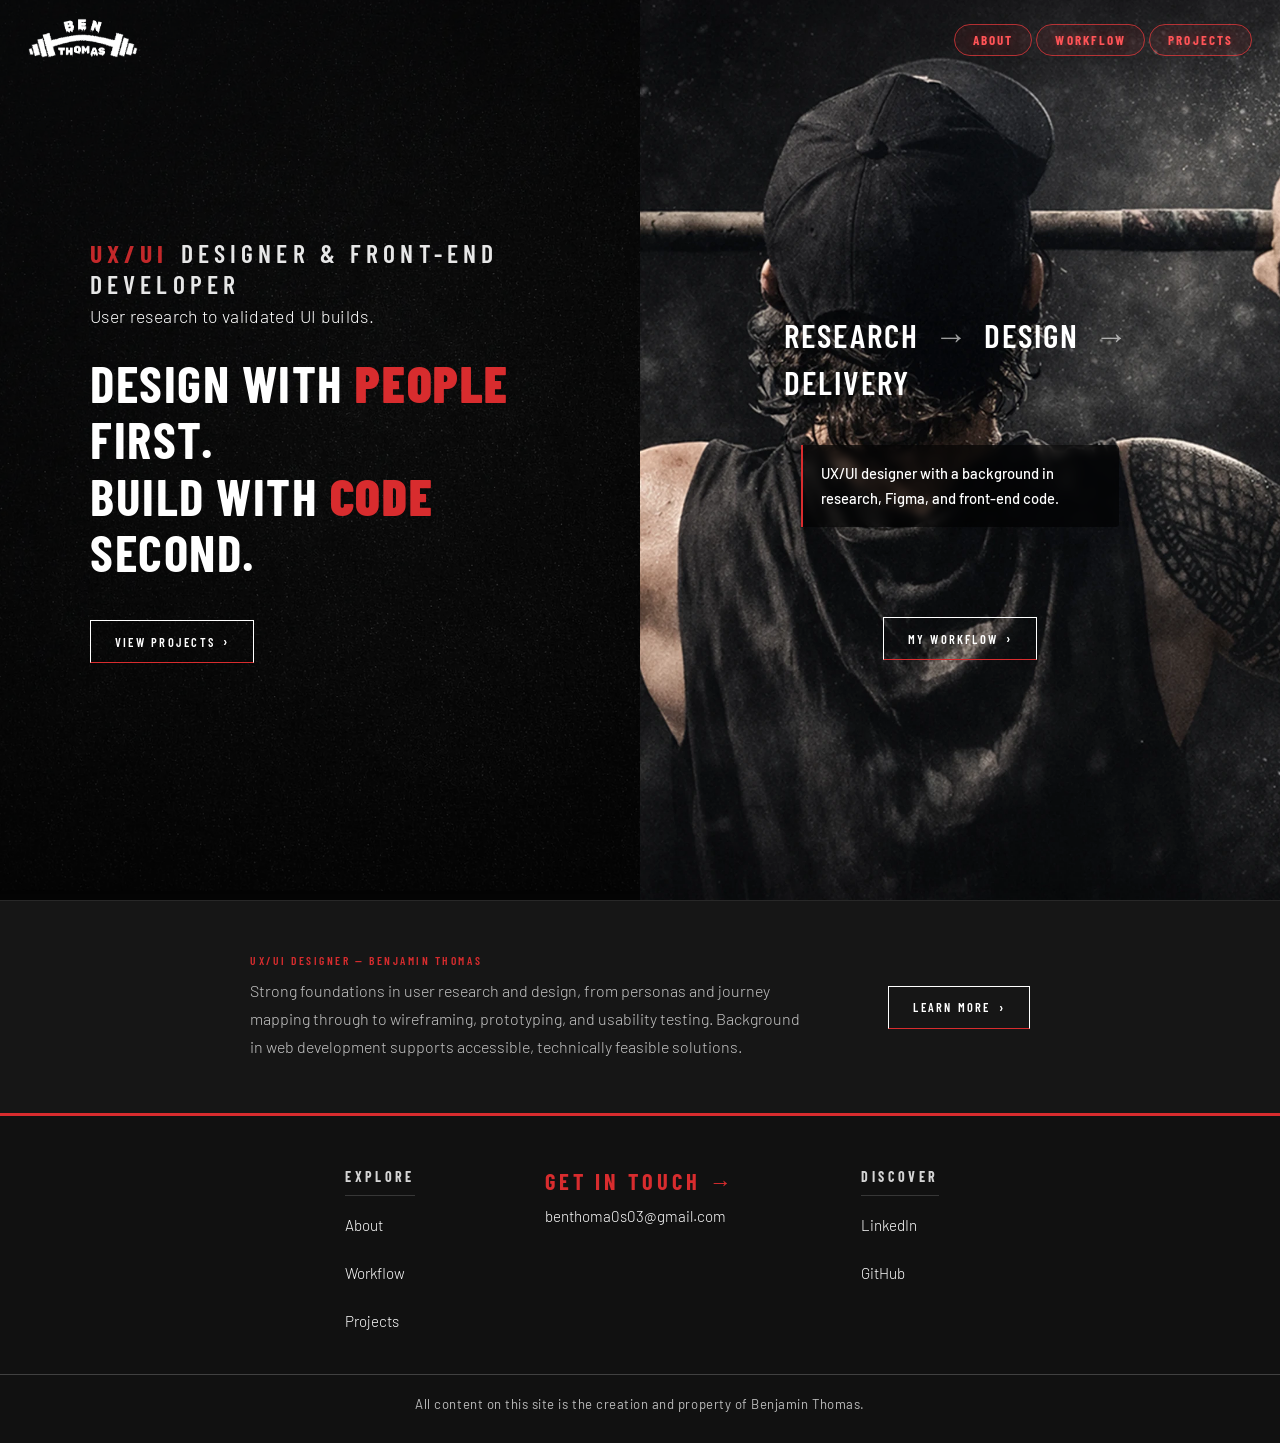
<file: index.html>
<!DOCTYPE html>
<html lang="en">
<head>
    <meta charset="UTF-8" />
    <meta name="viewport" content="width=device-width, initial-scale=1.0" />
    <title>Portfolio — Benjamin Thomas</title>
    <meta name="description" content="UX design portfolio of Ben Thomas — research, ideation, prototyping, testing, coding and delivery." />
    <link rel="preconnect" href="https://fonts.googleapis.com" />
    <link rel="preconnect" href="https://fonts.gstatic.com" crossorigin />
    <link href="https://fonts.googleapis.com/css2?family=Barlow+Condensed:wght@300;400;600;700&family=Barlow:wght@300;400;500&display=swap" rel="stylesheet" />
    <link rel="icon" href="images/favicon.ico" type="image/x-icon" />
    <link rel="stylesheet" href="css/style.css" />
    <link rel="stylesheet" href="css/grid.css" />
    <link rel="stylesheet" href="css/about.css" />
</head>
<body class="home-page">
    <!-- Navigation -->
    <nav class="site-nav">
        <a href="index.html" class="nav__logo">
            <img src="images/logo.webp" alt="Ben Thomas logo" />
        </a>
        <!--
            AI-assisted section:
            The mobile hamburger navigation toggle below was drafted with help from GitHub Copilot,
            then reviewed and edited for integration, styling, and accessibility within this project.
        -->
        <button class="nav-toggle" type="button" aria-controls="siteNavLinks" aria-expanded="false" aria-label="Open navigation menu">
            <span class="nav-toggle__bar"></span>
            <span class="nav-toggle__bar"></span>
            <span class="nav-toggle__bar"></span>
        </button>
        <ul class="nav__links" id="siteNavLinks">
            <li><a href="about.html" class="nav__link">About</a></li>
            <li><a href="workflow.html" class="nav__link">Workflow</a></li>
            <li><a href="projects.html" class="nav__link">Projects</a></li>
        </ul>
    </nav>
    <main id="main">
        <!-- Hero -->
        <section class="hero" id="hero">
            <article class="hero__left" id="heroLeft">
                <div class="hero__left-content">
                    <p class="hero__label"><span><strong>UX/UI</strong></span> Designer & Front-end Developer</p>
                    <p class="hero__sub">User research to validated UI builds.</p>
                    <h1 class="hero__statement">
                        Design with <strong>people</strong> first.<br>
                        Build with <strong>code</strong> second.
                    </h1>
                    <a href="projects.html" class="btn-outline">View Projects</a>
                </div>
            </article>
            <article class="hero__right" id="heroRight">
                <div class="hero__right-content">
                    <p class="hero__tagline">
                        Research <span class="arrow">&#x2192;</span> Design <span class="arrow">&#x2192;</span><br>
                        Delivery
                    </p>
                    <div class="hero__right-bio-wrap">
                        <p class="hero__right-bio">UX/UI designer with a background in research, Figma, and front-end code.</p>
                    </div>
                    <a href="workflow.html" class="btn-outline">My Workflow</a>
                </div>
            </article>
        </section>
        <!--
            AI-assisted section:
            The About Teaser strip below — layout, copy structure and CTA — was drafted with help from Claude AI,
            then reviewed and edited for integration, styling, and accessibility within this project.
        -->
        <!-- About Teaser -->
        <section class="about-teaser">
            <div class="about-teaser__inner">
                <div class="about-teaser__text">
                    <span class="about-teaser__label">UX/UI Designer &#x2014; Benjamin Thomas</span>
                    <p class="about-teaser__bio">Strong foundations in user research and design, from personas and journey mapping through to wireframing, prototyping, and usability testing. Background in web development supports accessible, technically feasible solutions.</p>
                </div>
                <div class="about-teaser__cta">
                    <a href="about.html" class="btn-outline">Learn More</a>
                </div>
            </div>
        </section>
    </main>
    <!-- Footer -->
    <footer class="site-footer">
        <div class="footer__grid">
            <div class="footer__col">
                <h2>Explore</h2>
                <nav>
                    <a href="about.html">About</a>
                    <a href="workflow.html">Workflow</a>
                    <a href="projects.html">Projects</a>
                </nav>
            </div>
            <div class="footer__col footer__col--contact">
                <p class="footer__contact-label">Get in touch &#x2192;</p>
                <a href="mailto:benthoma0s03@gmail.com" class="footer__email">benthoma0s03@gmail.com</a>
            </div>
            <div class="footer__col">
                <h2>Discover</h2>
                <nav>
                    <a href="https://www.linkedin.com/in/benjamin-david-thomas/" target="_blank" rel="noopener noreferrer">LinkedIn</a>
                    <a href="https://github.com/BenjaminDThomas" target="_blank" rel="noopener noreferrer">GitHub</a>
                </nav>
            </div>
        </div>
        <hr class="footer__divider" />
        <p class="footer__copy">All content on this site is the creation and property of Benjamin Thomas.</p>
    </footer>
    <!-- Scripts -->
        <script src="js/nav.js"></script>
        <script src="js/hero.js"></script>
</body>
</html>
</file>
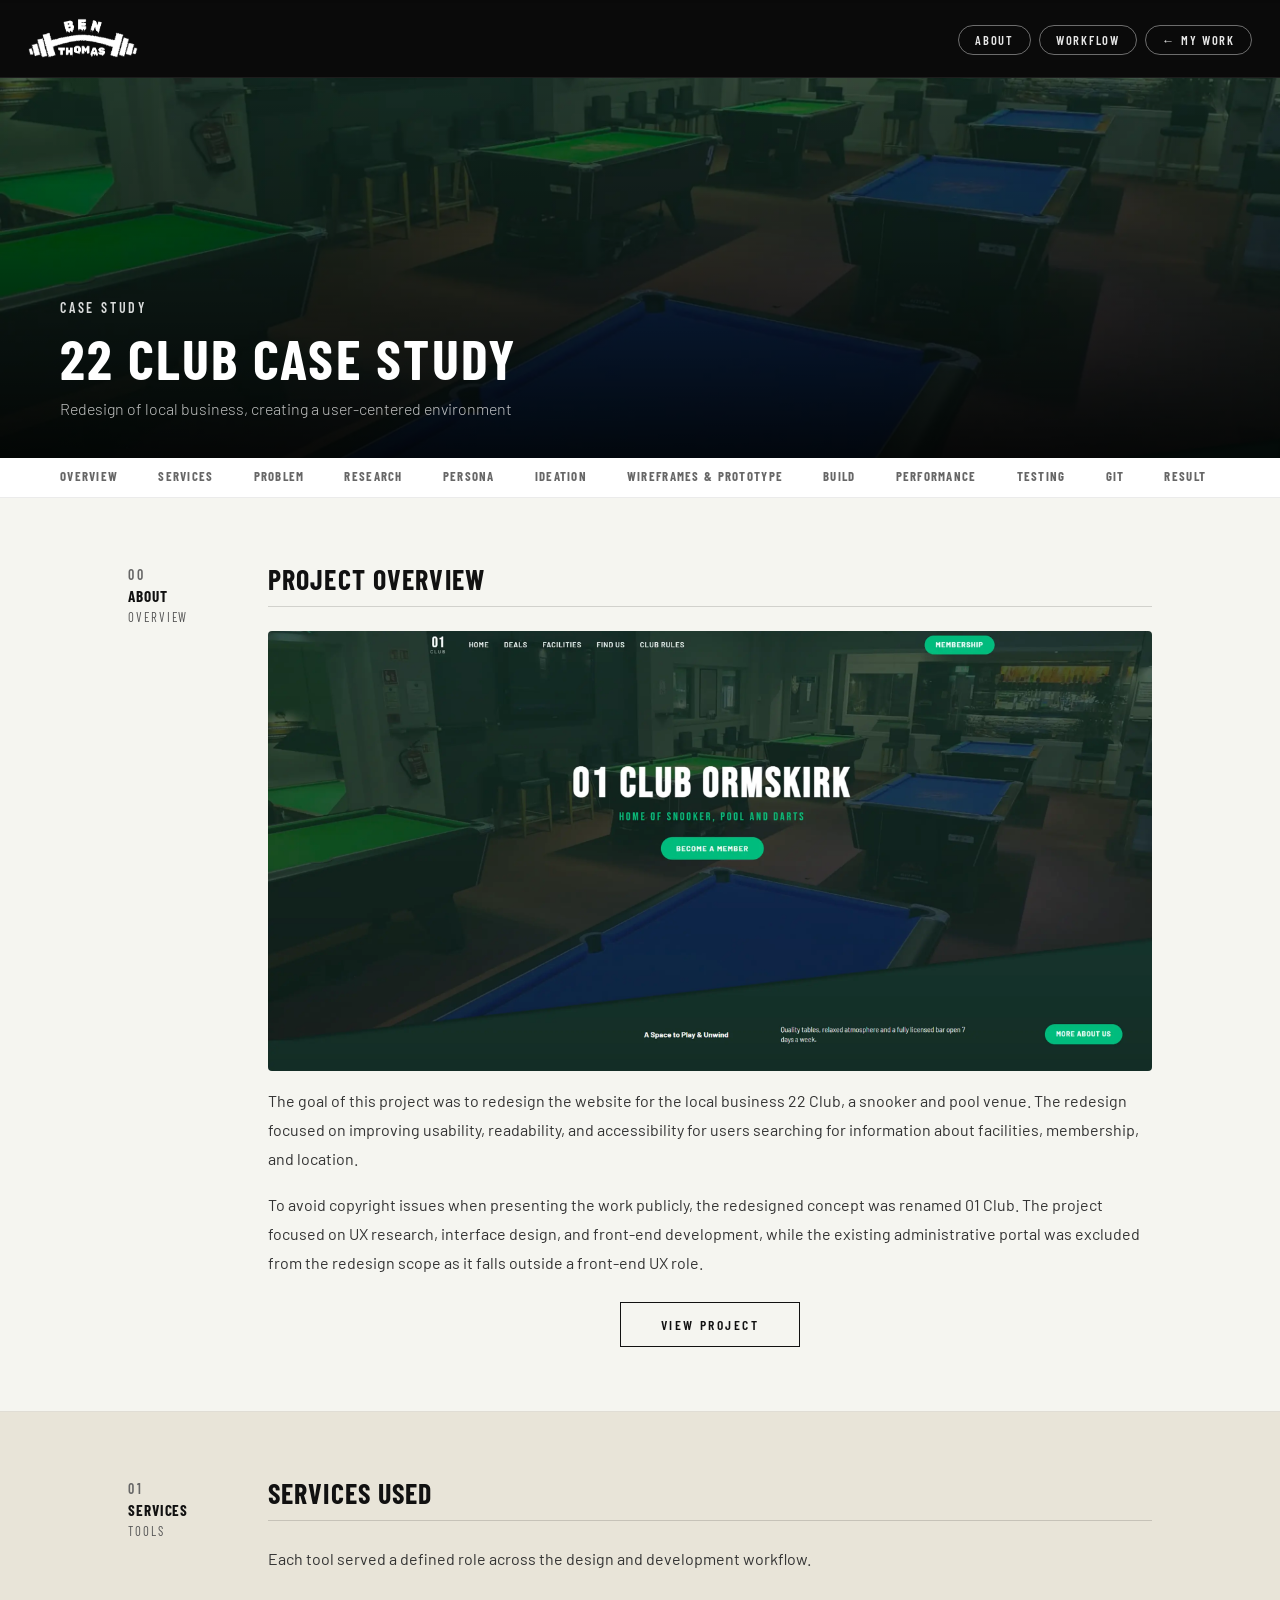
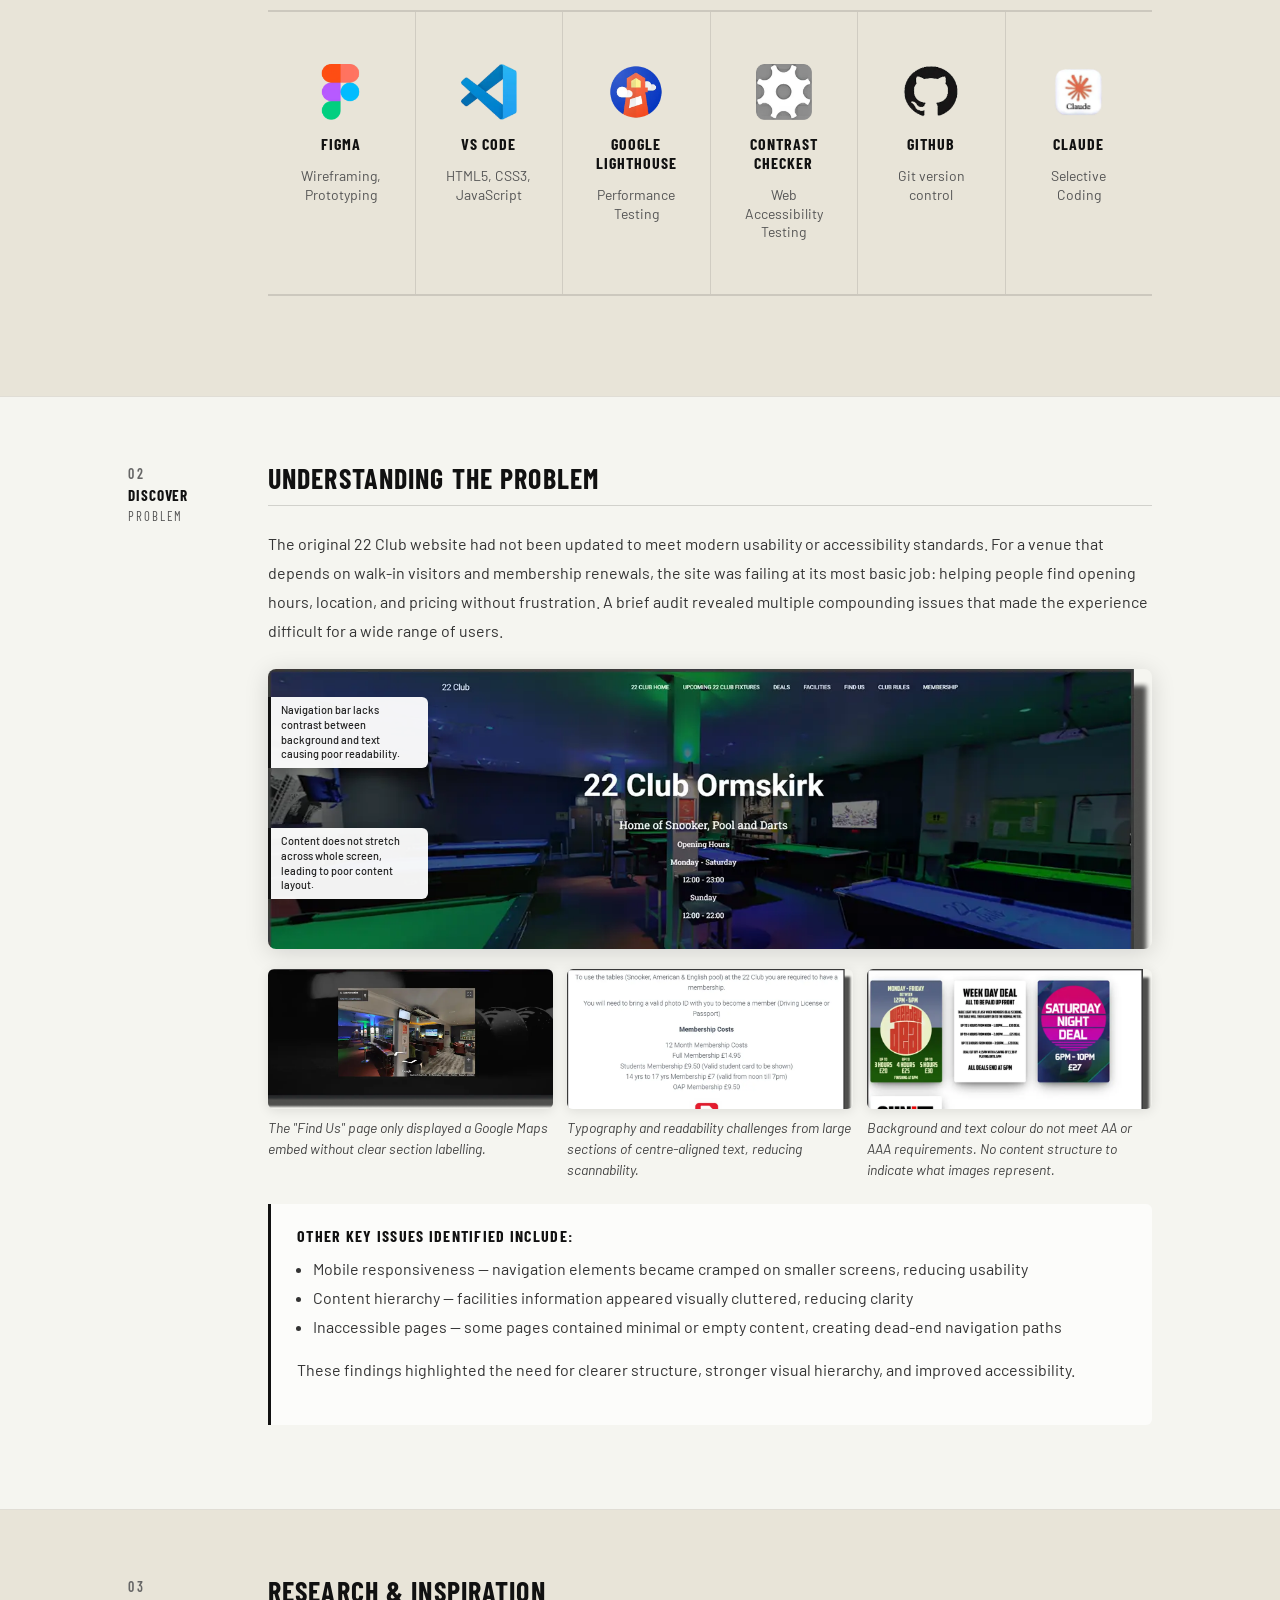
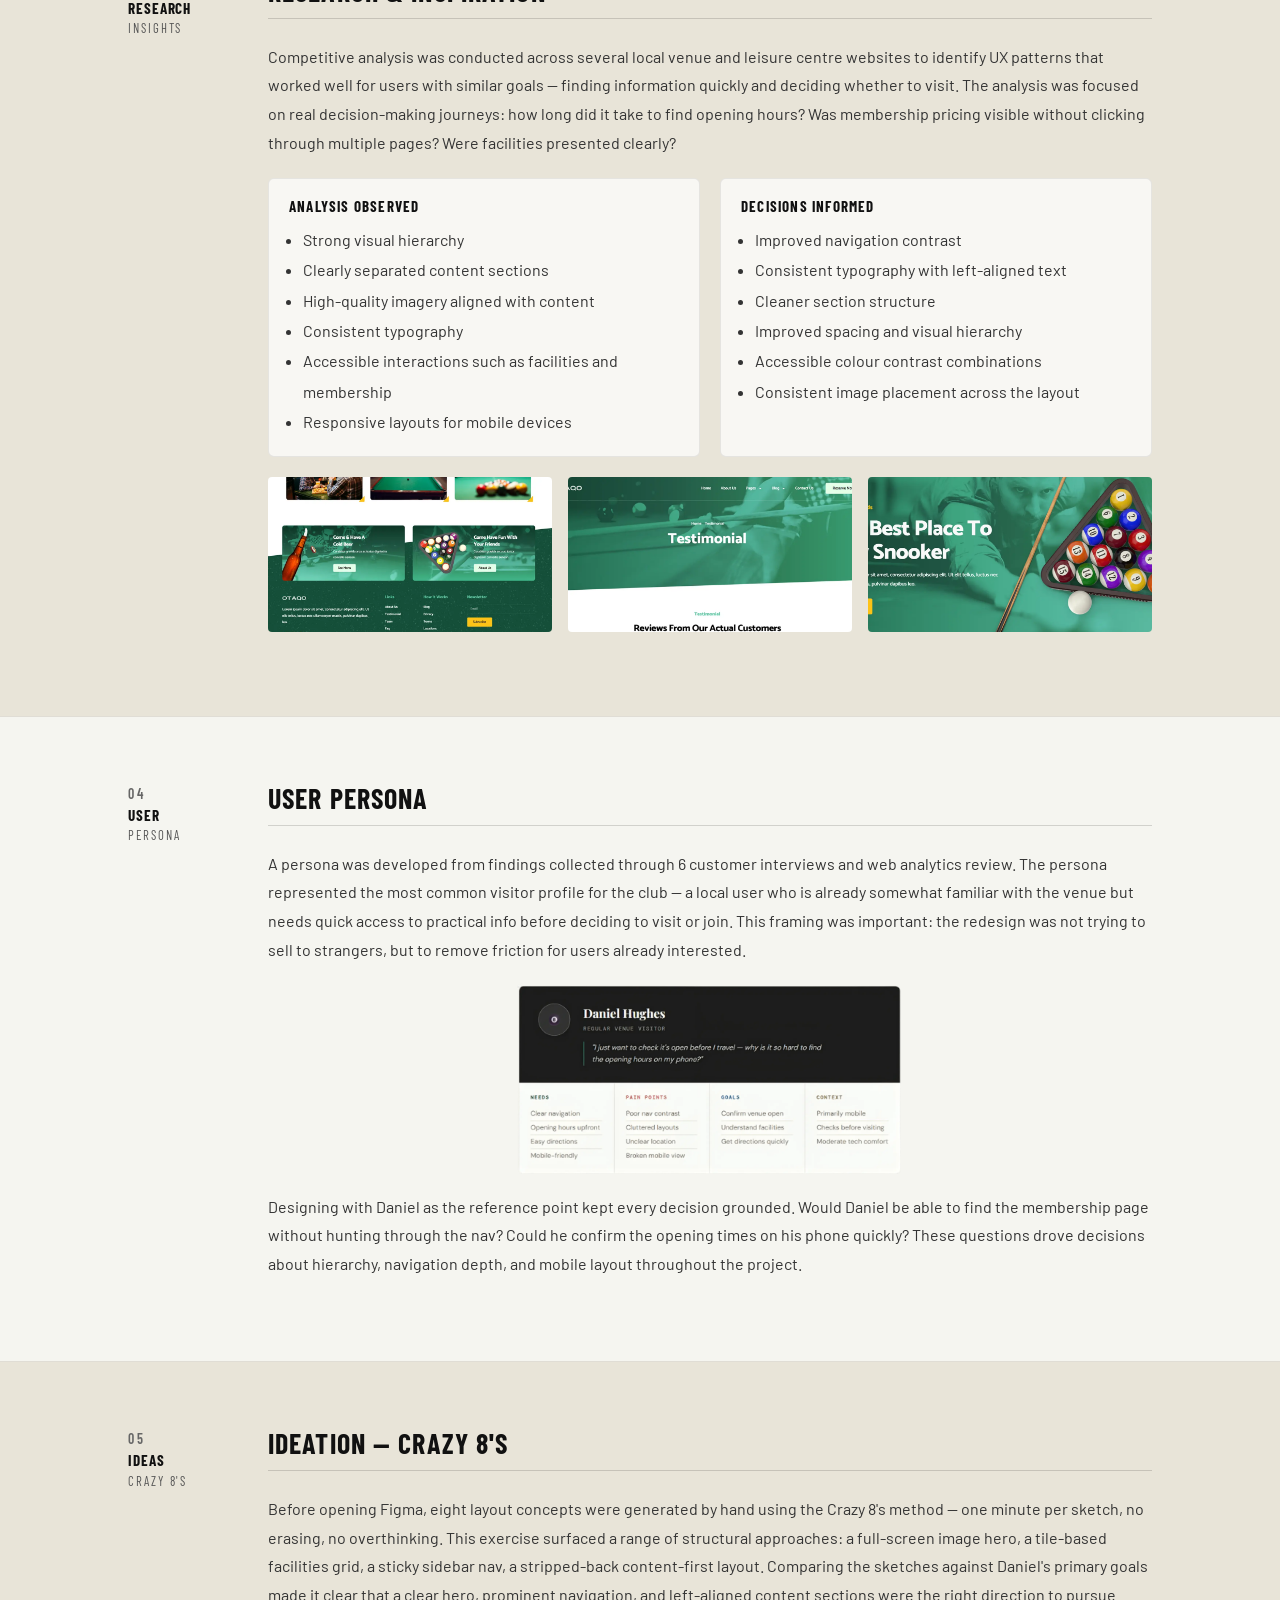
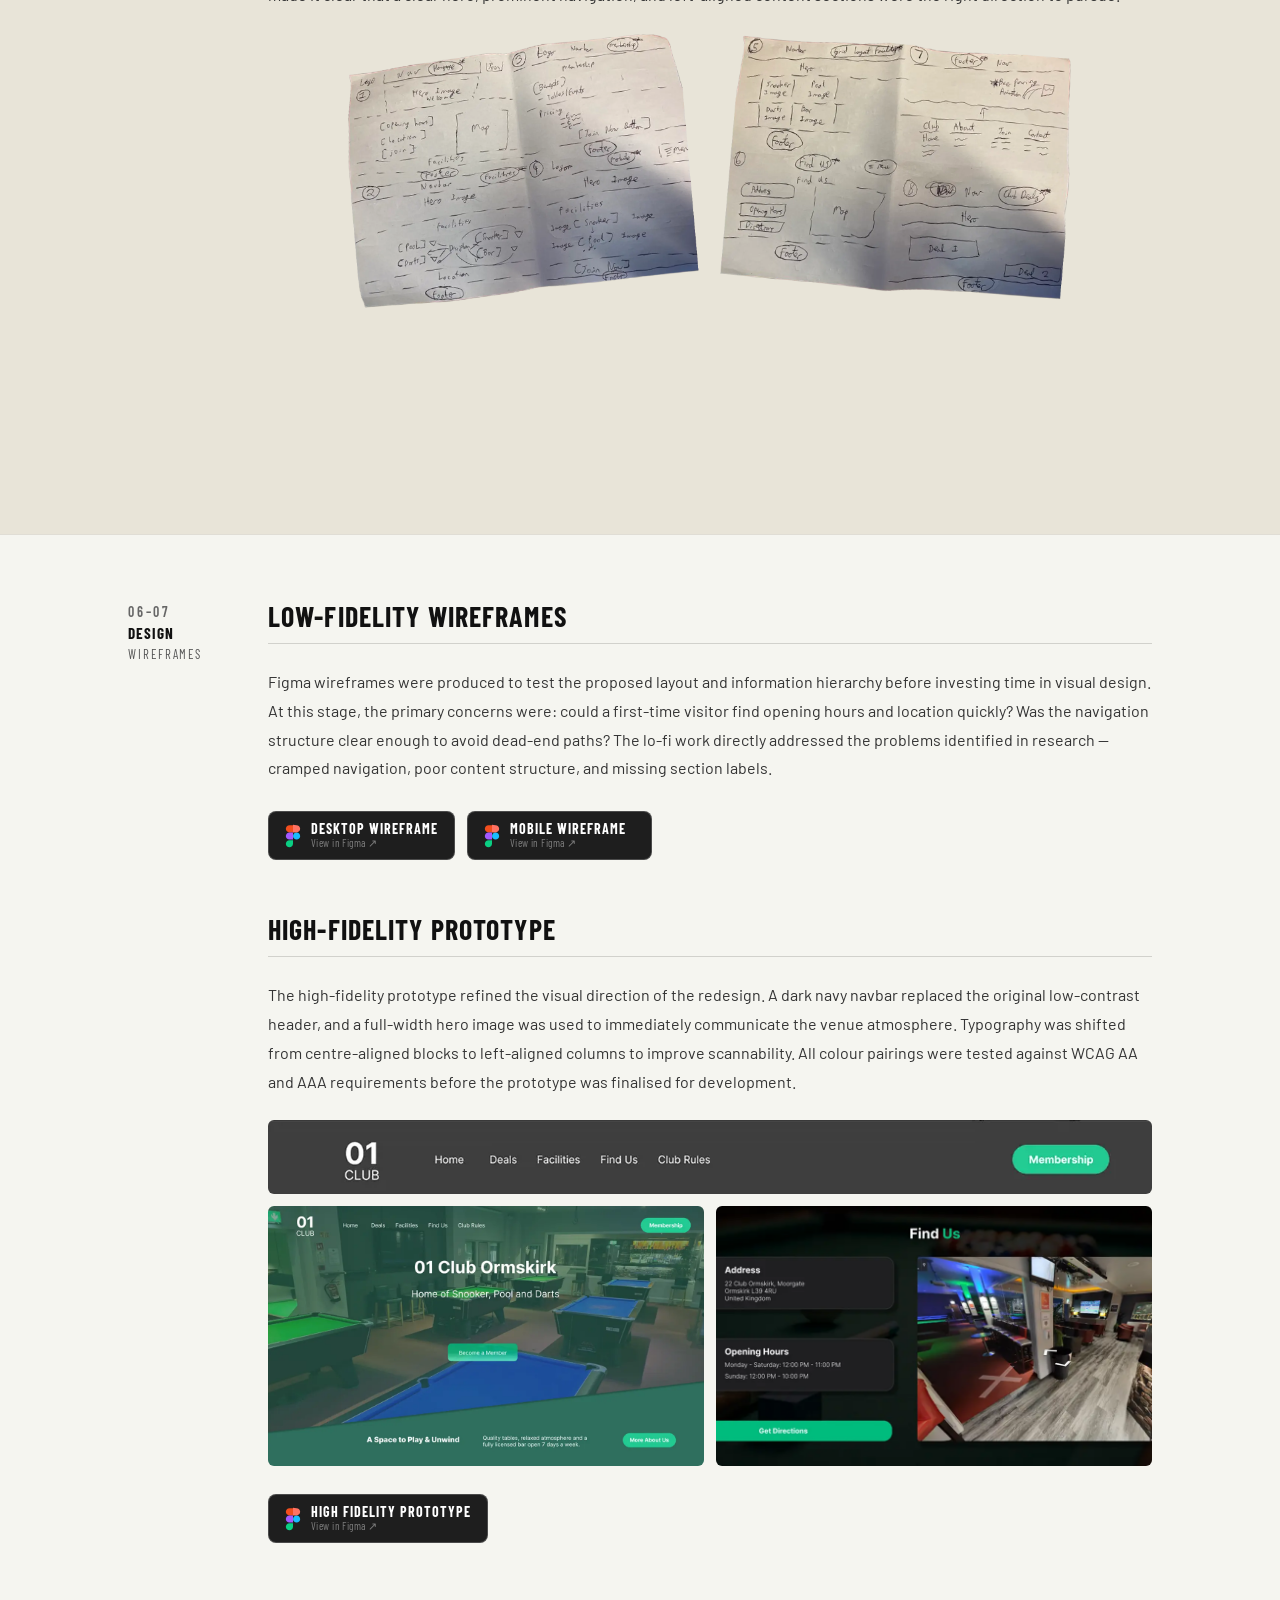
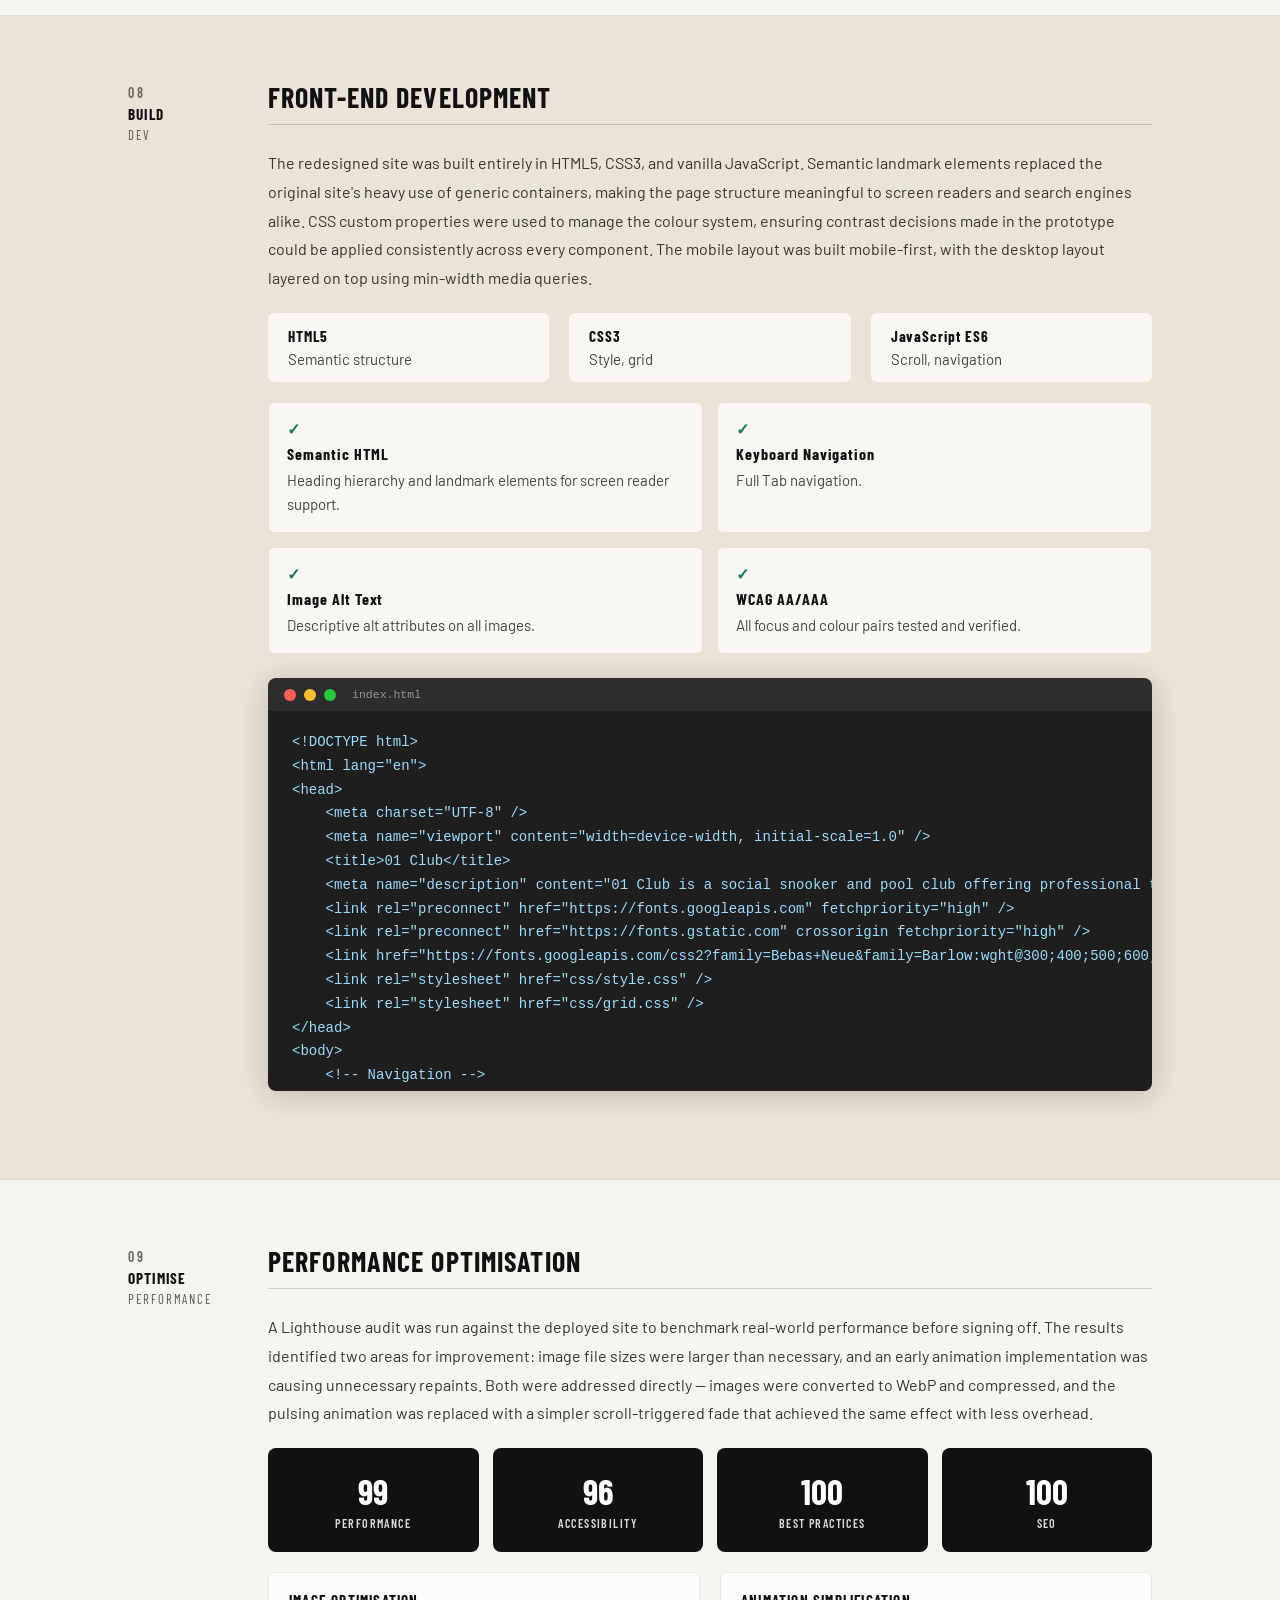
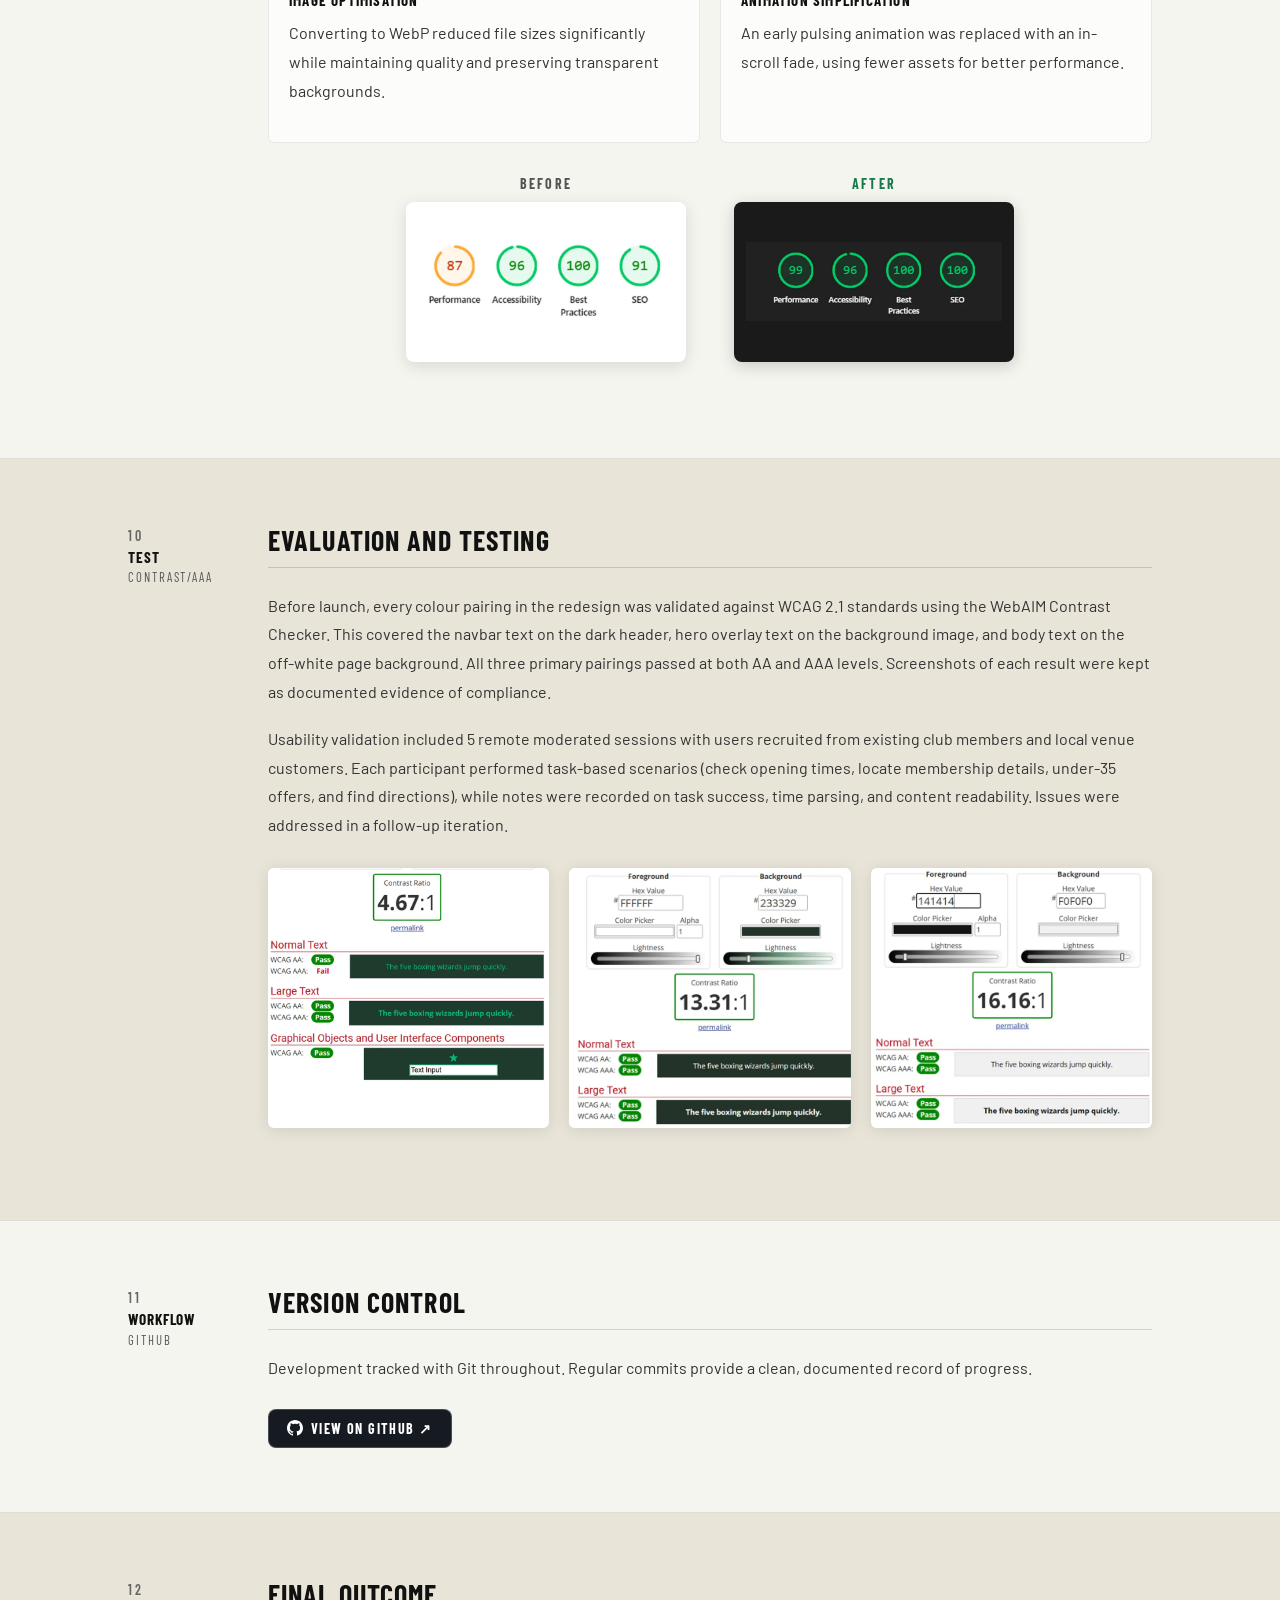
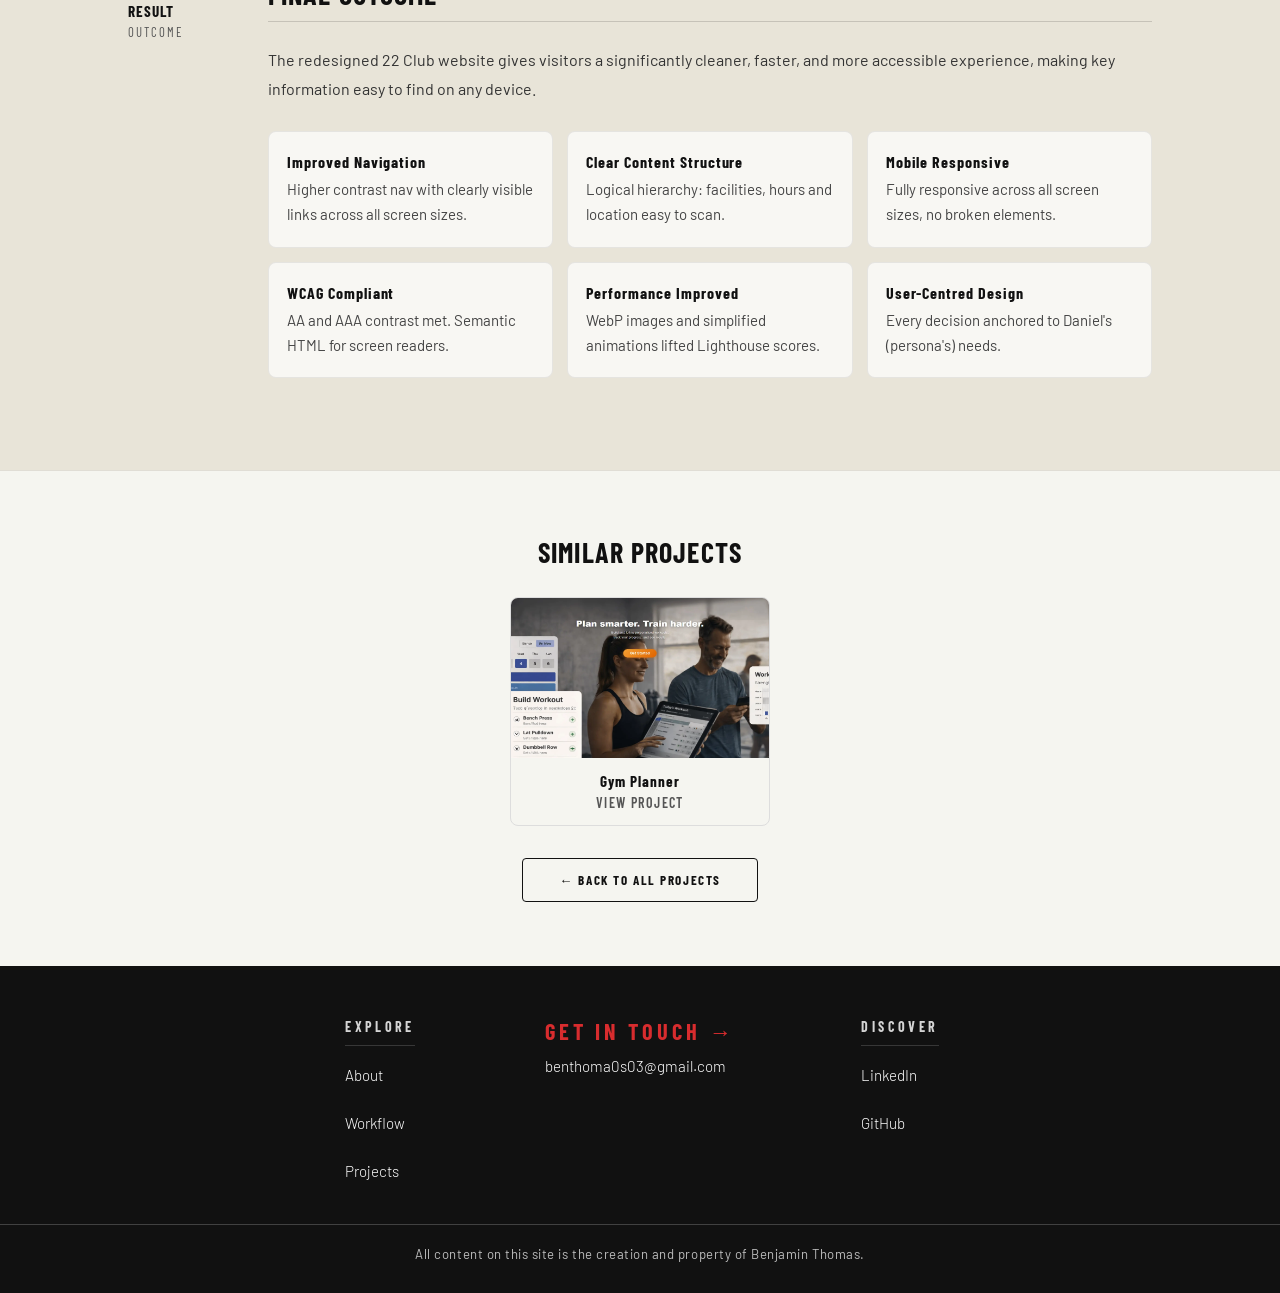
<file: 22-club.html>
<!DOCTYPE html>
<html lang="en">
<head>
    <meta charset="UTF-8" />
    <meta name="viewport" content="width=device-width, initial-scale=1.0" />
    <title>22 Club Case Study — Benjamin Thomas</title>
    <meta name="description" content="UX case study: Redesign of 22 Club, a local snooker and pool venue, creating a user-centred environment." />
    <meta property="og:title" content="22 Club Case Study — Benjamin Thomas" />
    <meta property="og:description" content="UX case study: Redesign of 22 Club — improving usability for a local venue website." />
    <meta property="og:type" content="website" />
    <link rel="preconnect" href="https://fonts.googleapis.com" />
    <link rel="preconnect" href="https://fonts.gstatic.com" crossorigin />
    <link href="https://fonts.googleapis.com/css2?family=Barlow+Condensed:wght@300;400;600;700&family=Barlow:wght@300;400;500&display=swap" rel="stylesheet" />
    <link rel="icon" href="images/favicon.ico" type="image/x-icon" />
    <link rel="stylesheet" href="css/style.css" />
    <link rel="stylesheet" href="css/grid.css" />
    <link rel="stylesheet" href="css/case-study.css" />
    <link rel="stylesheet" href="css/about.css" />
</head>
<body class="case-study-page">

    <nav class="site-nav">
        <a href="index.html" class="nav__logo">
            <img src="images/logo.webp" alt="Ben Thomas logo" width="110" height="42" />
        </a>
        <!--
            AI-assisted section:
            The mobile hamburger navigation toggle below was drafted with help from GitHub Copilot,
            then reviewed and edited for integration, styling, and accessibility within this project.
        -->
        <button class="cs-nav-toggle" id="csNavToggle" type="button" aria-controls="csNavLinks" aria-expanded="false" aria-label="Open case study navigation menu">
            <span class="cs-nav-toggle__bar"></span>
            <span class="cs-nav-toggle__bar"></span>
            <span class="cs-nav-toggle__bar"></span>
        </button>
        <ul class="nav__links" id="csNavLinks">
            <li><a href="about.html" class="nav__back nav__link">About</a></li>
            <li><a href="workflow.html" class="nav__back nav__link">Workflow</a></li>
            <li><a href="projects.html" class="nav__back nav__link">← My Work</a></li>
        </ul>
    </nav>

    <header class="cs-hero">
        <img src="case_studies/22_club/hero_banner.webp" alt="22 Club snooker venue interior" class="cs-hero__img" />
        <div class="cs-hero__overlay"></div>
        <div class="cs-hero__content">
            <p class="cs-hero__label">Case Study</p>
            <h1 class="cs-hero__title">22 Club Case Study</h1>
            <p class="cs-hero__sub">Redesign of local business, creating a user-centered environment</p>
        </div>
    </header>

    <!--
        AI-assisted section:
        The sticky section navigation bar and reading progress bar below were drafted with help from Claude AI,
        then reviewed and edited for integration, styling, and accessibility within this project.
    -->
    <nav class="cs-section-nav">
        <ul class="cs-section-nav__list">
            <li><a href="#overview">Overview</a></li>
            <li><a href="#services">Services</a></li>
            <li><a href="#problem">Problem</a></li>
            <li><a href="#research">Research</a></li>
            <li><a href="#persona">Persona</a></li>
            <li><a href="#ideation">Ideation</a></li>
            <li><a href="#lofi">Wireframes &amp; Prototype</a></li>
            <li><a href="#build">Build</a></li>
            <li><a href="#performance">Performance</a></li>
            <li><a href="#testing">Testing</a></li>
            <li><a href="#version-control">Git</a></li>
            <li><a href="#result">Result</a></li>
        </ul>
        <div class="cs-section-nav__mobile">
            <button class="cs-section-nav__toggle" type="button" aria-controls="cs-section-dropdown" aria-expanded="false">
                <span class="cs-section-nav__toggle-label">Contents</span>
                <svg class="cs-section-nav__toggle-icon" width="12" height="12" viewBox="0 0 12 12">
                    <path d="M2 4l4 4 4-4" fill="none" stroke="currentColor" stroke-width="2" stroke-linecap="round" stroke-linejoin="round"/>
                </svg>
            </button>
            <ul class="cs-section-nav__dropdown" id="cs-section-dropdown" hidden>
                <li><a href="#overview">00 — Overview</a></li>
                <li><a href="#services">01 — Services</a></li>
                <li><a href="#problem">02 — Problem</a></li>
                <li><a href="#research">03 — Research</a></li>
                <li><a href="#persona">04 — Persona</a></li>
                <li><a href="#ideation">05 — Ideation</a></li>
                <li><a href="#lofi">06–07 — Wireframes &amp; Prototype</a></li>
                <li><a href="#build">08 — Build</a></li>
                <li><a href="#performance">09 — Performance</a></li>
                <li><a href="#testing">10 — Testing</a></li>
                <li><a href="#version-control">11 — Git</a></li>
                <li><a href="#result">12 — Result</a></li>
            </ul>
        </div>
    </nav>

    <div class="cs-progress-bar" id="csProgressBar">
        <div class="cs-progress-bar__fill" id="csProgressFill"></div>
    </div>

    <main class="cs-main" id="main-content">

        <!-- Overview -->
        <section class="cs-section" id="overview" tabindex="0">
            <div class="cs-container">
                <div class="cs-section__meta"><span class="cs-section__num">00</span><h2 class="cs-section__label" id="overview-title">About<br><span>OVERVIEW</span></h2></div>
                <div class="cs-section__body">
                    <h3 class="cs-section__heading">Project Overview</h3>
                    <div class="cs-rule"></div>
                    <img src="case_studies/22_club/new_hero_banner.webp" alt="Redesigned 22 Club website hero banner" class="cs-img cs-img--full" loading="lazy" />
                    <p class="cs-text">The goal of this project was to redesign the website for the local business 22 Club, a snooker and pool venue. The redesign focused on improving usability, readability, and accessibility for users searching for information about facilities, membership, and location.</p>
                    <p class="cs-text">To avoid copyright issues when presenting the work publicly, the redesigned concept was renamed 01 Club. The project focused on UX research, interface design, and front-end development, while the existing administrative portal was excluded from the redesign scope as it falls outside a front-end UX role.</p>
                    <a href="https://22clubnewdesign.netlify.app/" target="_blank" rel="noopener noreferrer" class="cs-btn">View Project</a>
                </div>
            </div>
        </section>

        <!-- Services -->
        <section class="cs-section" id="services" tabindex="0">
            <div class="cs-container cs-container--center">
                <div class="cs-section__meta"><span class="cs-section__num">01</span><h2 class="cs-section__label" id="services-title">Services<br><span>TOOLS</span></h2></div>
                <div class="cs-section__body cs-section__body--center">
                    <h3 class="cs-section__heading cs-section__heading--center">Services Used</h3>
                    <div class="cs-rule cs-rule--center"></div>
                    <p class="cs-text cs-text--center">Each tool served a defined role across the design and development workflow.</p>
                    <ul class="cs-tools">
                        <li class="cs-tool"><a href="#lofi" class="cs-tool__link"><img src="case_studies/22_club/figma_logo.webp" alt="Figma" class="cs-tool__logo" loading="lazy" /><strong class="cs-tool__name">Figma</strong><span class="cs-tool__desc">Wireframing, Prototyping</span></a></li>
                        <li class="cs-tool"><a href="#build" class="cs-tool__link"><img src="case_studies/22_club/vs_code_logo.webp" alt="VS Code" class="cs-tool__logo" loading="lazy" /><strong class="cs-tool__name">VS Code</strong><span class="cs-tool__desc">HTML5, CSS3, JavaScript</span></a></li>
                        <li class="cs-tool"><a href="#performance" class="cs-tool__link"><img src="case_studies/22_club/google_lighthouse_logo.webp" alt="Google Lighthouse" class="cs-tool__logo" loading="lazy" /><strong class="cs-tool__name">Google Lighthouse</strong><span class="cs-tool__desc">Performance Testing</span></a></li>
                        <li class="cs-tool"><a href="#testing" class="cs-tool__link"><img src="case_studies/22_club/contrast_checker_logo.webp" alt="Contrast Checker" class="cs-tool__logo" loading="lazy" /><strong class="cs-tool__name">Contrast Checker</strong><span class="cs-tool__desc">Web Accessibility Testing</span></a></li>
                        <li class="cs-tool"><a href="#version-control" class="cs-tool__link"><img src="case_studies/22_club/github_logo.webp" alt="GitHub" class="cs-tool__logo" loading="lazy" /><strong class="cs-tool__name">GitHub</strong><span class="cs-tool__desc">Git version control</span></a></li>
                        <li class="cs-tool"><a href="#build" class="cs-tool__link"><img src="case_studies/22_club/claude_logo.webp" alt="Claude" class="cs-tool__logo" loading="lazy" /><strong class="cs-tool__name">Claude</strong><span class="cs-tool__desc">Selective Coding</span></a></li>
                    </ul>
                </div>
            </div>
        </section>

        <!-- Problem -->
        <section class="cs-section" id="problem" tabindex="0">
            <div class="cs-container">
                <div class="cs-section__meta"><span class="cs-section__num">02</span><h2 class="cs-section__label" id="problem-title">Discover<br><span>PROBLEM</span></h2></div>
                <div class="cs-section__body">
                    <h3 class="cs-section__heading">Understanding The Problem</h3>
                    <div class="cs-rule"></div>
                    <p class="cs-text">The original 22 Club website had not been updated to meet modern usability or accessibility standards. For a venue that depends on walk-in visitors and membership renewals, the site was failing at its most basic job: helping people find opening hours, location, and pricing without frustration. A brief audit revealed multiple compounding issues that made the experience difficult for a wide range of users.</p>
                    <div class="cs-problem-wrap">
                        <div class="cs-problem-hero">
                            <img src="case_studies/22_club/existing_hero_banner.webp" alt="Existing 22 Club homepage showing poor navigation contrast and cramped content layout" loading="lazy" />
                            <div class="cs-problem-chips">
                                <span class="cs-chip cs-chip--1">Navigation bar lacks contrast between background and text causing poor readability.</span>
                                <span class="cs-chip cs-chip--2">Content does not stretch across whole screen, leading to poor content layout.</span>
                            </div>
                        </div>
                        <div class="cs-problem-grid3">
                            <div class="cs-problem-grid3__item"><img src="case_studies/22_club/existing_find_us_section.webp" alt="Existing Find Us page — only a Google Maps embed with no section labelling" loading="lazy" /><p class="cs-problem-grid3__cap">The "Find Us" page only displayed a Google Maps embed without clear section labelling.</p></div>
                            <div class="cs-problem-grid3__item"><img src="case_studies/22_club/existing_membership_text_layout.webp" alt="Existing membership page — large sections of centre-aligned text reducing readability" loading="lazy" /><p class="cs-problem-grid3__cap">Typography and readability challenges from large sections of centre-aligned text, reducing scannability.</p></div>
                            <div class="cs-problem-grid3__item"><img src="case_studies/22_club/existing_club_deals.webp" alt="Existing club deals page — poor colour contrast not meeting AA or AAA requirements" loading="lazy" /><p class="cs-problem-grid3__cap">Background and text colour do not meet AA or AAA requirements. No content structure to indicate what images represent.</p></div>
                        </div>
                    </div>
                    <div class="cs-callout">
                        <h4 class="cs-callout__title">Other key issues identified include:</h4>
                        <ul class="cs-callout__list">
                            <li>Mobile responsiveness — navigation elements became cramped on smaller screens, reducing usability</li>
                            <li>Content hierarchy — facilities information appeared visually cluttered, reducing clarity</li>
                            <li>Inaccessible pages — some pages contained minimal or empty content, creating dead-end navigation paths</li>
                        </ul>
                        <p class="cs-text">These findings highlighted the need for clearer structure, stronger visual hierarchy, and improved accessibility.</p>
                    </div>
                </div>
            </div>
        </section>

        <!-- Research -->
        <section class="cs-section" id="research" tabindex="0">
            <div class="cs-container">
                <div class="cs-section__meta"><span class="cs-section__num">03</span><h2 class="cs-section__label" id="research-title">Research<br><span>INSIGHTS</span></h2></div>
                <div class="cs-section__body">
                    <h3 class="cs-section__heading">Research &amp; Inspiration</h3>
                    <div class="cs-rule"></div>
                    <p class="cs-text">Competitive analysis was conducted across several local venue and leisure centre websites to identify UX patterns that worked well for users with similar goals — finding information quickly and deciding whether to visit. The analysis was focused on real decision-making journeys: how long did it take to find opening hours? Was membership pricing visible without clicking through multiple pages? Were facilities presented clearly?</p>
                    <div class="cs-two-col">
                        <div class="cs-findings"><h4 class="cs-findings__title">Analysis Observed</h4><ul class="cs-findings__list"><li>Strong visual hierarchy</li><li>Clearly separated content sections</li><li>High-quality imagery aligned with content</li><li>Consistent typography</li><li>Accessible interactions such as facilities and membership</li><li>Responsive layouts for mobile devices</li></ul></div>
                        <div class="cs-findings"><h4 class="cs-findings__title">Decisions Informed</h4><ul class="cs-findings__list"><li>Improved navigation contrast</li><li>Consistent typography with left-aligned text</li><li>Cleaner section structure</li><li>Improved spacing and visual hierarchy</li><li>Accessible colour contrast combinations</li><li>Consistent image placement across the layout</li></ul></div>
                    </div>
                    <figure class="cs-ref-grid">
                        <img src="case_studies/22_club/otaqo_reference_website3.webp" alt="Reference website 3 — showing strong visual hierarchy and section separation" class="cs-img" loading="lazy" />
                        <img src="case_studies/22_club/otaqo_reference_website2.webp" alt="Reference website 2 — showing consistent typography and imagery use" class="cs-img" loading="lazy" />
                        <img src="case_studies/22_club/otaqo_reference_website.webp" alt="Reference website 1 — showing responsive layout and accessible navigation" class="cs-img" loading="lazy" />
                    </figure>
                </div>
            </div>
        </section>

        <!-- Persona -->
        <section class="cs-section" id="persona" tabindex="0">
            <div class="cs-container cs-container--center">
                <div class="cs-section__meta"><span class="cs-section__num">04</span><h2 class="cs-section__label" id="persona-title">User<br><span>PERSONA</span></h2></div>
                <div class="cs-section__body cs-section__body--center">
                    <h3 class="cs-section__heading cs-section__heading--center">User Persona</h3>
                    <div class="cs-rule cs-rule--center"></div>
                    <p class="cs-text cs-text--center">A persona was developed from findings collected through 6 customer interviews and web analytics review. The persona represented the most common visitor profile for the club — a local user who is already somewhat familiar with the venue but needs quick access to practical info before deciding to visit or join. This framing was important: the redesign was not trying to sell to strangers, but to remove friction for users already interested.</p>
                    <img src="case_studies/22_club/persona.webp" alt="User persona: Daniel Hughes — a local club visitor seeking venue information and membership details" class="cs-img cs-img--contained" loading="lazy" />
                    <p class="cs-text cs-text--center">Designing with Daniel as the reference point kept every decision grounded. Would Daniel be able to find the membership page without hunting through the nav? Could he confirm the opening times on his phone quickly? These questions drove decisions about hierarchy, navigation depth, and mobile layout throughout the project.</p>
                </div>
            </div>
        </section>

        <!-- Ideation -->
        <section class="cs-section" id="ideation" tabindex="0">
            <div class="cs-container">
                <div class="cs-section__meta"><span class="cs-section__num">05</span><h2 class="cs-section__label" id="ideation-title">Ideas<br><span>CRAZY 8'S</span></h2></div>
                <div class="cs-section__body">
                    <h3 class="cs-section__heading">Ideation — Crazy 8's</h3>
                    <div class="cs-rule"></div>
                    <p class="cs-text">Before opening Figma, eight layout concepts were generated by hand using the Crazy 8's method — one minute per sketch, no erasing, no overthinking. This exercise surfaced a range of structural approaches: a full-screen image hero, a tile-based facilities grid, a sticky sidebar nav, a stripped-back content-first layout. Comparing the sketches against Daniel's primary goals made it clear that a clear hero, prominent navigation, and left-aligned content sections were the right direction to pursue.</p>
                    <figure class="cs-img-pair cs-img-pair--equal">
                        <img src="case_studies/22_club/crazy8_1.webp" alt="Crazy 8s sketching sheet 1 — eight rapid layout concepts" class="cs-img" loading="lazy" />
                        <img src="case_studies/22_club/crazy8_2.webp" alt="Crazy 8s sketching sheet 2 — eight rapid layout concepts" class="cs-img" loading="lazy" />
                    </figure>
                </div>
            </div>
        </section>

        <!--
            AI-assisted section:
            The Figma wireframe link buttons and hi-fi prototype image layout below were drafted with help from Claude AI,
            then reviewed and edited for integration, styling, and accessibility within this project.
        -->
        <!-- Lo-Fi Wireframes & Hi-Fi Prototype — merged section -->
        <section class="cs-section" id="lofi" tabindex="0">
            <div class="cs-container">
                <div class="cs-section__meta">
                    <span class="cs-section__num">06–07</span>
                    <h2 class="cs-section__label" id="lofi-title">Design<br><span>WIREFRAMES</span></h2>
                </div>
                <div class="cs-section__body">
                    <h3 class="cs-section__heading">Low-Fidelity Wireframes</h3>
                    <div class="cs-rule"></div>
                    <p class="cs-text">Figma wireframes were produced to test the proposed layout and information hierarchy before investing time in visual design. At this stage, the primary concerns were: could a first-time visitor find opening hours and location quickly? Was the navigation structure clear enough to avoid dead-end paths? The lo-fi work directly addressed the problems identified in research — cramped navigation, poor content structure, and missing section labels.</p>
                    <div class="cs-figma-links cs-figma-links--lofi">
                        <a
                            href="https://www.figma.com/design/glhj2YweI8jbUk3nFyGhC7/22-Club?node-id=248-104&t=F8IYb4R05q5RPixR-1"
                            target="_blank"
                            rel="noopener noreferrer"
                            class="cs-figma-btn"
                        >
                            <svg class="cs-figma-btn__icon" viewBox="0 0 38 57" xmlns="http://www.w3.org/2000/svg" width="16" height="24"><path d="M19 28.5C19 23.806 22.806 20 27.5 20C32.194 20 36 23.806 36 28.5C36 33.194 32.194 37 27.5 37C22.806 37 19 33.194 19 28.5Z" fill="#1ABCFE"/><path d="M2 47C2 42.306 5.806 38.5 10.5 38.5H19V47C19 51.694 15.194 55.5 10.5 55.5C5.806 55.5 2 51.694 2 47Z" fill="#0ACF83"/><path d="M19 2V20H27.5C32.194 20 36 16.194 36 11.5C36 6.806 32.194 3 27.5 3L19 2Z" fill="#FF7262"/><path d="M2 11.5C2 16.194 5.806 20 10.5 20H19V3H10.5C5.806 3 2 6.806 2 11.5Z" fill="#F24E1E"/><path d="M2 28.5C2 33.194 5.806 37 10.5 37H19V20H10.5C5.806 20 2 23.806 2 28.5Z" fill="#A259FF"/></svg>
                            <span class="cs-figma-btn__text"><strong>Desktop Wireframe</strong><span>View in Figma ↗</span></span>
                        </a>
                        <a
                            href="https://www.figma.com/design/glhj2YweI8jbUk3nFyGhC7/22-Club?node-id=0-1&t=F8IYb4R05q5RPixR-1"
                            target="_blank"
                            rel="noopener noreferrer"
                            class="cs-figma-btn"
                        >
                            <svg class="cs-figma-btn__icon" viewBox="0 0 38 57" xmlns="http://www.w3.org/2000/svg" width="16" height="24"><path d="M19 28.5C19 23.806 22.806 20 27.5 20C32.194 20 36 23.806 36 28.5C36 33.194 32.194 37 27.5 37C22.806 37 19 33.194 19 28.5Z" fill="#1ABCFE"/><path d="M2 47C2 42.306 5.806 38.5 10.5 38.5H19V47C19 51.694 15.194 55.5 10.5 55.5C5.806 55.5 2 51.694 2 47Z" fill="#0ACF83"/><path d="M19 2V20H27.5C32.194 20 36 16.194 36 11.5C36 6.806 32.194 3 27.5 3L19 2Z" fill="#FF7262"/><path d="M2 11.5C2 16.194 5.806 20 10.5 20H19V3H10.5C5.806 3 2 6.806 2 11.5Z" fill="#F24E1E"/><path d="M2 28.5C2 33.194 5.806 37 10.5 37H19V20H10.5C5.806 20 2 23.806 2 28.5Z" fill="#A259FF"/></svg>
                            <span class="cs-figma-btn__text"><strong>Mobile Wireframe</strong><span>View in Figma ↗</span></span>
                        </a>
                    </div>

                    <h3 class="cs-section__heading cs-section__heading--hifi-sub" id="hifi">High-Fidelity Prototype</h3>
                    <div class="cs-rule"></div>
                    <p class="cs-text">The high-fidelity prototype refined the visual direction of the redesign. A dark navy navbar replaced the original low-contrast header, and a full-width hero image was used to immediately communicate the venue atmosphere. Typography was shifted from centre-aligned blocks to left-aligned columns to improve scannability. All colour pairings were tested against WCAG AA and AAA requirements before the prototype was finalised for development.</p>
                    <figure class="cs-hifi-fig">
                        <img src="case_studies/22_club/navbar.webp" alt="High fidelity prototype — navbar design with accessible contrast" loading="lazy" class="cs-hifi-navbar" />
                        <div class="cs-hifi-2col">
                            <img src="case_studies/22_club/hero_hover.webp" alt="High fidelity prototype — hero section with hover state" loading="lazy" class="cs-hifi-img-tall" />
                            <img src="case_studies/22_club/find_us_page.webp" alt="High fidelity prototype — Find Us page with map and location details" loading="lazy" class="cs-hifi-img-tall" />
                        </div>
                    </figure>
                    <div class="cs-figma-links cs-figma-links--hifi">
                        <a
                            href="https://www.figma.com/design/glhj2YweI8jbUk3nFyGhC7/22-Club?node-id=2-2&t=F8IYb4R05q5RPixR-1"
                            target="_blank"
                            rel="noopener noreferrer"
                            class="cs-figma-btn"
                        >
                            <svg class="cs-figma-btn__icon" viewBox="0 0 38 57" xmlns="http://www.w3.org/2000/svg" width="16" height="24"><path d="M19 28.5C19 23.806 22.806 20 27.5 20C32.194 20 36 23.806 36 28.5C36 33.194 32.194 37 27.5 37C22.806 37 19 33.194 19 28.5Z" fill="#1ABCFE"/><path d="M2 47C2 42.306 5.806 38.5 10.5 38.5H19V47C19 51.694 15.194 55.5 10.5 55.5C5.806 55.5 2 51.694 2 47Z" fill="#0ACF83"/><path d="M19 2V20H27.5C32.194 20 36 16.194 36 11.5C36 6.806 32.194 3 27.5 3L19 2Z" fill="#FF7262"/><path d="M2 11.5C2 16.194 5.806 20 10.5 20H19V3H10.5C5.806 3 2 6.806 2 11.5Z" fill="#F24E1E"/><path d="M2 28.5C2 33.194 5.806 37 10.5 37H19V20H10.5C5.806 20 2 23.806 2 28.5Z" fill="#A259FF"/></svg>
                            <span class="cs-figma-btn__text"><strong>High Fidelity Prototype</strong><span>View in Figma ↗</span></span>
                        </a>
                    </div>
                </div>
            </div>
        </section>

        <!--
            AI-assisted section:
            The front-end code viewer component below — including the mock terminal bar, scrollable pre block,
            and syntax-highlighted code — was drafted with help from Claude AI,
            then reviewed and edited for integration, styling, and accessibility within this project.
        -->
        <!-- Build -->
        <section class="cs-section" id="build" tabindex="0">
            <div class="cs-container">
                <div class="cs-section__meta"><span class="cs-section__num">08</span><h2 class="cs-section__label" id="build-title">Build<br><span>DEV</span></h2></div>
                <div class="cs-section__body">
                    <h3 class="cs-section__heading">Front-End Development</h3>
                    <div class="cs-rule"></div>
                    <p class="cs-text">The redesigned site was built entirely in HTML5, CSS3, and vanilla JavaScript. Semantic landmark elements replaced the original site's heavy use of generic containers, making the page structure meaningful to screen readers and search engines alike. CSS custom properties were used to manage the colour system, ensuring contrast decisions made in the prototype could be applied consistently across every component. The mobile layout was built mobile-first, with the desktop layout layered on top using min-width media queries.</p>
                    <ul class="cs-tech-grid">
                        <li class="cs-tech"><strong>HTML5</strong><span>Semantic structure</span></li>
                        <li class="cs-tech"><strong>CSS3</strong><span>Style, grid</span></li>
                        <li class="cs-tech"><strong>JavaScript ES6</strong><span>Scroll, navigation</span></li>
                    </ul>
                    <ul class="cs-feature-grid">
                        <li class="cs-feature"><span class="cs-feature__check">✓</span><strong>Semantic HTML</strong><p>Heading hierarchy and landmark elements for screen reader support.</p></li>
                        <li class="cs-feature"><span class="cs-feature__check">✓</span><strong>Keyboard Navigation</strong><p>Full Tab navigation.</p></li>
                        <li class="cs-feature"><span class="cs-feature__check">✓</span><strong>Image Alt Text</strong><p>Descriptive alt attributes on all images.</p></li>
                        <li class="cs-feature"><span class="cs-feature__check">✓</span><strong>WCAG AA/AAA</strong><p>All focus and colour pairs tested and verified.</p></li>
                    </ul>
                    <div class="cs-code-viewer" role="region">
                        <div class="cs-code-viewer__bar">
                            <span class="cs-code-viewer__dot cs-code-viewer__dot--r"></span>
                            <span class="cs-code-viewer__dot cs-code-viewer__dot--y"></span>
                            <span class="cs-code-viewer__dot cs-code-viewer__dot--g"></span>
                            <span class="cs-code-viewer__file">index.html</span>
                        </div>
                        <div class="cs-scroll-hint">scroll to explore ↓</div>
                        <pre class="cs-code-viewer__pre" tabindex="0"><code class="cs-code-viewer__code">&lt;!DOCTYPE html&gt;
&lt;html lang=&quot;en&quot;&gt;
&lt;head&gt;
    &lt;meta charset=&quot;UTF-8&quot; /&gt;
    &lt;meta name=&quot;viewport&quot; content=&quot;width=device-width, initial-scale=1.0&quot; /&gt;
    &lt;title&gt;01 Club&lt;/title&gt;
    &lt;meta name=&quot;description&quot; content=&quot;01 Club is a social snooker and pool club offering professional tables, darts, and a fully stocked bar.&quot;&gt;
    &lt;link rel=&quot;preconnect&quot; href=&quot;https://fonts.googleapis.com&quot; fetchpriority=&quot;high&quot; /&gt;
    &lt;link rel=&quot;preconnect&quot; href=&quot;https://fonts.gstatic.com&quot; crossorigin fetchpriority=&quot;high&quot; /&gt;
    &lt;link href=&quot;https://fonts.googleapis.com/css2?family=Bebas+Neue&amp;family=Barlow:wght@300;400;500;600;700&amp;display=swap&quot; rel=&quot;stylesheet&quot; /&gt;
    &lt;link rel=&quot;stylesheet&quot; href=&quot;css/style.css&quot; /&gt;
    &lt;link rel=&quot;stylesheet&quot; href=&quot;css/grid.css&quot; /&gt;
&lt;/head&gt;
&lt;body&gt;
    &lt;!-- Navigation --&gt;
    &lt;nav class=&quot;site-nav&quot;&gt;
        &lt;div class=&quot;nav-inner&quot;&gt;
            &lt;a href=&quot;index.html&quot; class=&quot;nav-logo&quot;&gt;
                &lt;span class=&quot;logo-number&quot;&gt;01&lt;/span&gt;
                &lt;span class=&quot;logo-word&quot;&gt;Club&lt;/span&gt;
            &lt;/a&gt;
            &lt;ul class=&quot;nav-links&quot;&gt;
                &lt;li&gt;&lt;a href=&quot;index.html&quot;&gt;Home&lt;/a&gt;&lt;/li&gt;
                &lt;li&gt;&lt;a href=&quot;club-deals.html&quot;&gt;Deals&lt;/a&gt;&lt;/li&gt;
                &lt;li&gt;&lt;a href=&quot;index.html#facilities&quot;&gt;Facilities&lt;/a&gt;&lt;/li&gt;
                &lt;li&gt;&lt;a href=&quot;index.html#find-us&quot;&gt;Find Us&lt;/a&gt;&lt;/li&gt;
                &lt;li&gt;&lt;a href=&quot;club-rules.html&quot;&gt;Club Rules&lt;/a&gt;&lt;/li&gt;
            &lt;/ul&gt;
            &lt;a href=&quot;membership.html&quot; class=&quot;nav-cta&quot; aria-current=&quot;page&quot;&gt;Membership&lt;/a&gt;
            &lt;button class=&quot;hamburger&quot; aria-controls=&quot;mobile-menu&quot; aria-expanded=&quot;false&quot; aria-label=&quot;Open navigation menu&quot;&gt;
                &lt;span&gt;&lt;/span&gt;&lt;span&gt;&lt;/span&gt;&lt;span&gt;&lt;/span&gt;
            &lt;/button&gt;
        &lt;/div&gt;
    &lt;/nav&gt;
    &lt;!-- Hero --&gt;
    &lt;header class=&quot;hero home-hero&quot;&gt;
        &lt;img src=&quot;images/hero_banner_container.jpg&quot; alt=&quot;01 Club Ormskirk interior&quot; fetchpriority=&quot;high&quot; /&gt;
        &lt;span class=&quot;hero-overlay&quot; aria-hidden=&quot;true&quot;&gt;&lt;/span&gt;
        &lt;div class=&quot;hero-content&quot;&gt;
            &lt;h1&gt;01 Club Ormskirk&lt;/h1&gt;
            &lt;p&gt;Home of Snooker, Pool and Darts&lt;/p&gt;
            &lt;div class=&quot;hero-hours&quot;&gt;
                &lt;span class=&quot;hero-hours-title&quot;&gt;Opening Hours&lt;/span&gt;
                &lt;span class=&quot;hero-hours-line&quot;&gt;Mon–Sat: 12:00 PM – 11:00 PM&lt;/span&gt;
                &lt;span class=&quot;hero-hours-line&quot;&gt;Sun: 12:00 PM – 10:00 PM&lt;/span&gt;
            &lt;/div&gt;
            &lt;a href=&quot;membership.html&quot; class=&quot;hero-cta&quot;&gt;Become a Member&lt;/a&gt;
        &lt;/div&gt;
        &lt;aside class=&quot;hero-tagline&quot;&gt;
            &lt;p class=&quot;tagline-heading&quot;&gt;A Space to Play &amp;amp; Unwind&lt;/p&gt;
            &lt;p class=&quot;tagline-desc&quot;&gt;Quality tables, relaxed atmosphere and a fully licensed bar open 7 days a week.&lt;/p&gt;
            &lt;a href=&quot;#facilities&quot; class=&quot;tagline-btn&quot;&gt;More About Us&lt;/a&gt;
        &lt;/aside&gt;
    &lt;/header&gt;
    &lt;main&gt;
        &lt;!-- Find Us --&gt;
        &lt;section id=&quot;find-us&quot; class=&quot;find-us&quot; aria-labelledby=&quot;find-us-heading&quot;&gt;
            &lt;div class=&quot;find-us-inner&quot;&gt;
                &lt;h2 id=&quot;find-us-heading&quot; class=&quot;find-us-title&quot;&gt;Find &lt;span&gt;Us&lt;/span&gt;&lt;/h2&gt;
                &lt;div class=&quot;find-us-content&quot;&gt;
                    &lt;div class=&quot;find-us-left&quot;&gt;
                        &lt;article class=&quot;info-card&quot;&gt;
                            &lt;h3&gt;Address&lt;/h3&gt;
                            &lt;address&gt;
                                22 Club Ormskirk, Moorgate&lt;br /&gt;
                                Ormskirk L39 4RU&lt;br /&gt;
                                United Kingdom
                            &lt;/address&gt;
                        &lt;/article&gt;
                        &lt;article class=&quot;info-card&quot;&gt;
                            &lt;h3&gt;Opening Hours&lt;/h3&gt;
                            &lt;p&gt;Monday - Saturday: 12:00 PM - 11:00 PM&lt;/p&gt;
                            &lt;p&gt;Sunday: 12:00 PM - 10:00 PM&lt;/p&gt;
                        &lt;/article&gt;
                        &lt;a href=&quot;https://maps.google.com/?q=22+Club+Ormskirk&quot; class=&quot;directions-btn&quot;&gt;Get Directions&lt;/a&gt;
                    &lt;/div&gt;
                    &lt;iframe src=&quot;https://www.google.com/maps/embed?pb=...&quot; width=&quot;100%&quot; allowfullscreen=&quot;&quot; loading=&quot;lazy&quot; title=&quot;01 Club Ormskirk location map&quot;&gt;&lt;/iframe&gt;
                &lt;/div&gt;
            &lt;/div&gt;
        &lt;/section&gt;
        &lt;!-- Facilities --&gt;
        &lt;section id=&quot;facilities&quot; class=&quot;facilities&quot; aria-labelledby=&quot;facilities-heading&quot;&gt;
            &lt;header class=&quot;section-header&quot;&gt;
                &lt;h2 id=&quot;facilities-heading&quot;&gt;Facilities&lt;/h2&gt;
            &lt;/header&gt;
            &lt;ul class=&quot;facilities-list&quot;&gt;
                &lt;li class=&quot;facility-item&quot;&gt;
                    &lt;img src=&quot;images/bar_header_container.png&quot; alt=&quot;Bar&quot; loading=&quot;lazy&quot; /&gt;
                    &lt;p&gt;From hand-pulled ales to cocktails, our fully stocked bar is the perfect place to relax between frames.&lt;/p&gt;
                &lt;/li&gt;
                &lt;li class=&quot;facility-item&quot;&gt;
                    &lt;img src=&quot;images/snooker_header-container.png&quot; alt=&quot;Snooker&quot; loading=&quot;lazy&quot; /&gt;
                    &lt;p&gt;Full-size professional snooker tables available for members, maintained to the highest standard.&lt;/p&gt;
                &lt;/li&gt;
                &lt;li class=&quot;facility-item&quot;&gt;
                    &lt;img src=&quot;images/pool_header-container.png&quot; alt=&quot;Pool&quot; loading=&quot;lazy&quot; /&gt;
                    &lt;p&gt;Enjoy both American and English pool at 01 Club, available throughout opening hours for all members.&lt;/p&gt;
                &lt;/li&gt;
                &lt;li class=&quot;facility-item&quot;&gt;
                    &lt;img src=&quot;images/darts_container.webp&quot; alt=&quot;Darts&quot; loading=&quot;lazy&quot; /&gt;
                    &lt;p&gt;Test your aim on our dedicated darts boards, available to all members during opening hours.&lt;/p&gt;
                &lt;/li&gt;
            &lt;/ul&gt;
        &lt;/section&gt;
    &lt;/main&gt;
&lt;/body&gt;
&lt;/html&gt;</code></pre>
                    </div>
                </div>
            </div>
        </section>

        <!-- Performance -->
        <section class="cs-section" id="performance" tabindex="0">
            <div class="cs-container">
                <div class="cs-section__meta"><span class="cs-section__num">09</span><h2 class="cs-section__label" id="perf-title">Optimise<br><span>PERFORMANCE</span></h2></div>
                <div class="cs-section__body">
                    <h3 class="cs-section__heading">Performance Optimisation</h3>
                    <div class="cs-rule"></div>
                    <p class="cs-text">A Lighthouse audit was run against the deployed site to benchmark real-world performance before signing off. The results identified two areas for improvement: image file sizes were larger than necessary, and an early animation implementation was causing unnecessary repaints. Both were addressed directly — images were converted to WebP and compressed, and the pulsing animation was replaced with a simpler scroll-triggered fade that achieved the same effect with less overhead.</p>
                    <ul class="cs-scores">
                        <li class="cs-score"><span class="cs-score__num">99</span><span class="cs-score__label">PERFORMANCE</span></li>
                        <li class="cs-score"><span class="cs-score__num">96</span><span class="cs-score__label">ACCESSIBILITY</span></li>
                        <li class="cs-score"><span class="cs-score__num">100</span><span class="cs-score__label">BEST PRACTICES</span></li>
                        <li class="cs-score"><span class="cs-score__num">100</span><span class="cs-score__label">SEO</span></li>
                    </ul>
                    <div class="cs-two-col">
                        <div class="cs-findings"><h4 class="cs-findings__title">Image Optimisation</h4><p class="cs-text">Converting to WebP reduced file sizes significantly while maintaining quality and preserving transparent backgrounds.</p></div>
                        <div class="cs-findings"><h4 class="cs-findings__title">Animation Simplification</h4><p class="cs-text">An early pulsing animation was replaced with an in-scroll fade, using fewer assets for better performance.</p></div>
                    </div>
                    <figure class="cs-before-after">
                        <div class="cs-before-after__col"><p class="cs-before-after__label">BEFORE</p><img src="case_studies/22_club/desktop_lighthouse_test.webp" alt="Lighthouse test before optimisation showing lower performance scores" class="cs-img" loading="lazy" /></div>
                        <div class="cs-before-after__col"><p class="cs-before-after__label cs-before-after__label--after">AFTER</p><img src="case_studies/22_club/desktop_lighthouse_test_final_version.webp" alt="Lighthouse test after optimisation showing 99 performance, 96 accessibility, 100 best practices, 100 SEO" class="cs-img" loading="lazy" /></div>
                    </figure>
                </div>
            </div>
        </section>

        <!-- Testing -->
        <section class="cs-section" id="testing" tabindex="0">
            <div class="cs-container">
                <div class="cs-section__meta"><span class="cs-section__num">10</span><h2 class="cs-section__label" id="test-title">Test<br><span>CONTRAST/AAA</span></h2></div>
                <div class="cs-section__body">
                    <h3 class="cs-section__heading">Evaluation and Testing</h3>
                    <div class="cs-rule"></div>
                    <p class="cs-text">Before launch, every colour pairing in the redesign was validated against WCAG 2.1 standards using the WebAIM Contrast Checker. This covered the navbar text on the dark header, hero overlay text on the background image, and body text on the off-white page background. All three primary pairings passed at both AA and AAA levels. Screenshots of each result were kept as documented evidence of compliance.</p>
                    <p class="cs-text">Usability validation included 5 remote moderated sessions with users recruited from existing club members and local venue customers. Each participant performed task-based scenarios (check opening times, locate membership details, under-35 offers, and find directions), while notes were recorded on task success, time parsing, and content readability. Issues were addressed in a follow-up iteration.</p>
                    <figure class="cs-img-trio">
                        <img src="case_studies/22_club/contrast_checker_navbar-hero.webp" alt="Contrast checker result: navbar and hero — background and body text confirmed compliant" class="cs-img" loading="lazy" />
                        <img src="case_studies/22_club/contrast_checker_hero-text.webp" alt="Contrast checker result: hero text — hero and text overlay exceeds minimum standard" class="cs-img" loading="lazy" />
                        <img src="case_studies/22_club/contrast_checker_background-text.webp" alt="Contrast checker result: background and text — all raw elements meet requirements" class="cs-img" loading="lazy" />
                    </figure>
                </div>
            </div>
        </section>

        <!--
            AI-assisted section:
            The version control section and GitHub repository link button below were drafted with help from Claude AI,
            then reviewed and edited for integration, styling, and accessibility within this project.
        -->
        <!-- Version Control -->
        <section class="cs-section" id="version-control" tabindex="0">
            <div class="cs-container cs-container--center">
                <div class="cs-section__meta"><span class="cs-section__num">11</span><h2 class="cs-section__label" id="vc-title">Workflow<br><span>GITHUB</span></h2></div>
                <div class="cs-section__body cs-section__body--center">
                    <h3 class="cs-section__heading cs-section__heading--center">Version Control</h3>
                    <div class="cs-rule cs-rule--center"></div>
                    <p class="cs-text cs-text--center">Development tracked with Git throughout. Regular commits provide a clean, documented record of progress.</p>
                                                            <a href="https://github.com/BenjaminDThomas/22_club_redesign" target="_blank" rel="noopener noreferrer" class="cs-gh-btn">
                        <svg viewBox="0 0 24 24" fill="currentColor" width="16" height="16"><path d="M12 0C5.374 0 0 5.373 0 12c0 5.302 3.438 9.8 8.207 11.387.599.111.793-.261.793-.577v-2.234c-3.338.726-4.033-1.416-4.033-1.416-.546-1.387-1.333-1.756-1.333-1.756-1.089-.745.083-.729.083-.729 1.205.084 1.839 1.237 1.839 1.237 1.07 1.834 2.807 1.304 3.492.997.107-.775.418-1.305.762-1.604-2.665-.305-5.467-1.334-5.467-5.931 0-1.311.469-2.381 1.236-3.221-.124-.303-.535-1.524.117-3.176 0 0 1.008-.322 3.301 1.23A11.509 11.509 0 0 1 12 5.803c1.02.005 2.047.138 3.006.404 2.291-1.552 3.297-1.23 3.297-1.23.653 1.653.242 2.874.118 3.176.77.84 1.235 1.911 1.235 3.221 0 4.609-2.807 5.624-5.479 5.921.43.372.823 1.102.823 2.222v3.293c0 .319.192.694.801.576C20.566 21.797 24 17.3 24 12c0-6.627-5.373-12-12-12z"/></svg>
                        View on GitHub &#x2197;
                    </a>
                </div>
            </div>
        </section>             </div>
            </div>
        </section>

        <!-- Result -->
        <section class="cs-section" id="result" tabindex="0">
            <div class="cs-container cs-container--center">
                <div class="cs-section__meta"><span class="cs-section__num">12</span><h2 class="cs-section__label" id="result-title">Result<br><span>OUTCOME</span></h2></div>
                <div class="cs-section__body cs-section__body--center">
                    <h3 class="cs-section__heading cs-section__heading--center">Final Outcome</h3>
                    <div class="cs-rule cs-rule--center"></div>
                    <p class="cs-text cs-text--center">The redesigned 22 Club website gives visitors a significantly cleaner, faster, and more accessible experience, making key information easy to find on any device.</p>
                    <ul class="cs-outcomes">
                        <li class="cs-outcome" tabindex="0"><strong>Improved Navigation</strong><p>Higher contrast nav with clearly visible links across all screen sizes.</p></li>
                        <li class="cs-outcome" tabindex="0"><strong>Clear Content Structure</strong><p>Logical hierarchy: facilities, hours and location easy to scan.</p></li>
                        <li class="cs-outcome" tabindex="0"><strong>Mobile Responsive</strong><p>Fully responsive across all screen sizes, no broken elements.</p></li>
                        <li class="cs-outcome" tabindex="0"><strong>WCAG Compliant</strong><p>AA and AAA contrast met. Semantic HTML for screen readers.</p></li>
                        <li class="cs-outcome" tabindex="0"><strong>Performance Improved</strong><p>WebP images and simplified animations lifted Lighthouse scores.</p></li>
                        <li class="cs-outcome" tabindex="0"><strong>User-Centred Design</strong><p>Every decision anchored to Daniel's (persona's) needs.</p></li>
                    </ul>
                </div>
            </div>
        </section>

        <!-- Similar Projects -->
        <section class="cs-section cs-section--similar" id="similar" tabindex="0">
            <div class="cs-container cs-container--center">
                <h2 class="cs-section__heading cs-section__heading--center" id="similar-title">Similar Projects</h2>
                <ul class="cs-similar">
                    <li class="cs-similar__item" tabindex="0">
                        <a href="gym-planner.html" class="cs-similar__link">
                            <img src="case_studies/gym_planner/hero_banner.webp" alt="Gym Planner project — hero banner" class="cs-similar__img" loading="lazy" />
                            <p class="cs-similar__name">Gym Planner</p>
                            <span class="cs-similar__cta">View Project</span>
                        </a>
                    </li>
                </ul>
            </div>
            <div class="cs-back-row">
                <a href="projects.html" class="cs-all-projects-btn">← Back to all projects</a>
            </div>
        </section>

    </main>

    <!-- Footer -->
    <footer class="site-footer">
        <div class="footer__grid">
            <div class="footer__col">
                <h2>Explore</h2>
                <nav>
                    <a href="about.html">About</a>
                    <a href="workflow.html">Workflow</a>
                    <a href="projects.html">Projects</a>
                </nav>
            </div>
            <div class="footer__col footer__col--contact">
                <p class="footer__contact-label">Get in touch &#x2192;</p>
                <a href="mailto:benthoma0s03@gmail.com" class="footer__email">benthoma0s03@gmail.com</a>
            </div>
            <div class="footer__col">
                <h2>Discover</h2>
                <nav>
                    <a href="https://www.linkedin.com/in/benjamin-david-thomas/" target="_blank" rel="noopener noreferrer">LinkedIn</a>
                    <a href="https://github.com/BenjaminDThomas" target="_blank" rel="noopener noreferrer">GitHub</a>
                </nav>
            </div>
        </div>
        <hr class="footer__divider" />
        <p class="footer__copy">All content on this site is the creation and property of Benjamin Thomas.</p>
    </footer>
    <!-- Scroll to top -->
    <button class="scroll-top" id="scrollTop" hidden>
        <svg width="16" height="16" viewBox="0 0 16 16"><path d="M8 2l6 6-1.4 1.4L9 5.8V14H7V5.8L3.4 9.4 2 8l6-6z" fill="currentColor"/></svg>
        <span class="scroll-top__label">Top</span>
    </button>
    <!-- Scripts -->
        <script src="js/case-study.js"></script>
</body>
</html>
</file>
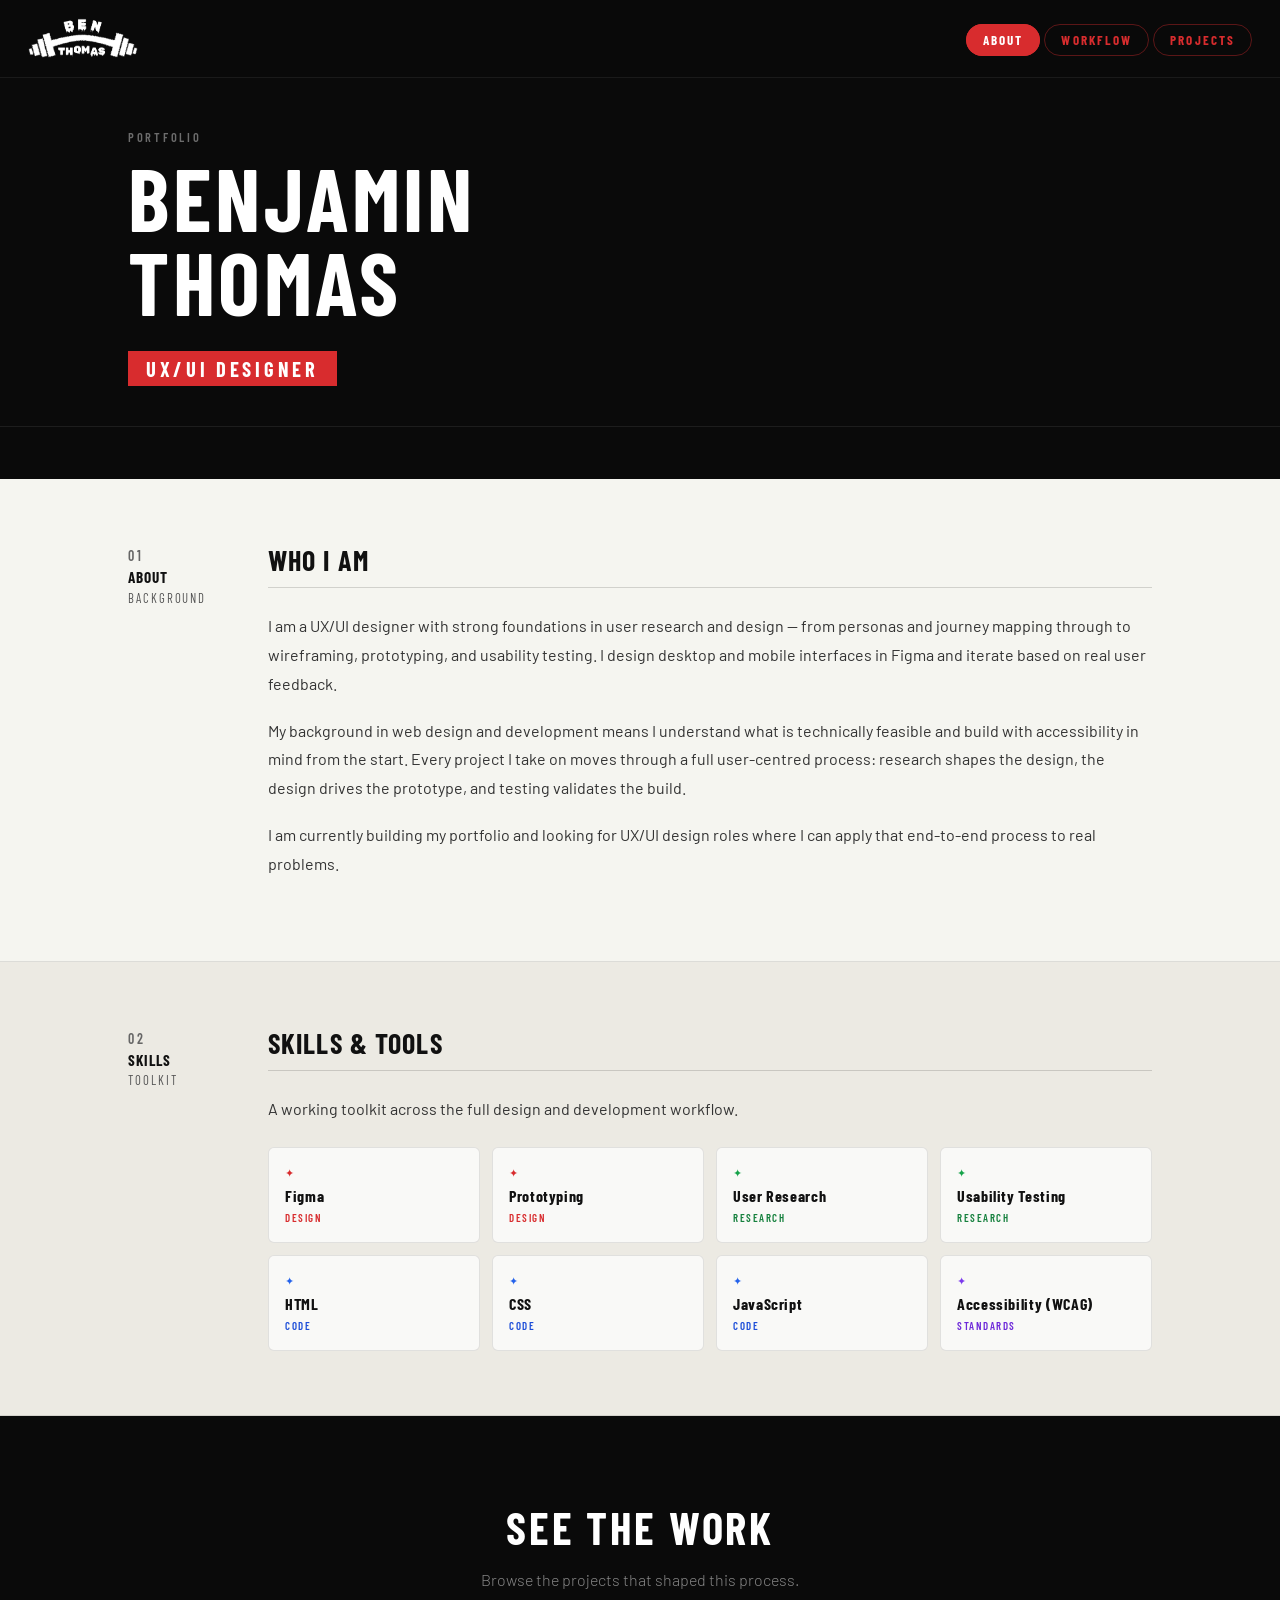
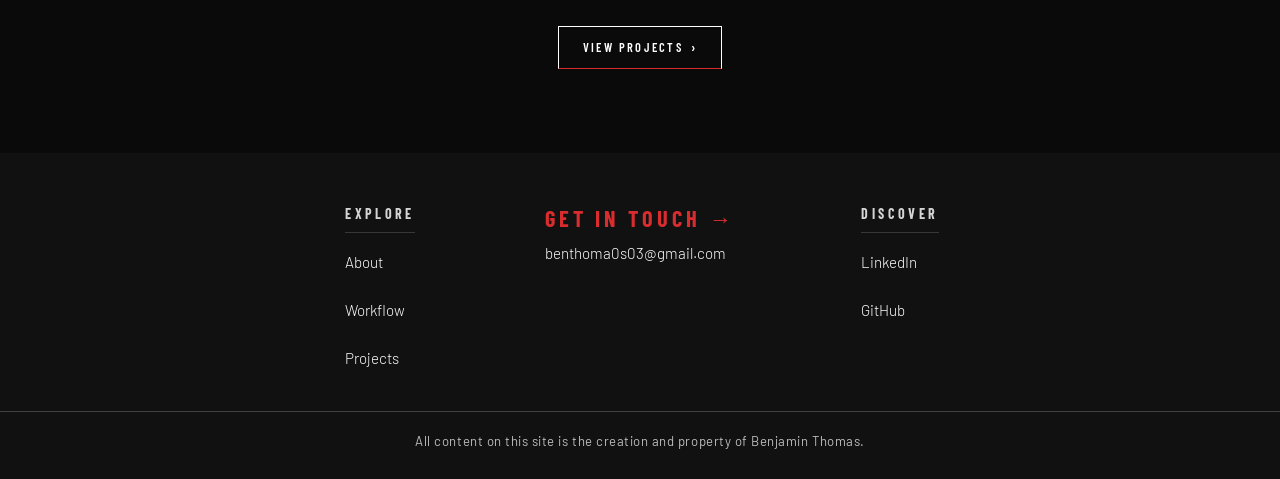
<file: about.html>
<!DOCTYPE html>
<html lang="en">
<head>
    <meta charset="UTF-8" />
    <meta name="viewport" content="width=device-width, initial-scale=1.0" />
    <title>About &#x2014; Benjamin Thomas</title>
    <meta name="description" content="About Benjamin Thomas &#x2014; UX/UI designer with a background in user research, Figma, and front-end development." />
    <link rel="preconnect" href="https://fonts.googleapis.com" />
    <link rel="preconnect" href="https://fonts.gstatic.com" crossorigin />
    <link href="https://fonts.googleapis.com/css2?family=Barlow+Condensed:wght@300;400;600;700&family=Barlow:wght@300;400;500&display=swap" rel="stylesheet" />
    <link rel="icon" href="images/favicon.ico" type="image/x-icon" />
    <link rel="stylesheet" href="css/style.css" />
    <link rel="stylesheet" href="css/grid.css" />
    <link rel="stylesheet" href="css/about.css" />
</head>
<body class="about-page">
    <!-- Navigation -->
    <nav class="site-nav">
        <a href="index.html" class="nav__logo">
            <img src="images/logo.webp" alt="Ben Thomas logo" width="110" height="42" />
        </a>
        <!--
            AI-assisted section:
            The mobile hamburger navigation toggle below was drafted with help from GitHub Copilot,
            then reviewed and edited for integration, styling, and accessibility within this project.
        -->
        <button class="nav-toggle" type="button" aria-controls="siteNavLinks" aria-expanded="false" aria-label="Open navigation menu">
            <span class="nav-toggle__bar"></span>
            <span class="nav-toggle__bar"></span>
            <span class="nav-toggle__bar"></span>
        </button>
        <ul class="nav__links" id="siteNavLinks">
            <li><a href="about.html" class="nav__link nav__link--active">About</a></li>
            <li><a href="workflow.html" class="nav__link">Workflow</a></li>
            <li><a href="projects.html" class="nav__link">Projects</a></li>
        </ul>
    </nav>
    <!-- Page Header -->
    <header class="about-header">
        <div class="about-header__inner">
            <span class="about-header__label">Portfolio</span>
            <h1 class="about-header__title">Benjamin<br>Thomas</h1>
            <p class="about-header__role">UX/UI Designer</p>
        </div>
        <div class="about-header__rule"></div>
    </header>
    <main id="main">
        <!-- Bio -->
        <section class="about-section about-section--bio">
            <div class="about-container">
                <div class="about-section__meta">
                    <span class="about-section__num">01</span>
                    <h2 class="about-section__label">About<br><span>Background</span></h2>
                </div>
                <div class="about-section__body">
                    <h3 class="about-section__heading">Who I Am</h3>
                    <div class="about-rule"></div>
                    <p class="about-text">I am a UX/UI designer with strong foundations in user research and design &#x2014; from personas and journey mapping through to wireframing, prototyping, and usability testing. I design desktop and mobile interfaces in Figma and iterate based on real user feedback.</p>
                    <p class="about-text">My background in web design and development means I understand what is technically feasible and build with accessibility in mind from the start. Every project I take on moves through a full user-centred process: research shapes the design, the design drives the prototype, and testing validates the build.</p>
                    <p class="about-text">I am currently building my portfolio and looking for UX/UI design roles where I can apply that end-to-end process to real problems.</p>
                </div>
            </div>
        </section>
        <!--
            AI-assisted section:
            The Skills grid below — structure, class naming, and layout — was drafted with help from Claude AI,
            then reviewed and edited for integration, styling, and accessibility within this project.
        -->
        <!-- Skills -->
        <section class="about-section about-section--skills">
            <div class="about-container">
                <div class="about-section__meta">
                    <span class="about-section__num">02</span>
                    <h2 class="about-section__label">Skills<br><span>Toolkit</span></h2>
                </div>
                <div class="about-section__body">
                    <h3 class="about-section__heading">Skills &amp; Tools</h3>
                    <div class="about-rule"></div>
                    <p class="about-text">A working toolkit across the full design and development workflow.</p>
                    <ul class="about-skills">
                        <li class="about-skill about-skill--design">
                            <span class="about-skill__icon">&#x2726;</span>
                            <strong class="about-skill__name">Figma</strong>
                            <span class="about-skill__type">Design</span>
                        </li>
                        <li class="about-skill about-skill--design">
                            <span class="about-skill__icon">&#x2726;</span>
                            <strong class="about-skill__name">Prototyping</strong>
                            <span class="about-skill__type">Design</span>
                        </li>
                        <li class="about-skill about-skill--research">
                            <span class="about-skill__icon">&#x2726;</span>
                            <strong class="about-skill__name">User Research</strong>
                            <span class="about-skill__type">Research</span>
                        </li>
                        <li class="about-skill about-skill--research">
                            <span class="about-skill__icon">&#x2726;</span>
                            <strong class="about-skill__name">Usability Testing</strong>
                            <span class="about-skill__type">Research</span>
                        </li>
                        <li class="about-skill about-skill--code">
                            <span class="about-skill__icon">&#x2726;</span>
                            <strong class="about-skill__name">HTML</strong>
                            <span class="about-skill__type">Code</span>
                        </li>
                        <li class="about-skill about-skill--code">
                            <span class="about-skill__icon">&#x2726;</span>
                            <strong class="about-skill__name">CSS</strong>
                            <span class="about-skill__type">Code</span>
                        </li>
                        <li class="about-skill about-skill--code">
                            <span class="about-skill__icon">&#x2726;</span>
                            <strong class="about-skill__name">JavaScript</strong>
                            <span class="about-skill__type">Code</span>
                        </li>
                        <li class="about-skill about-skill--access">
                            <span class="about-skill__icon">&#x2726;</span>
                            <strong class="about-skill__name">Accessibility (WCAG)</strong>
                            <span class="about-skill__type">Standards</span>
                        </li>
                    </ul>
                </div>
            </div>
        </section>
        <!-- CTA -->
        <section class="about-section about-section--cta">
            <div class="about-cta">
                <h2 class="about-cta__heading">See the work</h2>
                <p class="about-cta__sub">Browse the projects that shaped this process.</p>
                <div class="about-cta__links">
                    <a href="projects.html" class="btn-outline">View Projects</a>
                </div>
            </div>
        </section>
    </main>
    <!-- Footer -->
    <footer class="site-footer">
        <div class="footer__grid">
            <div class="footer__col">
                <h2>Explore</h2>
                <nav>
                    <a href="about.html">About</a>
                    <a href="workflow.html">Workflow</a>
                    <a href="projects.html">Projects</a>
                </nav>
            </div>
            <div class="footer__col footer__col--contact">
                <p class="footer__contact-label">Get in touch &#x2192;</p>
                <a href="mailto:benthoma0s03@gmail.com" class="footer__email">benthoma0s03@gmail.com</a>
            </div>
            <div class="footer__col">
                <h2>Discover</h2>
                <nav>
                    <a href="https://www.linkedin.com/in/benjamin-david-thomas/" target="_blank" rel="noopener noreferrer">LinkedIn</a>
                    <a href="https://github.com/BenjaminDThomas" target="_blank" rel="noopener noreferrer">GitHub</a>
                </nav>
            </div>
        </div>
        <hr class="footer__divider" />
        <p class="footer__copy">All content on this site is the creation and property of Benjamin Thomas.</p>
    </footer>
    <!-- Scroll to top -->
    <button class="scroll-top" id="scrollTop" hidden>
        <svg width="16" height="16" viewBox="0 0 16 16" focusable="false"><path d="M8 2l6 6-1.4 1.4L9 5.8V14H7V5.8L3.4 9.4 2 8l6-6z" fill="currentColor"/></svg>
        <span class="scroll-top__label">Top</span>
    </button>
    <!-- Scripts -->
        <script src="js/nav.js"></script>
        <script src="js/about.js"></script>
</body>
</html>
</file>
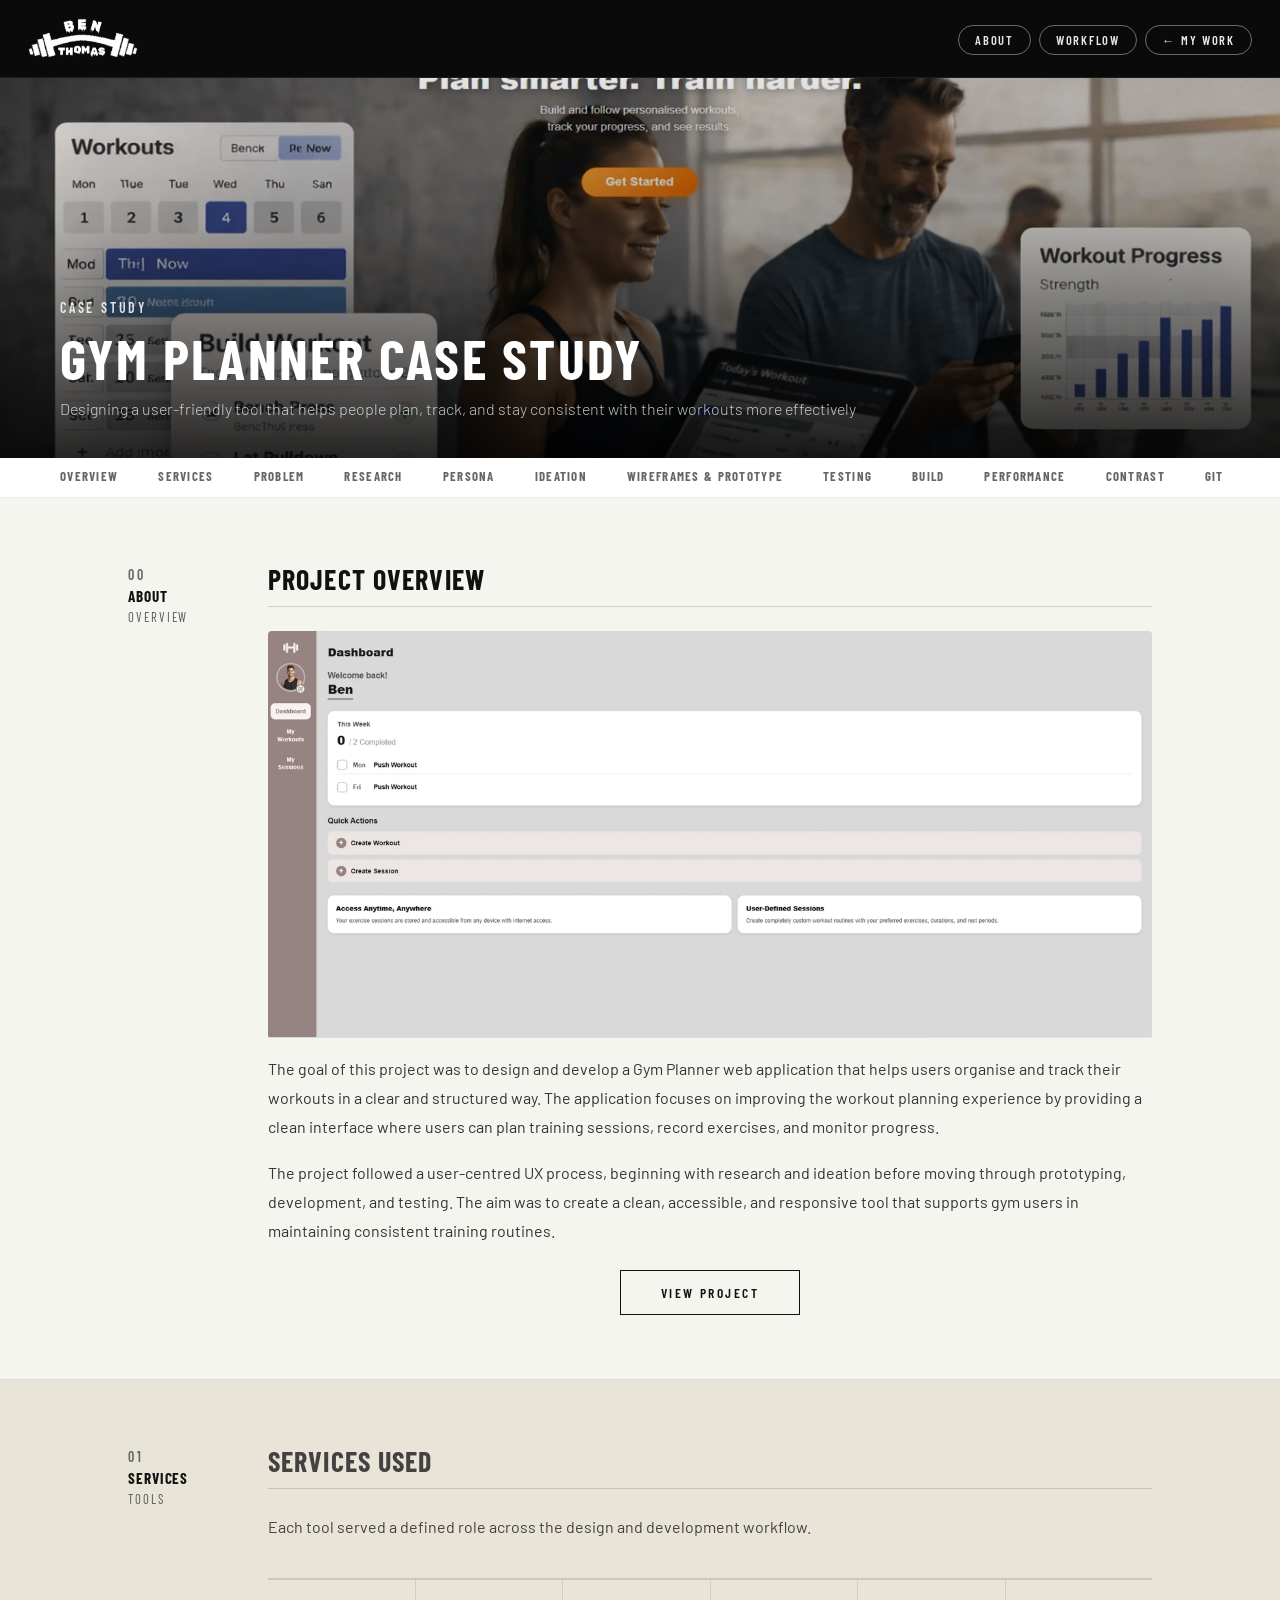
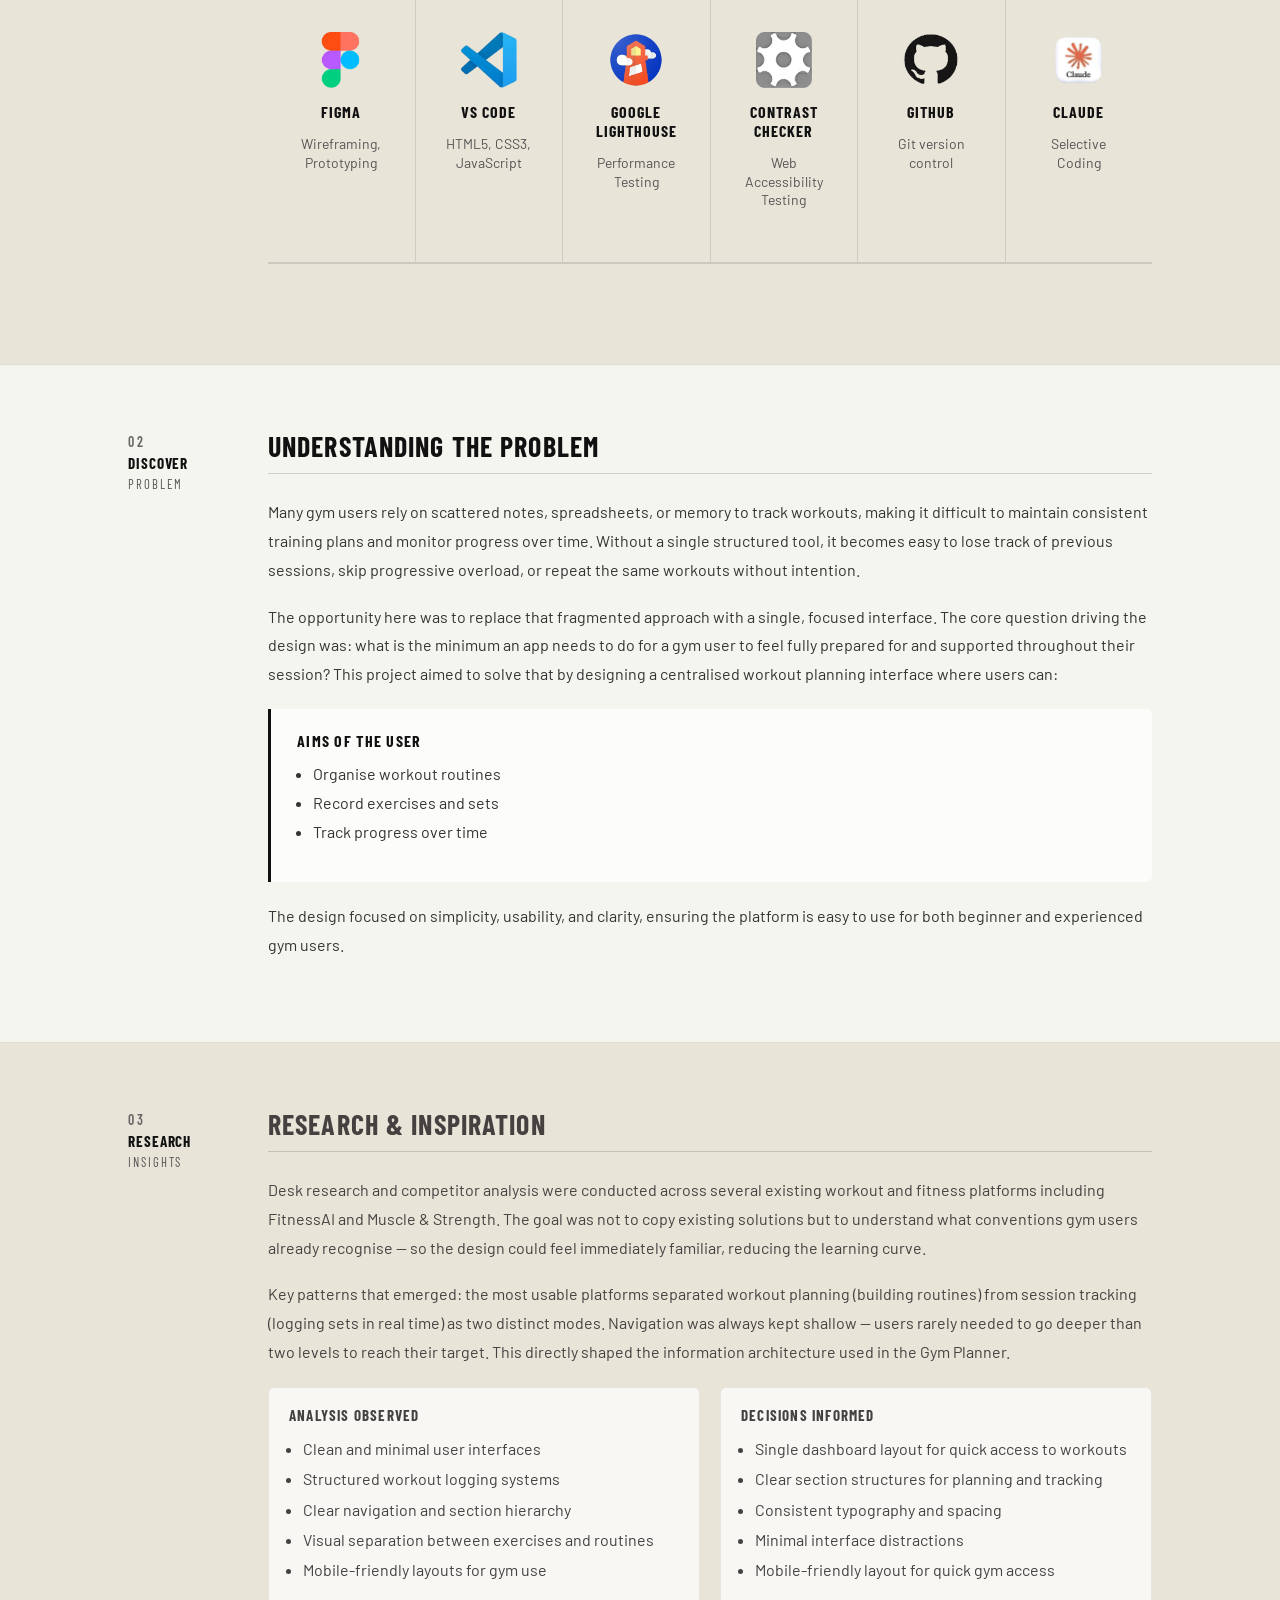
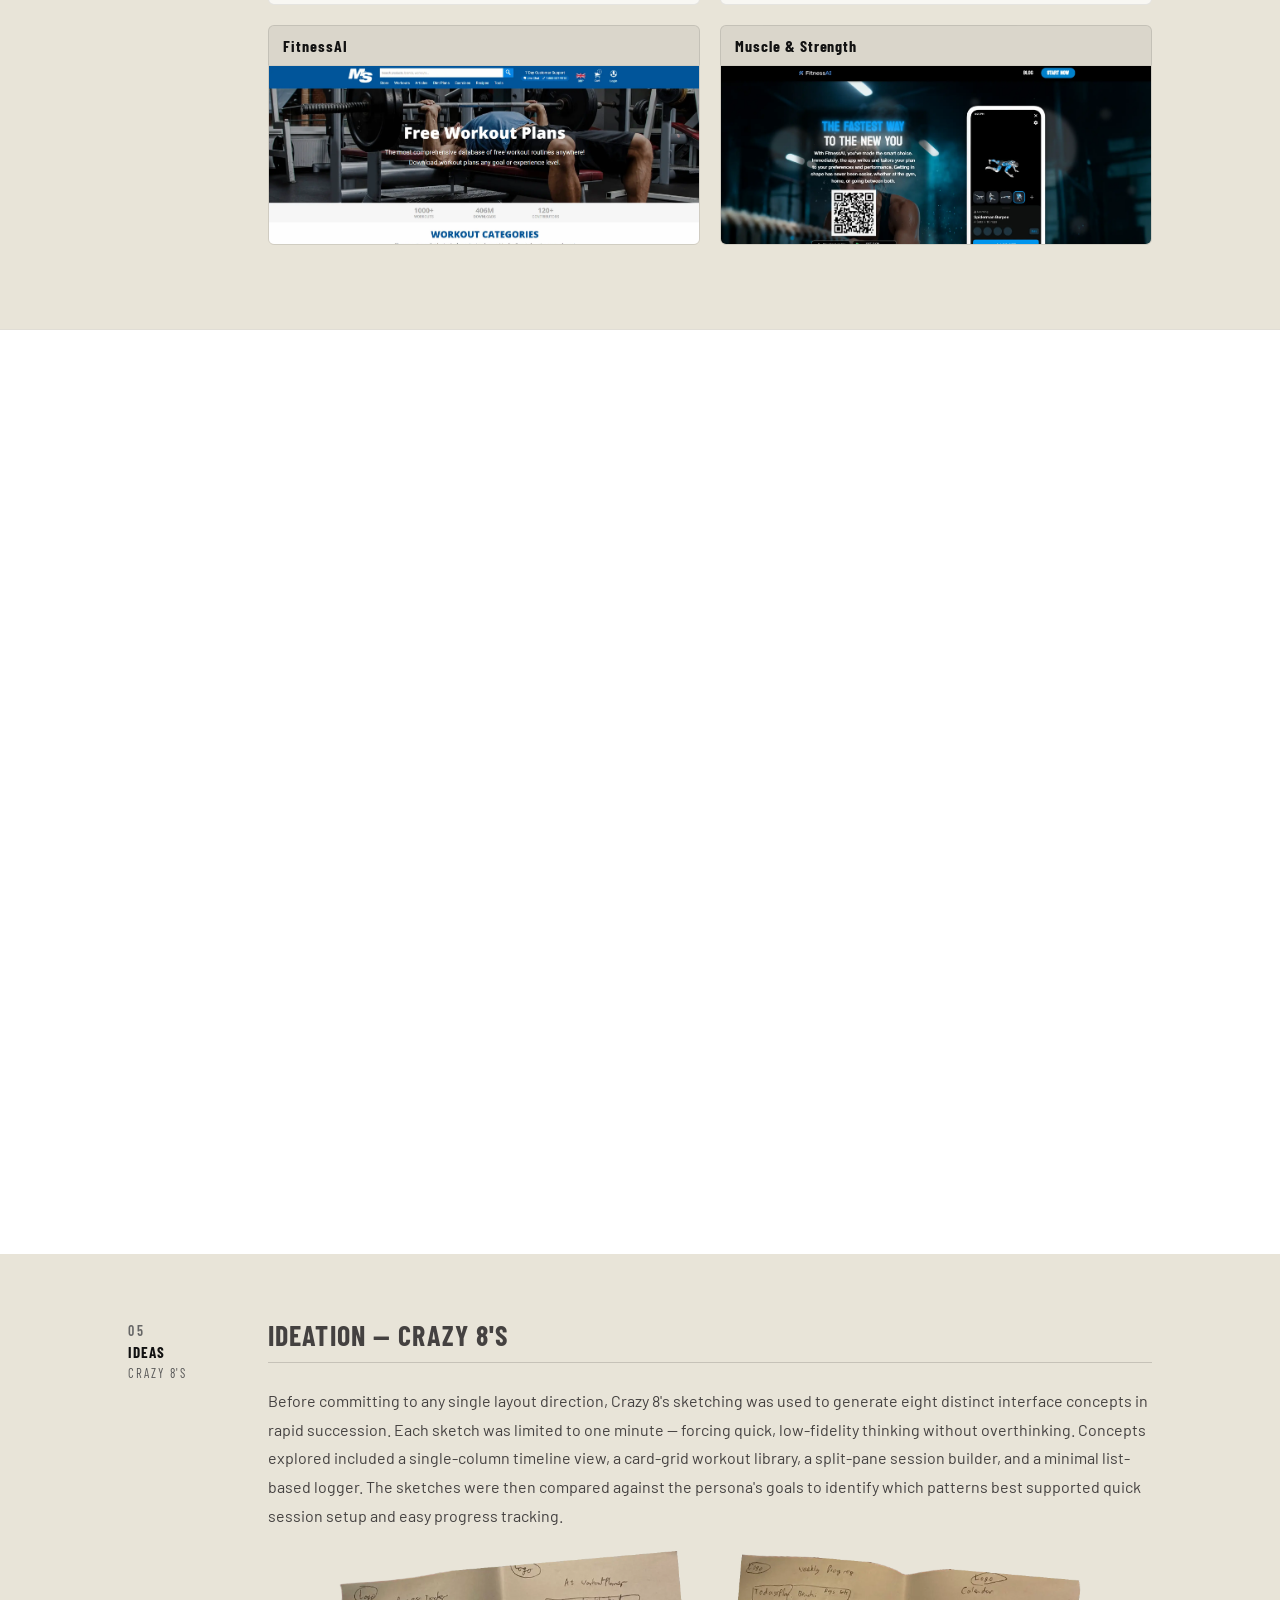
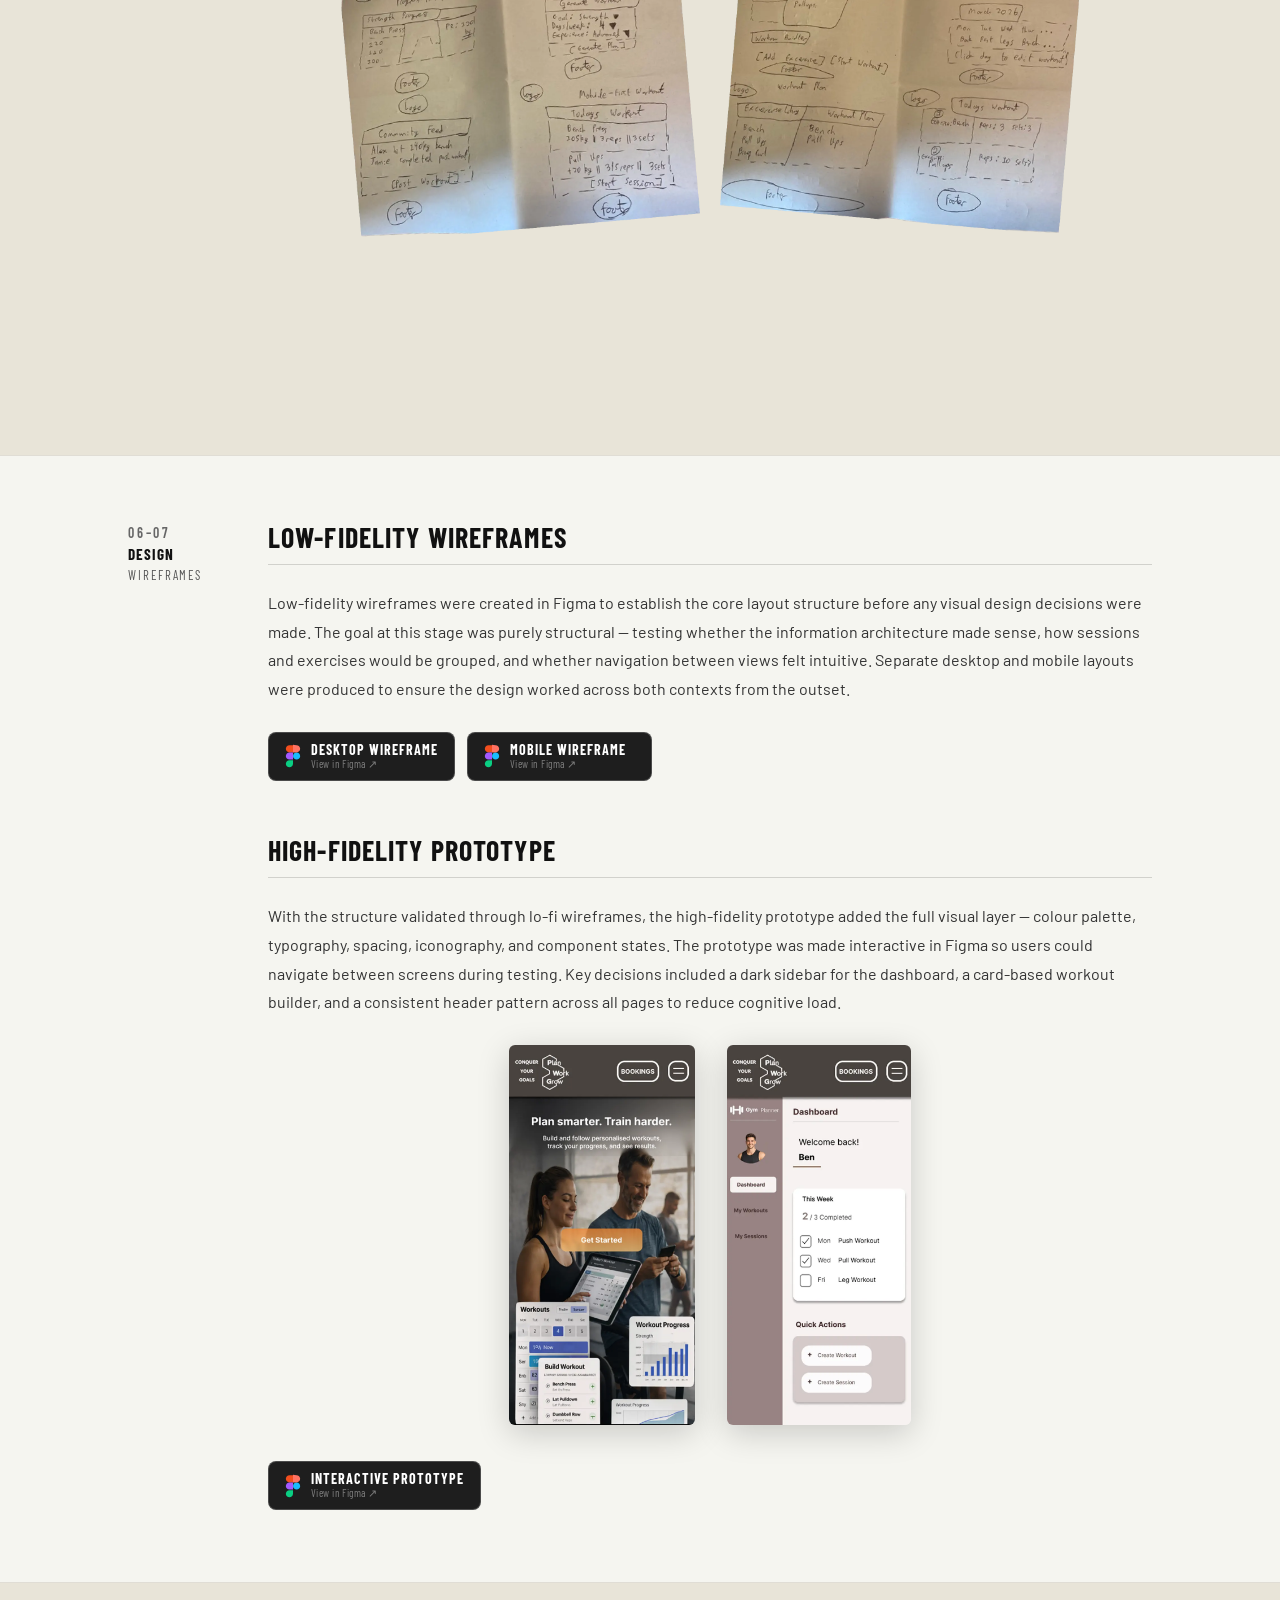
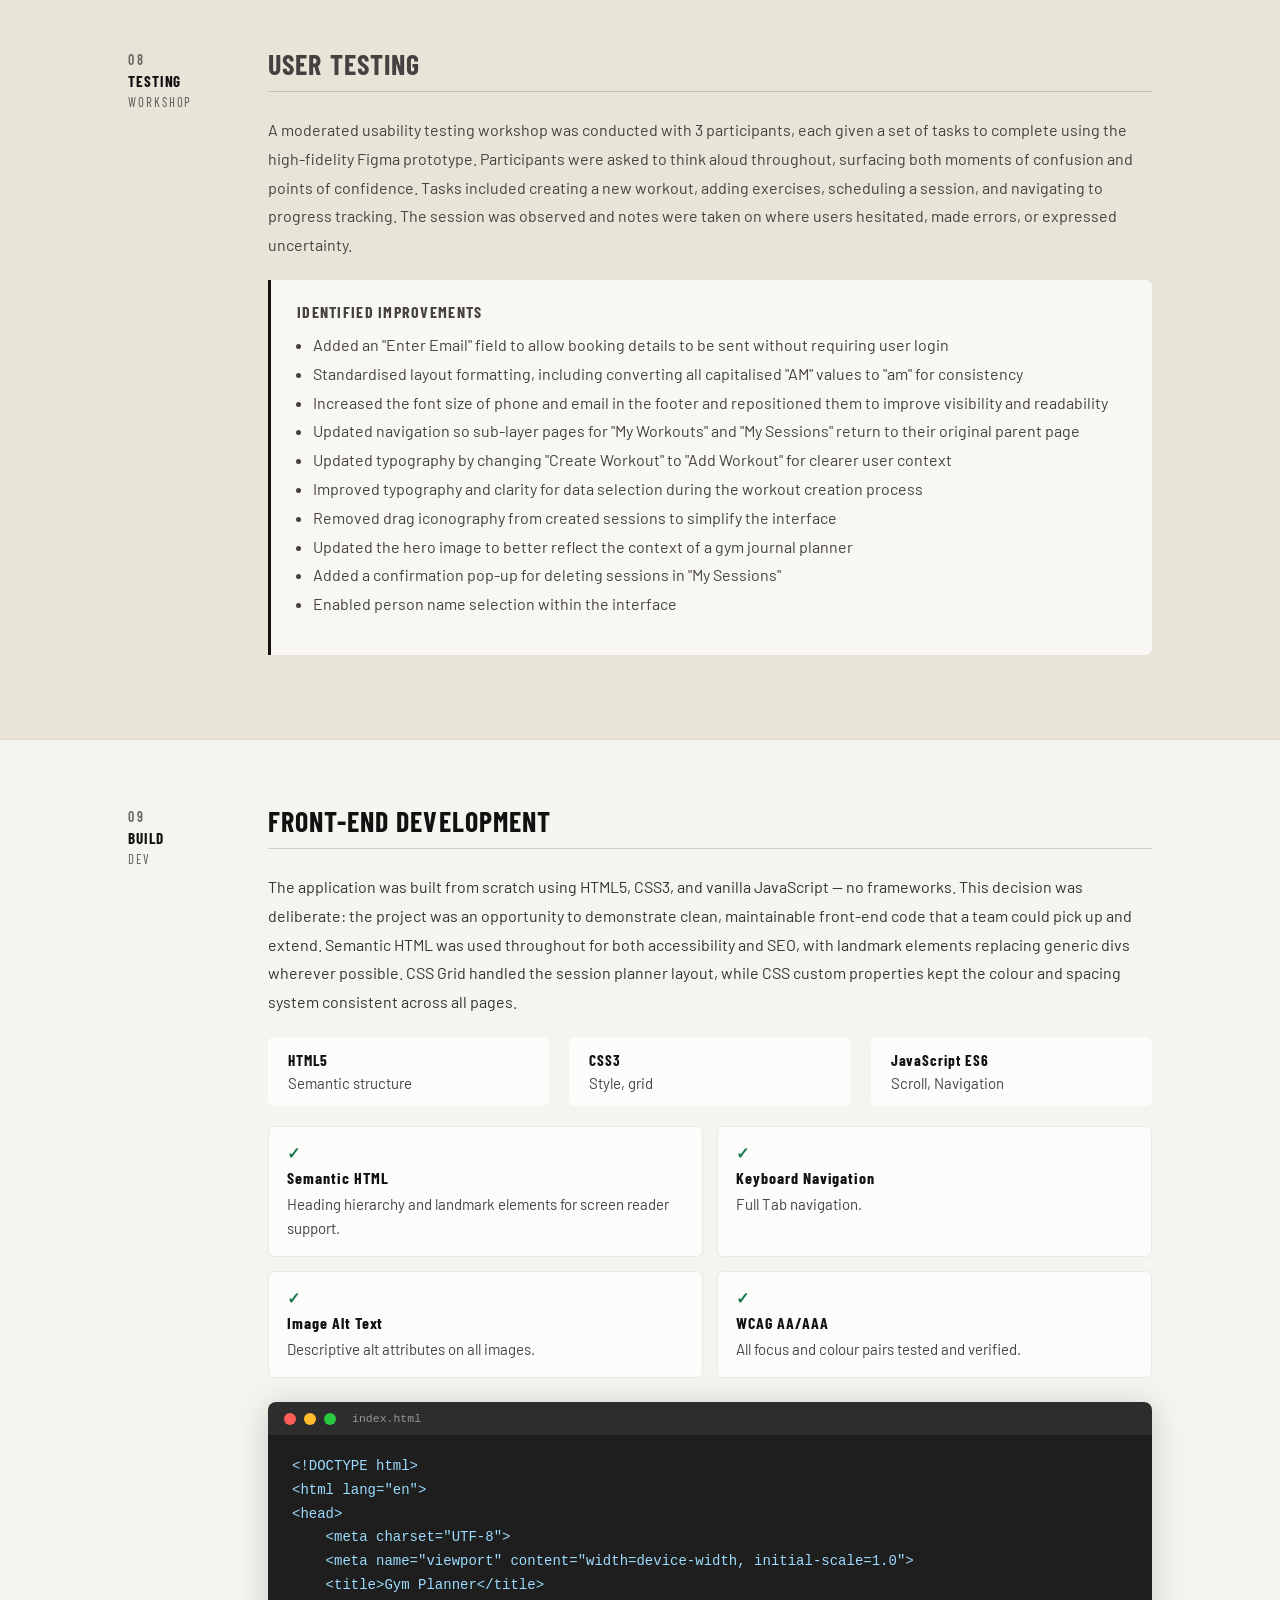
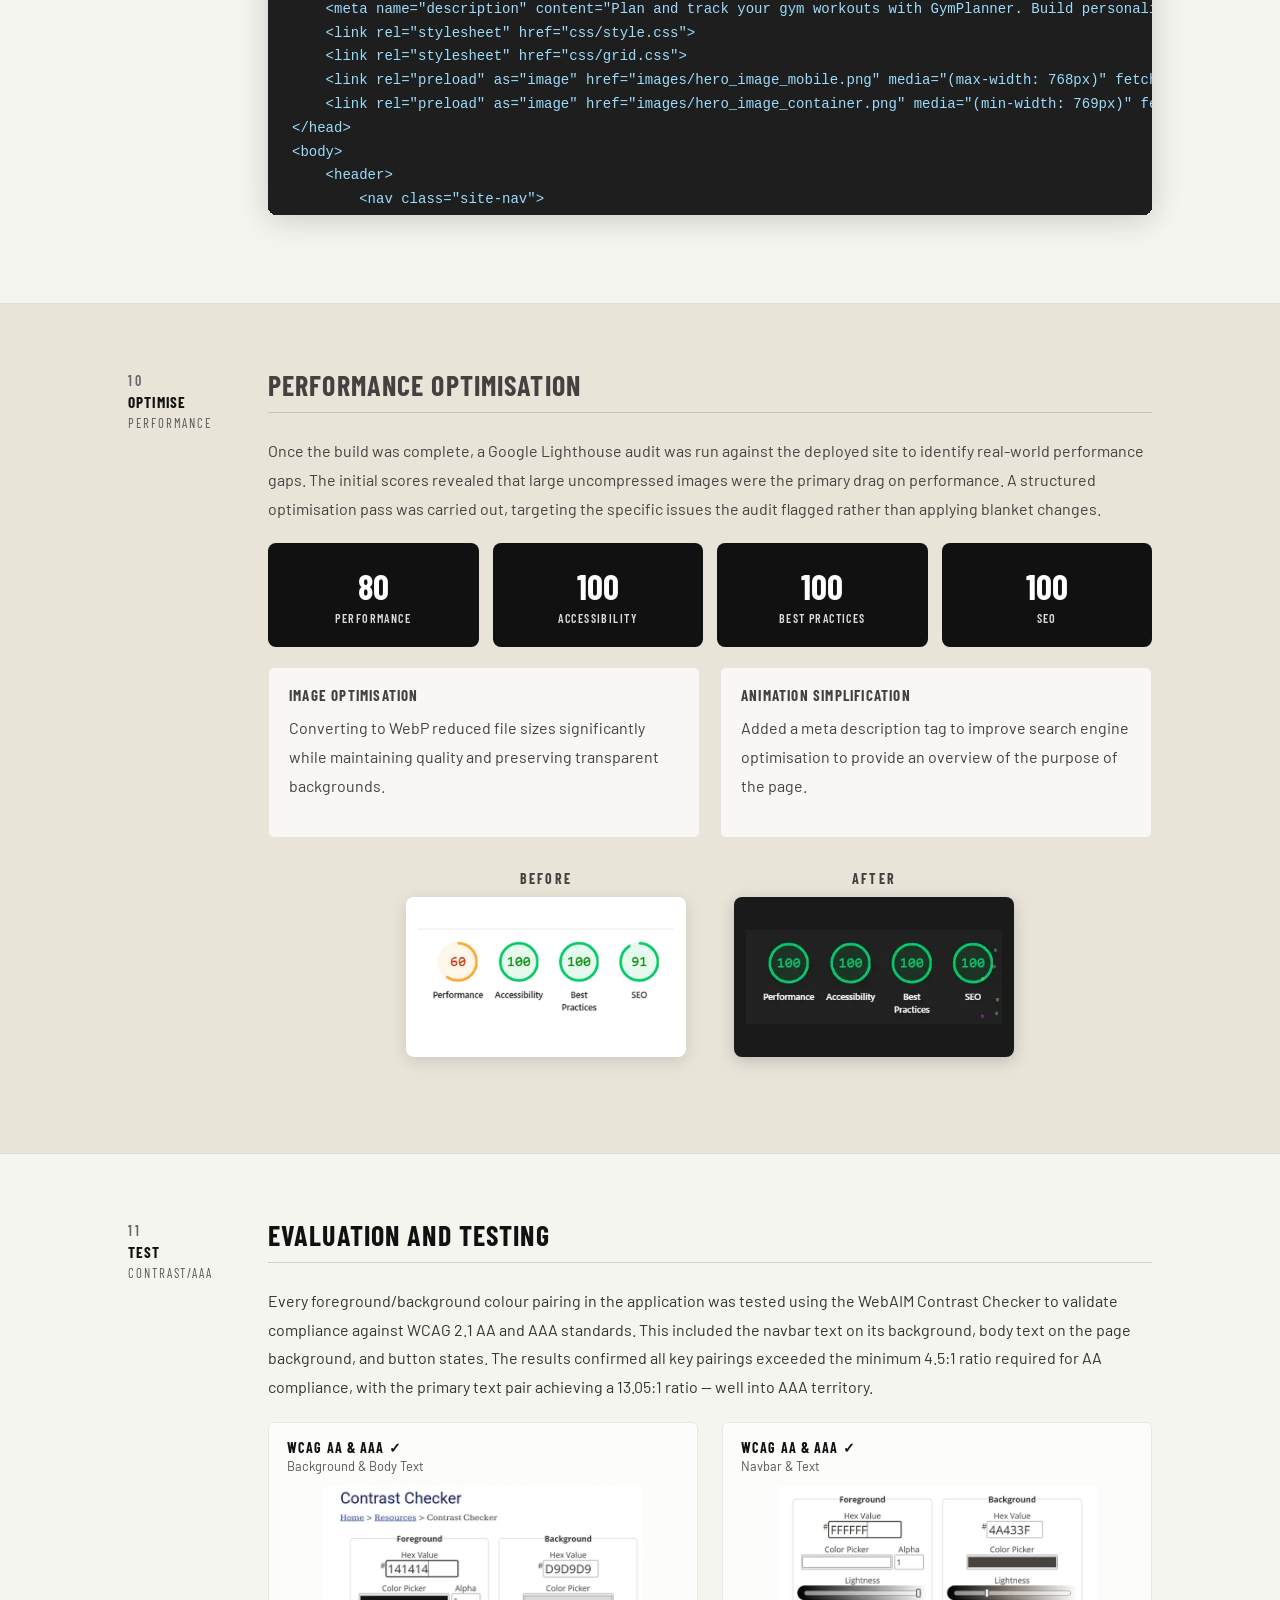
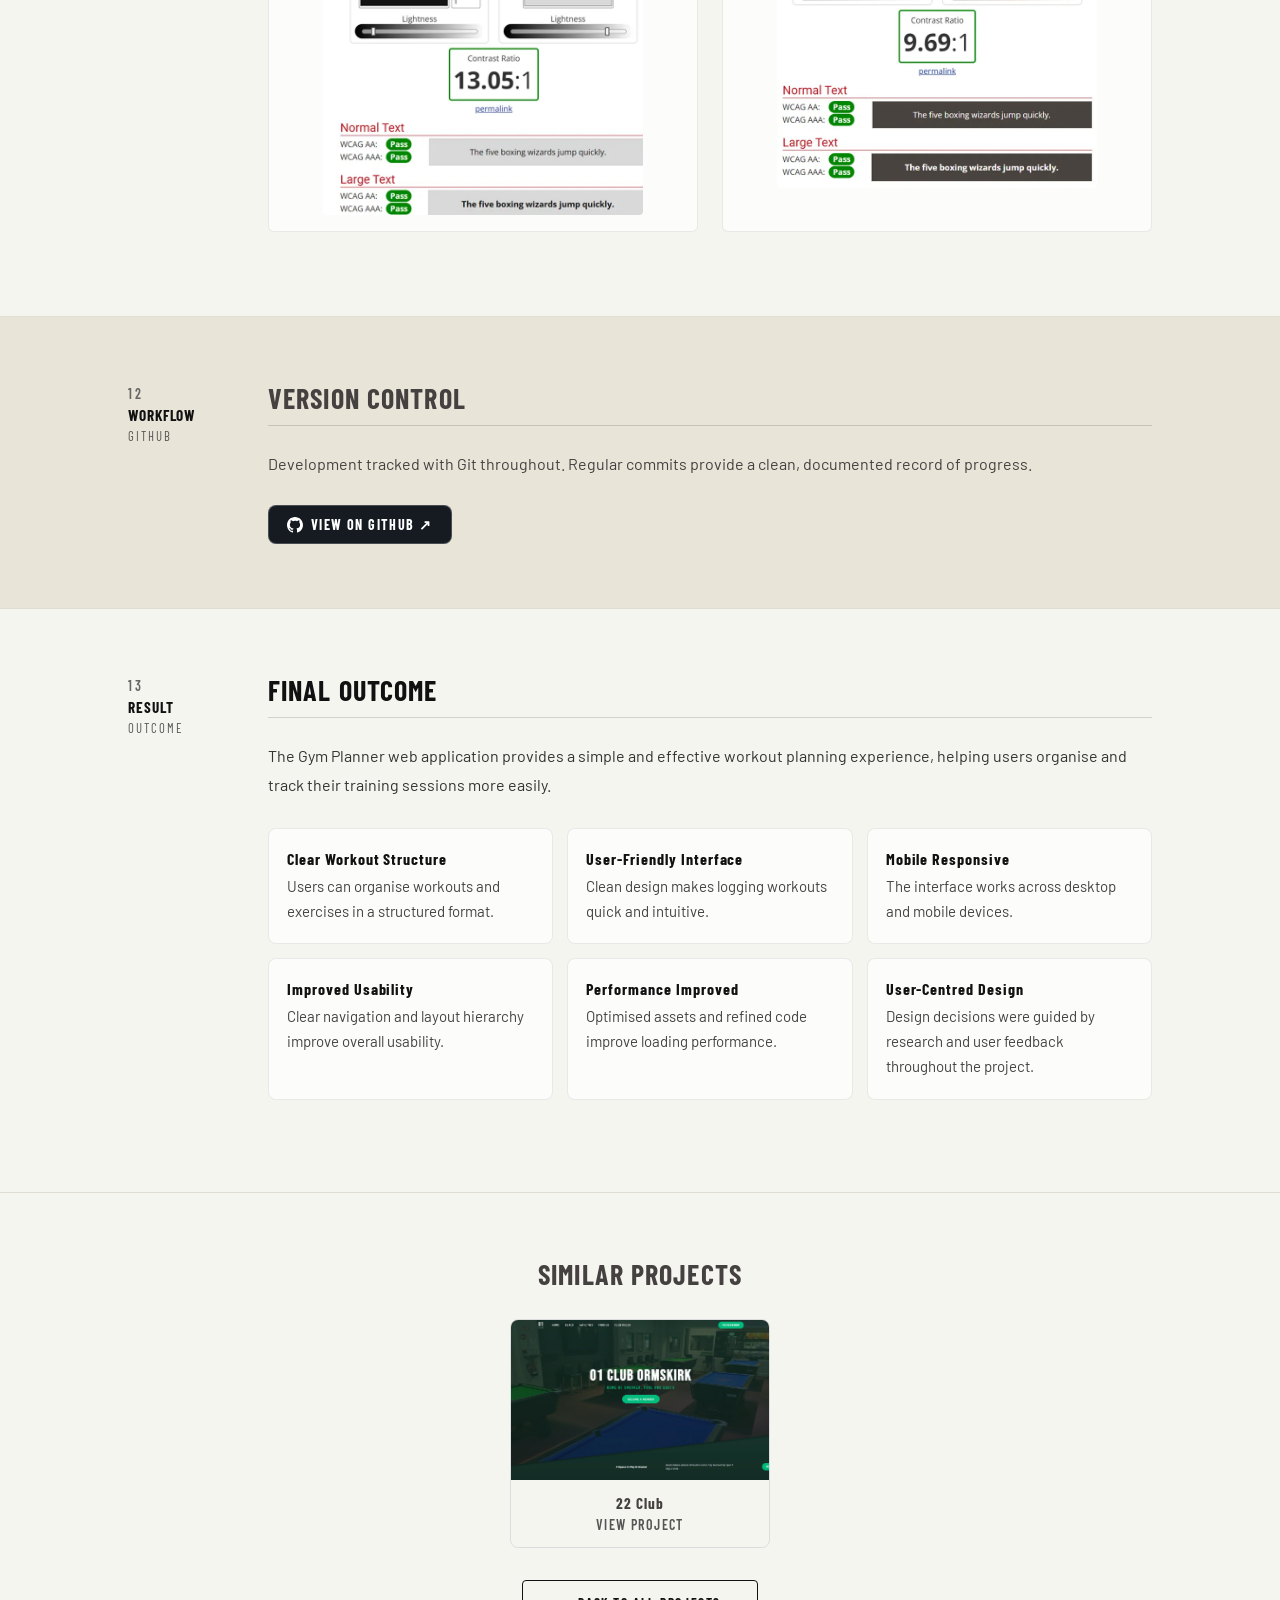
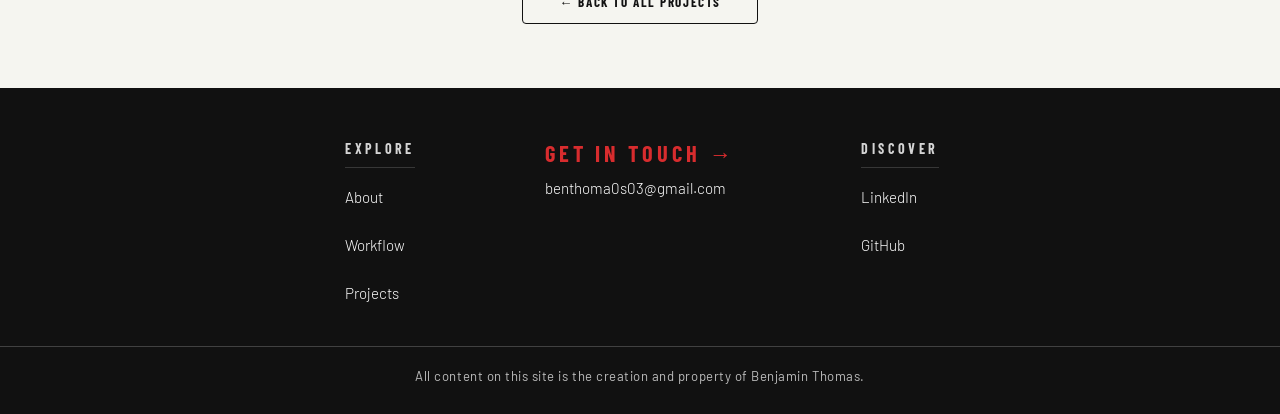
<file: gym-planner.html>
<!DOCTYPE html>
<html lang="en">
<head>
    <meta charset="UTF-8" />
    <meta name="viewport" content="width=device-width, initial-scale=1.0" />
    <title>Gym Planner Case Study — Benjamin Thomas</title>
    <meta name="description" content="UX case study: Design and development of Gym Planner, a user-friendly workout planning web application." />
    <meta property="og:title" content="Gym Planner Case Study — Benjamin Thomas" />
    <meta property="og:description" content="UX case study: Gym Planner — designing a user-friendly tool for planning, tracking, and staying consistent with workouts." />
    <meta property="og:type" content="website" />
    <link rel="preconnect" href="https://fonts.googleapis.com" />
    <link rel="preconnect" href="https://fonts.gstatic.com" crossorigin />
    <link href="https://fonts.googleapis.com/css2?family=Barlow+Condensed:wght@300;400;600;700&family=Barlow:wght@300;400;500&display=swap" rel="stylesheet" />
    <link rel="icon" href="images/favicon.ico" type="image/x-icon" />
    <link rel="stylesheet" href="css/style.css" />
    <link rel="stylesheet" href="css/grid.css" />
    <link rel="stylesheet" href="css/case-study.css" />
    <link rel="stylesheet" href="css/gym-planner.css" />
    <link rel="stylesheet" href="css/about.css" />
</head>
<body class="case-study-page">

    <nav class="site-nav">
        <a href="index.html" class="nav__logo">
            <img src="images/logo.webp" alt="Ben Thomas logo" width="110" height="42" />
        </a>
        <!--
            AI-assisted section:
            The mobile hamburger navigation toggle below was drafted with help from GitHub Copilot,
            then reviewed and edited for integration, styling, and accessibility within this project.
        -->
        <button class="cs-nav-toggle" id="csNavToggle" type="button" aria-controls="csNavLinks" aria-expanded="false" aria-label="Open case study navigation menu">
            <span class="cs-nav-toggle__bar"></span>
            <span class="cs-nav-toggle__bar"></span>
            <span class="cs-nav-toggle__bar"></span>
        </button>
        <ul class="nav__links" id="csNavLinks">
            <li><a href="about.html" class="nav__back nav__link">About</a></li>
            <li><a href="workflow.html" class="nav__back nav__link">Workflow</a></li>
            <li><a href="projects.html" class="nav__back nav__link">← My Work</a></li>
        </ul>
    </nav>

    <header class="cs-hero">
        <img src="case_studies/gym_planner/hero_banner.webp" alt="Gym Planner workout planning application" class="cs-hero__img" />
        <div class="cs-hero__overlay"></div>
        <div class="cs-hero__content">
            <p class="cs-hero__label">Case Study</p>
            <h1 class="cs-hero__title">Gym Planner Case Study</h1>
            <p class="cs-hero__sub">Designing a user-friendly tool that helps people plan, track, and stay consistent with their workouts more effectively</p>
        </div>
    </header>

    <!--
        AI-assisted section:
        The sticky section navigation bar and reading progress bar below were drafted with help from Claude AI,
        then reviewed and edited for integration, styling, and accessibility within this project.
    -->
    <nav class="cs-section-nav">
        <ul class="cs-section-nav__list">
            <li><a href="#overview">Overview</a></li>
            <li><a href="#services">Services</a></li>
            <li><a href="#problem">Problem</a></li>
            <li><a href="#research">Research</a></li>
            <li><a href="#persona">Persona</a></li>
            <li><a href="#ideation">Ideation</a></li>
            <li><a href="#lofi">Wireframes &amp; Prototype</a></li>
            <li><a href="#testing">Testing</a></li>
            <li><a href="#build">Build</a></li>
            <li><a href="#performance">Performance</a></li>
            <li><a href="#contrast">Contrast</a></li>
            <li><a href="#version-control">Git</a></li>
            <li><a href="#result">Result</a></li>
        </ul>
        <div class="cs-section-nav__mobile">
            <button class="cs-section-nav__toggle" type="button" aria-controls="cs-section-dropdown" aria-expanded="false">
                <span class="cs-section-nav__toggle-label">Contents</span>
                <svg class="cs-section-nav__toggle-icon" width="12" height="12" viewBox="0 0 12 12">
                    <path d="M2 4l4 4 4-4" fill="none" stroke="currentColor" stroke-width="2" stroke-linecap="round" stroke-linejoin="round"/>
                </svg>
            </button>
            <ul class="cs-section-nav__dropdown" id="cs-section-dropdown" hidden>
                <li><a href="#overview">00 — Overview</a></li>
                <li><a href="#services">01 — Services</a></li>
                <li><a href="#problem">02 — Problem</a></li>
                <li><a href="#research">03 — Research</a></li>
                <li><a href="#persona">04 — Persona</a></li>
                <li><a href="#ideation">05 — Ideation</a></li>
                <li><a href="#lofi">06–07 — Wireframes &amp; Prototype</a></li>
                <li><a href="#testing">08 — Testing</a></li>
                <li><a href="#build">09 — Build</a></li>
                <li><a href="#performance">10 — Performance</a></li>
                <li><a href="#contrast">11 — Contrast</a></li>
                <li><a href="#version-control">12 — Git</a></li>
                <li><a href="#result">13 — Result</a></li>
            </ul>
        </div>
    </nav>

    <div class="cs-progress-bar" id="csProgressBar">
        <div class="cs-progress-bar__fill" id="csProgressFill"></div>
    </div>

    <main class="cs-main" id="main-content">

        <!-- Overview -->
        <section class="cs-section" id="overview" tabindex="0">
            <div class="cs-container">
                <div class="cs-section__meta">
                    <span class="cs-section__num">00</span>
                    <h2 class="cs-section__label" id="overview-title">About<br><span>OVERVIEW</span></h2>
                </div>
                <div class="cs-section__body">
                    <h3 class="cs-section__heading">Project Overview</h3>
                    <div class="cs-rule"></div>
                    <img src="case_studies/gym_planner/new_hero_banner.webp" alt="Redesigned Gym Planner application dashboard" class="cs-img cs-img--full" loading="lazy" />
                    <p class="cs-text">The goal of this project was to design and develop a Gym Planner web application that helps users organise and track their workouts in a clear and structured way. The application focuses on improving the workout planning experience by providing a clean interface where users can plan training sessions, record exercises, and monitor progress.</p>
                    <p class="cs-text">The project followed a user-centred UX process, beginning with research and ideation before moving through prototyping, development, and testing. The aim was to create a clean, accessible, and responsive tool that supports gym users in maintaining consistent training routines.</p>
                    <a href="https://gymworkoutplanner.netlify.app/" target="_blank" rel="noopener noreferrer" class="cs-btn">View Project</a>
                </div>
            </div>
        </section>

        <!-- Services -->
        <section class="cs-section" id="services" tabindex="0">
            <div class="cs-container cs-container--center">
                <div class="cs-section__meta">
                    <span class="cs-section__num">01</span>
                    <h2 class="cs-section__label" id="services-title">Services<br><span>TOOLS</span></h2>
                </div>
                <div class="cs-section__body cs-section__body--center">
                    <h3 class="cs-section__heading cs-section__heading--center">Services Used</h3>
                    <div class="cs-rule cs-rule--center"></div>
                    <p class="cs-text cs-text--center">Each tool served a defined role across the design and development workflow.</p>
                    <ul class="cs-tools">
                        <li class="cs-tool"><a href="#lofi" class="cs-tool__link"><img src="case_studies/22_club/figma_logo.webp" alt="Figma" class="cs-tool__logo" loading="lazy" /><strong class="cs-tool__name">Figma</strong><span class="cs-tool__desc">Wireframing, Prototyping</span></a></li>
                        <li class="cs-tool"><a href="#build" class="cs-tool__link"><img src="case_studies/22_club/vs_code_logo.webp" alt="VS Code" class="cs-tool__logo" loading="lazy" /><strong class="cs-tool__name">VS Code</strong><span class="cs-tool__desc">HTML5, CSS3, JavaScript</span></a></li>
                        <li class="cs-tool"><a href="#performance" class="cs-tool__link"><img src="case_studies/22_club/google_lighthouse_logo.webp" alt="Google Lighthouse" class="cs-tool__logo" loading="lazy" /><strong class="cs-tool__name">Google Lighthouse</strong><span class="cs-tool__desc">Performance Testing</span></a></li>
                        <li class="cs-tool"><a href="#contrast" class="cs-tool__link"><img src="case_studies/22_club/contrast_checker_logo.webp" alt="Contrast Checker" class="cs-tool__logo" loading="lazy" /><strong class="cs-tool__name">Contrast Checker</strong><span class="cs-tool__desc">Web Accessibility Testing</span></a></li>
                        <li class="cs-tool"><a href="#version-control" class="cs-tool__link"><img src="case_studies/22_club/github_logo.webp" alt="GitHub" class="cs-tool__logo" loading="lazy" /><strong class="cs-tool__name">GitHub</strong><span class="cs-tool__desc">Git version control</span></a></li>
                        <li class="cs-tool"><a href="#build" class="cs-tool__link"><img src="case_studies/22_club/claude_logo.webp" alt="Claude" class="cs-tool__logo" loading="lazy" /><strong class="cs-tool__name">Claude</strong><span class="cs-tool__desc">Selective Coding</span></a></li>
                    </ul>
                </div>
            </div>
        </section>

        <!-- Problem -->
        <section class="cs-section" id="problem" tabindex="0">
            <div class="cs-container">
                <div class="cs-section__meta">
                    <span class="cs-section__num">02</span>
                    <h2 class="cs-section__label" id="problem-title">Discover<br><span>PROBLEM</span></h2>
                </div>
                <div class="cs-section__body">
                    <h3 class="cs-section__heading">Understanding The Problem</h3>
                    <div class="cs-rule"></div>
                    <p class="cs-text">Many gym users rely on scattered notes, spreadsheets, or memory to track workouts, making it difficult to maintain consistent training plans and monitor progress over time. Without a single structured tool, it becomes easy to lose track of previous sessions, skip progressive overload, or repeat the same workouts without intention.</p>
                    <p class="cs-text">The opportunity here was to replace that fragmented approach with a single, focused interface. The core question driving the design was: what is the minimum an app needs to do for a gym user to feel fully prepared for and supported throughout their session? This project aimed to solve that by designing a centralised workout planning interface where users can:</p>
                    <div class="cs-callout">
                        <h4 class="cs-callout__title">Aims of the user</h4>
                        <ul class="cs-callout__list">
                            <li>Organise workout routines</li>
                            <li>Record exercises and sets</li>
                            <li>Track progress over time</li>
                        </ul>
                    </div>
                    <p class="cs-text">The design focused on simplicity, usability, and clarity, ensuring the platform is easy to use for both beginner and experienced gym users.</p>
                </div>
            </div>
        </section>

        <!-- Research -->
        <section class="cs-section" id="research" tabindex="0">
            <div class="cs-container">
                <div class="cs-section__meta">
                    <span class="cs-section__num">03</span>
                    <h2 class="cs-section__label" id="research-title">Research<br><span>INSIGHTS</span></h2>
                </div>
                <div class="cs-section__body">
                    <h3 class="cs-section__heading">Research &amp; Inspiration</h3>
                    <div class="cs-rule"></div>
                    <p class="cs-text">Desk research and competitor analysis were conducted across several existing workout and fitness platforms including FitnessAI and Muscle &amp; Strength. The goal was not to copy existing solutions but to understand what conventions gym users already recognise — so the design could feel immediately familiar, reducing the learning curve.</p>
                    <p class="cs-text">Key patterns that emerged: the most usable platforms separated workout planning (building routines) from session tracking (logging sets in real time) as two distinct modes. Navigation was always kept shallow — users rarely needed to go deeper than two levels to reach their target. This directly shaped the information architecture used in the Gym Planner.</p>
                    <div class="cs-two-col">
                        <div class="cs-findings">
                            <h4 class="cs-findings__title">Analysis Observed</h4>
                            <ul class="cs-findings__list">
                                <li>Clean and minimal user interfaces</li>
                                <li>Structured workout logging systems</li>
                                <li>Clear navigation and section hierarchy</li>
                                <li>Visual separation between exercises and routines</li>
                                <li>Mobile-friendly layouts for gym use</li>
                            </ul>
                        </div>
                        <div class="cs-findings">
                            <h4 class="cs-findings__title">Decisions Informed</h4>
                            <ul class="cs-findings__list">
                                <li>Single dashboard layout for quick access to workouts</li>
                                <li>Clear section structures for planning and tracking</li>
                                <li>Consistent typography and spacing</li>
                                <li>Minimal interface distractions</li>
                                <li>Mobile-friendly layout for quick gym access</li>
                            </ul>
                        </div>
                    </div>
                    <figure class="gp-ref-grid">
                        <div class="gp-ref-card"><span class="gp-ref-card__title">FitnessAI</span><img src="case_studies/gym_planner/fitnessAI.webp" alt="FitnessAI — reference platform showing clean workout planning interface" class="gp-ref-card__img" loading="lazy" /></div>
                        <div class="gp-ref-card"><span class="gp-ref-card__title">Muscle &amp; Strength</span><img src="case_studies/gym_planner/muscle_and_strength.webp" alt="Muscle and Strength — reference platform showing structured workout library" class="gp-ref-card__img" loading="lazy" /></div>
                    </figure>
                </div>
            </div>
        </section>

        <!-- Persona -->
        <section class="cs-section" id="persona" tabindex="0">
            <div class="cs-container cs-container--center">
                <div class="cs-section__meta">
                    <span class="cs-section__num">04</span>
                    <h2 class="cs-section__label" id="persona-title">User<br><span>PERSONA</span></h2>
                </div>
                <div class="cs-section__body cs-section__body--center">
                    <h3 class="cs-section__heading cs-section__heading--center">User Persona</h3>
                    <div class="cs-rule cs-rule--center"></div>
                    <p class="cs-text cs-text--center">To ground design decisions in real user needs rather than assumptions, a persona was developed based on observed gym-goer behaviours. Rather than designing for an abstract "user", this persona gave the project a specific person to design for — with concrete goals, frustrations, and habits. Every layout decision that followed was tested against the question: would Alex find this clear and useful?</p>
                    <img src="case_studies/gym_planner/user_persona.webp" alt="User persona: Alex Turner — a regular gym-goer seeking a simple workout planning and progress tracking tool" class="gp-persona-img" loading="lazy" />
                    <p class="cs-text cs-text--center">Designing with Alex in mind kept the project focused. Features that did not serve his core goals — plan a session, log it quickly, see progress — were deprioritised. The persona prevented scope creep and helped justify design decisions like the dashboard-first layout and minimal navigation depth.</p>
                </div>
            </div>
        </section>

        <!-- Ideation -->
        <section class="cs-section" id="ideation" tabindex="0">
            <div class="cs-container">
                <div class="cs-section__meta">
                    <span class="cs-section__num">05</span>
                    <h2 class="cs-section__label" id="ideation-title">Ideas<br><span>CRAZY 8'S</span></h2>
                </div>
                <div class="cs-section__body">
                    <h3 class="cs-section__heading">Ideation — Crazy 8's</h3>
                    <div class="cs-rule"></div>
                    <p class="cs-text">Before committing to any single layout direction, Crazy 8's sketching was used to generate eight distinct interface concepts in rapid succession. Each sketch was limited to one minute — forcing quick, low-fidelity thinking without overthinking. Concepts explored included a single-column timeline view, a card-grid workout library, a split-pane session builder, and a minimal list-based logger. The sketches were then compared against the persona's goals to identify which patterns best supported quick session setup and easy progress tracking.</p>
                    <figure class="cs-img-pair cs-img-pair--equal">
                        <img src="case_studies/gym_planner/crazy8_first.webp" alt="Crazy 8s sketching sheet 1 — eight rapid layout concepts for the Gym Planner" class="cs-img" loading="lazy" />
                        <img src="case_studies/gym_planner/crazy8_second.webp" alt="Crazy 8s sketching sheet 2 — eight rapid layout concepts for the Gym Planner" class="cs-img" loading="lazy" />
                    </figure>
                </div>
            </div>
        </section>

        <!--
            AI-assisted section:
            The Figma wireframe link buttons and hi-fi prototype image grid below were drafted with help from Claude AI,
            then reviewed and edited for integration, styling, and accessibility within this project.
        -->
        <!-- Lo-Fi Wireframes & Hi-Fi Prototype — merged section -->
        <section class="cs-section" id="lofi" tabindex="0">
            <div class="cs-container">
                <div class="cs-section__meta">
                    <span class="cs-section__num">06–07</span>
                    <h2 class="cs-section__label" id="lofi-title">Design<br><span>WIREFRAMES</span></h2>
                </div>
                <div class="cs-section__body">
                    <h3 class="cs-section__heading">Low-Fidelity Wireframes</h3>
                    <div class="cs-rule"></div>
                    <p class="cs-text">Low-fidelity wireframes were created in Figma to establish the core layout structure before any visual design decisions were made. The goal at this stage was purely structural — testing whether the information architecture made sense, how sessions and exercises would be grouped, and whether navigation between views felt intuitive. Separate desktop and mobile layouts were produced to ensure the design worked across both contexts from the outset.</p>
                    <div class="cs-figma-links cs-figma-links--lofi">
                        <a
                            href="https://www.figma.com/design/d3BjjsLUFQijC4HsLhpU9D/gym_workout_planner?node-id=0-1&t=JEHeeg8ydFrPYkDi-1"
                            target="_blank"
                            rel="noopener noreferrer"
                            class="cs-figma-btn"
                        >
                            <svg class="cs-figma-btn__icon" viewBox="0 0 38 57" xmlns="http://www.w3.org/2000/svg" width="16" height="24"><path d="M19 28.5C19 23.806 22.806 20 27.5 20C32.194 20 36 23.806 36 28.5C36 33.194 32.194 37 27.5 37C22.806 37 19 33.194 19 28.5Z" fill="#1ABCFE"/><path d="M2 47C2 42.306 5.806 38.5 10.5 38.5H19V47C19 51.694 15.194 55.5 10.5 55.5C5.806 55.5 2 51.694 2 47Z" fill="#0ACF83"/><path d="M19 2V20H27.5C32.194 20 36 16.194 36 11.5C36 6.806 32.194 3 27.5 3L19 2Z" fill="#FF7262"/><path d="M2 11.5C2 16.194 5.806 20 10.5 20H19V3H10.5C5.806 3 2 6.806 2 11.5Z" fill="#F24E1E"/><path d="M2 28.5C2 33.194 5.806 37 10.5 37H19V20H10.5C5.806 20 2 23.806 2 28.5Z" fill="#A259FF"/></svg>
                            <span class="cs-figma-btn__text"><strong>Desktop Wireframe</strong><span>View in Figma ↗</span></span>
                        </a>
                        <a
                            href="https://www.figma.com/design/d3BjjsLUFQijC4HsLhpU9D/gym_workout_planner?node-id=1-9&t=JEHeeg8ydFrPYkDi-1"
                            target="_blank"
                            rel="noopener noreferrer"
                            class="cs-figma-btn"
                        >
                            <svg class="cs-figma-btn__icon" viewBox="0 0 38 57" xmlns="http://www.w3.org/2000/svg" width="16" height="24"><path d="M19 28.5C19 23.806 22.806 20 27.5 20C32.194 20 36 23.806 36 28.5C36 33.194 32.194 37 27.5 37C22.806 37 19 33.194 19 28.5Z" fill="#1ABCFE"/><path d="M2 47C2 42.306 5.806 38.5 10.5 38.5H19V47C19 51.694 15.194 55.5 10.5 55.5C5.806 55.5 2 51.694 2 47Z" fill="#0ACF83"/><path d="M19 2V20H27.5C32.194 20 36 16.194 36 11.5C36 6.806 32.194 3 27.5 3L19 2Z" fill="#FF7262"/><path d="M2 11.5C2 16.194 5.806 20 10.5 20H19V3H10.5C5.806 3 2 6.806 2 11.5Z" fill="#F24E1E"/><path d="M2 28.5C2 33.194 5.806 37 10.5 37H19V20H10.5C5.806 20 2 23.806 2 28.5Z" fill="#A259FF"/></svg>
                            <span class="cs-figma-btn__text"><strong>Mobile Wireframe</strong><span>View in Figma ↗</span></span>
                        </a>
                    </div>

                    <h3 class="cs-section__heading cs-section__heading--hifi-sub" id="hifi">High-Fidelity Prototype</h3>
                    <div class="cs-rule"></div>
                    <p class="cs-text">With the structure validated through lo-fi wireframes, the high-fidelity prototype added the full visual layer — colour palette, typography, spacing, iconography, and component states. The prototype was made interactive in Figma so users could navigate between screens during testing. Key decisions included a dark sidebar for the dashboard, a card-based workout builder, and a consistent header pattern across all pages to reduce cognitive load.</p>
                    <figure class="gp-hifi-grid">
                        <img src="case_studies/gym_planner/prototype_hero_banner.webp" alt="High fidelity prototype — hero banner and homepage design" class="gp-hifi-img" loading="lazy" />
                        <img src="case_studies/gym_planner/prototype_session_planner_dashboard.webp" alt="High fidelity prototype — session planner dashboard design" class="gp-hifi-img" loading="lazy" />
                    </figure>
                    <div class="cs-figma-links cs-figma-links--hifi">
                        <a
                            href="https://www.figma.com/design/d3BjjsLUFQijC4HsLhpU9D/gym_workout_planner?node-id=169-874&t=JEHeeg8ydFrPYkDi-1"
                            target="_blank"
                            rel="noopener noreferrer"
                            class="cs-figma-btn"
                        >
                            <svg class="cs-figma-btn__icon" viewBox="0 0 38 57" xmlns="http://www.w3.org/2000/svg" width="16" height="24"><path d="M19 28.5C19 23.806 22.806 20 27.5 20C32.194 20 36 23.806 36 28.5C36 33.194 32.194 37 27.5 37C22.806 37 19 33.194 19 28.5Z" fill="#1ABCFE"/><path d="M2 47C2 42.306 5.806 38.5 10.5 38.5H19V47C19 51.694 15.194 55.5 10.5 55.5C5.806 55.5 2 51.694 2 47Z" fill="#0ACF83"/><path d="M19 2V20H27.5C32.194 20 36 16.194 36 11.5C36 6.806 32.194 3 27.5 3L19 2Z" fill="#FF7262"/><path d="M2 11.5C2 16.194 5.806 20 10.5 20H19V3H10.5C5.806 3 2 6.806 2 11.5Z" fill="#F24E1E"/><path d="M2 28.5C2 33.194 5.806 37 10.5 37H19V20H10.5C5.806 20 2 23.806 2 28.5Z" fill="#A259FF"/></svg>
                            <span class="cs-figma-btn__text"><strong>Interactive Prototype</strong><span>View in Figma ↗</span></span>
                        </a>
                    </div>
                </div>
            </div>
        </section>

        <!-- User Testing -->
        <section class="cs-section" id="testing" tabindex="0">
            <div class="cs-container">
                <div class="cs-section__meta">
                    <span class="cs-section__num">08</span>
                    <h2 class="cs-section__label" id="testing-title">Testing<br><span>WORKSHOP</span></h2>
                </div>
                <div class="cs-section__body">
                    <h3 class="cs-section__heading">User Testing</h3>
                    <div class="cs-rule"></div>
                    <p class="cs-text">A moderated usability testing workshop was conducted with 3 participants, each given a set of tasks to complete using the high-fidelity Figma prototype. Participants were asked to think aloud throughout, surfacing both moments of confusion and points of confidence. Tasks included creating a new workout, adding exercises, scheduling a session, and navigating to progress tracking. The session was observed and notes were taken on where users hesitated, made errors, or expressed uncertainty.</p>
                    <div class="cs-callout">
                        <h4 class="cs-callout__title">Identified Improvements</h4>
                        <ul class="cs-callout__list">
                            <li>Added an "Enter Email" field to allow booking details to be sent without requiring user login</li>
                            <li>Standardised layout formatting, including converting all capitalised "AM" values to "am" for consistency</li>
                            <li>Increased the font size of phone and email in the footer and repositioned them to improve visibility and readability</li>
                            <li>Updated navigation so sub-layer pages for "My Workouts" and "My Sessions" return to their original parent page</li>
                            <li>Updated typography by changing "Create Workout" to "Add Workout" for clearer user context</li>
                            <li>Improved typography and clarity for data selection during the workout creation process</li>
                            <li>Removed drag iconography from created sessions to simplify the interface</li>
                            <li>Updated the hero image to better reflect the context of a gym journal planner</li>
                            <li>Added a confirmation pop-up for deleting sessions in "My Sessions"</li>
                            <li>Enabled person name selection within the interface</li>
                        </ul>
                    </div>
                </div>
            </div>
        </section>

        <!--
            AI-assisted section:
            The front-end code viewer component below — including the mock terminal bar, scrollable pre block,
            and syntax-highlighted code — was drafted with help from Claude AI,
            then reviewed and edited for integration, styling, and accessibility within this project.
        -->
        <!-- Build -->
        <section class="cs-section" id="build" tabindex="0">
            <div class="cs-container">
                <div class="cs-section__meta">
                    <span class="cs-section__num">09</span>
                    <h2 class="cs-section__label" id="build-title">Build<br><span>DEV</span></h2>
                </div>
                <div class="cs-section__body">
                    <h3 class="cs-section__heading">Front-End Development</h3>
                    <div class="cs-rule"></div>
                    <p class="cs-text">The application was built from scratch using HTML5, CSS3, and vanilla JavaScript — no frameworks. This decision was deliberate: the project was an opportunity to demonstrate clean, maintainable front-end code that a team could pick up and extend. Semantic HTML was used throughout for both accessibility and SEO, with landmark elements replacing generic divs wherever possible. CSS Grid handled the session planner layout, while CSS custom properties kept the colour and spacing system consistent across all pages.</p>
                    <ul class="cs-tech-grid">
                        <li class="cs-tech"><strong>HTML5</strong><span>Semantic structure</span></li>
                        <li class="cs-tech"><strong>CSS3</strong><span>Style, grid</span></li>
                        <li class="cs-tech"><strong>JavaScript ES6</strong><span>Scroll, Navigation</span></li>
                    </ul>
                    <ul class="cs-feature-grid">
                        <li class="cs-feature"><span class="cs-feature__check">✓</span><strong>Semantic HTML</strong><p>Heading hierarchy and landmark elements for screen reader support.</p></li>
                        <li class="cs-feature"><span class="cs-feature__check">✓</span><strong>Keyboard Navigation</strong><p>Full Tab navigation.</p></li>
                        <li class="cs-feature"><span class="cs-feature__check">✓</span><strong>Image Alt Text</strong><p>Descriptive alt attributes on all images.</p></li>
                        <li class="cs-feature"><span class="cs-feature__check">✓</span><strong>WCAG AA/AAA</strong><p>All focus and colour pairs tested and verified.</p></li>
                    </ul>
                    <div class="cs-code-viewer" role="region">
                        <div class="cs-code-viewer__bar">
                            <span class="cs-code-viewer__dot cs-code-viewer__dot--r"></span>
                            <span class="cs-code-viewer__dot cs-code-viewer__dot--y"></span>
                            <span class="cs-code-viewer__dot cs-code-viewer__dot--g"></span>
                            <span class="cs-code-viewer__file">index.html</span>
                        </div>
                        <div class="cs-scroll-hint">scroll to explore ↓</div>
                        <pre class="cs-code-viewer__pre" tabindex="0"><code class="cs-code-viewer__code">&lt;!DOCTYPE html&gt;
&lt;html lang=&quot;en&quot;&gt;
&lt;head&gt;
    &lt;meta charset=&quot;UTF-8&quot;&gt;
    &lt;meta name=&quot;viewport&quot; content=&quot;width=device-width, initial-scale=1.0&quot;&gt;
    &lt;title&gt;Gym Planner&lt;/title&gt;
    &lt;meta name=&quot;description&quot; content=&quot;Plan and track your gym workouts with GymPlanner. Build personalised sessions, schedule your week, and book personal trainers.&quot;&gt;
    &lt;link rel=&quot;stylesheet&quot; href=&quot;css/style.css&quot;&gt;
    &lt;link rel=&quot;stylesheet&quot; href=&quot;css/grid.css&quot;&gt;
    &lt;link rel=&quot;preload&quot; as=&quot;image&quot; href=&quot;images/hero_image_mobile.png&quot; media=&quot;(max-width: 768px)&quot; fetchpriority=&quot;high&quot;&gt;
    &lt;link rel=&quot;preload&quot; as=&quot;image&quot; href=&quot;images/hero_image_container.png&quot; media=&quot;(min-width: 769px)&quot; fetchpriority=&quot;high&quot;&gt;
&lt;/head&gt;
&lt;body&gt;
    &lt;header&gt;
        &lt;nav class=&quot;site-nav&quot;&gt;
            &lt;a href=&quot;#home&quot; class=&quot;site-nav__logo&quot;&gt;
                &lt;img class=&quot;logo&quot; src=&quot;images/logo.png&quot; alt=&quot;GymPlanner logo&quot; width=&quot;95&quot; height=&quot;62&quot;&gt;
            &lt;/a&gt;
            &lt;ul class=&quot;site-nav__links&quot;&gt;
                &lt;li&gt;&lt;a href=&quot;#home&quot;&gt;Home&lt;/a&gt;&lt;/li&gt;
                &lt;li&gt;&lt;a href=&quot;#about&quot;&gt;About Us&lt;/a&gt;&lt;/li&gt;
                &lt;li&gt;&lt;a href=&quot;session_planner.html&quot;&gt;Session Planner&lt;/a&gt;&lt;/li&gt;
                &lt;li&gt;&lt;a href=&quot;#footer&quot;&gt;Contact Us&lt;/a&gt;&lt;/li&gt;
            &lt;/ul&gt;
            &lt;div class=&quot;site-nav__right&quot;&gt;
                &lt;a href=&quot;bookings.html&quot; class=&quot;btn-bookings&quot;&gt;Bookings&lt;/a&gt;
                &lt;button id=&quot;hamburger&quot; class=&quot;btn-hamburger&quot; aria-controls=&quot;mobileMenu&quot; aria-expanded=&quot;false&quot; aria-label=&quot;Open navigation menu&quot;&gt;&amp;#9776;&lt;/button&gt;
            &lt;/div&gt;
        &lt;/nav&gt;
        &lt;nav id=&quot;mobileMenu&quot; class=&quot;mobile-menu&quot;&gt;
            &lt;ul class=&quot;mobile-menu__list&quot;&gt;
                &lt;li&gt;&lt;a href=&quot;#home&quot;&gt;Home&lt;/a&gt;&lt;/li&gt;
                &lt;li&gt;&lt;a href=&quot;#about&quot;&gt;About Us&lt;/a&gt;&lt;/li&gt;
                &lt;li&gt;&lt;a href=&quot;session_planner.html&quot;&gt;Session Planner&lt;/a&gt;&lt;/li&gt;
                &lt;li&gt;&lt;a href=&quot;#footer&quot;&gt;Contact Us&lt;/a&gt;&lt;/li&gt;
            &lt;/ul&gt;
        &lt;/nav&gt;
    &lt;/header&gt;
    &lt;section class=&quot;hero&quot; id=&quot;home&quot;&gt;
        &lt;picture&gt;
            &lt;source srcset=&quot;images/hero_image_mobile.png&quot; media=&quot;(max-width: 768px)&quot;&gt;
            &lt;img class=&quot;hero__img&quot;
                 src=&quot;images/hero_image_container.png&quot;
                 alt=&quot;GymPlanner workout planning preview&quot;
                 width=&quot;1905&quot; height=&quot;1092&quot;
                 fetchpriority=&quot;high&quot; decoding=&quot;async&quot;&gt;
        &lt;/picture&gt;
        &lt;div class=&quot;hero__content&quot;&gt;
            &lt;h1 class=&quot;hero__title&quot;&gt;Plan smarter. Train harder.&lt;/h1&gt;
            &lt;p class=&quot;hero__sub&quot;&gt;Build and follow personalised workouts,&lt;br&gt;track your progress, and see results.&lt;/p&gt;
            &lt;a href=&quot;session_planner.html&quot; class=&quot;hero__cta&quot;&gt;Get Started&lt;/a&gt;
        &lt;/div&gt;
    &lt;/section&gt;
    &lt;section class=&quot;about&quot; id=&quot;about&quot;&gt;
        &lt;article class=&quot;about__row about__row--1&quot;&gt;
            &lt;img class=&quot;about__deco about__deco--mini-bars&quot; src=&quot;images/mini_bars.png&quot; alt=&quot;&quot; aria-hidden=&quot;true&quot; width=&quot;95&quot; height=&quot;95&quot; loading=&quot;lazy&quot;&gt;
            &lt;div class=&quot;about__text-block&quot;&gt;
                &lt;p&gt;We created this gym journal to make fitness tracking simple, flexible, and effective.&lt;/p&gt;
                &lt;p&gt;Training isn&#x27;t always perfect. Plans change, schedules shift, and goals evolve.&lt;/p&gt;
            &lt;/div&gt;
        &lt;/article&gt;
        &lt;article class=&quot;about__row about__row--2&quot;&gt;
            &lt;p class=&quot;about__text-mid&quot;&gt;
                That&#x27;s why our platform is built to let you plan workouts, edit them as needed,
                and delete what no longer serves you…
            &lt;/p&gt;
            &lt;img class=&quot;about__deco about__deco--top-bar&quot; src=&quot;images/top_bar.png&quot; alt=&quot;&quot; aria-hidden=&quot;true&quot; width=&quot;95&quot; height=&quot;40&quot; loading=&quot;lazy&quot;&gt;
        &lt;/article&gt;
        &lt;div class=&quot;about__headline-row&quot;&gt;
            &lt;h2 class=&quot;about__headline&quot;&gt;ALL IN ONE PLACE!&lt;/h2&gt;
        &lt;/div&gt;
        &lt;article class=&quot;about__row about__row--3&quot;&gt;
            &lt;figure class=&quot;about__lifter-wrap&quot;&gt;
                &lt;!-- SVG animated lifter figure --&gt;
            &lt;/figure&gt;
            &lt;p class=&quot;about__text-right&quot;&gt;Whether you&#x27;re starting your fitness journey or refining your routine, our goal is to give you a tool that supports real progress without unnecessary complexity.&lt;/p&gt;
        &lt;/article&gt;
        &lt;footer class=&quot;about__closing&quot;&gt;
            &lt;p&gt;Fitness is built on small, daily actions.&lt;br&gt;Plan your workouts. Put in the work. Grow over time.&lt;br&gt;Your goals. Your journey. Your journal.&lt;/p&gt;
        &lt;/footer&gt;
    &lt;/section&gt;
    &lt;footer class=&quot;site-footer&quot; id=&quot;footer&quot;&gt;
        &lt;div class=&quot;footer-inner&quot;&gt;
            &lt;a href=&quot;#home&quot; class=&quot;site-footer__logo&quot;&gt;
                &lt;img src=&quot;images/logo.png&quot; alt=&quot;GymPlanner logo&quot; width=&quot;95&quot; height=&quot;62&quot; loading=&quot;lazy&quot;&gt;
            &lt;/a&gt;
            &lt;address class=&quot;footer-contact&quot;&gt;
                &lt;span&gt;Phone: &lt;a href=&quot;tel:+441234567&quot;&gt;+44 1234 567&lt;/a&gt;&lt;/span&gt;
                &lt;span&gt;Email: &lt;a href=&quot;mailto:<a href="/cdn-cgi/l/email-protection#6d0f0803190502000c5d1e5d5e2d0a000c0401430e0200" class="__cf_email__" data-cfemail="6e0917031e020f00000b1c2e09030f0702400d0103">[email&#160;protected]</a>&quot;&gt;<a href="/cdn-cgi/l/email-protection#2143444f55494e4c401152111261464c40484d0f424e4c" class="__cf_email__" data-cfemail="4a2d33273a262b24242f380a2d272b232664292527">[email&#160;protected]</a>&lt;/a&gt;&lt;/span&gt;
            &lt;/address&gt;
        &lt;/div&gt;
    &lt;/footer&gt;
    &lt;script src=&quot;js/hamburger.js&quot; defer&gt;&lt;/script&gt;
    &lt;script src=&quot;js/about.js&quot; defer&gt;&lt;/script&gt;
&lt;/body&gt;
&lt;/html&gt;</code></pre>
                    </div>
                </div>
            </div>
        </section>

        <!-- Performance -->
        <section class="cs-section" id="performance" tabindex="0">
            <div class="cs-container">
                <div class="cs-section__meta">
                    <span class="cs-section__num">10</span>
                    <h2 class="cs-section__label" id="perf-title">Optimise<br><span>PERFORMANCE</span></h2>
                </div>
                <div class="cs-section__body">
                    <h3 class="cs-section__heading">Performance Optimisation</h3>
                    <div class="cs-rule"></div>
                    <p class="cs-text">Once the build was complete, a Google Lighthouse audit was run against the deployed site to identify real-world performance gaps. The initial scores revealed that large uncompressed images were the primary drag on performance. A structured optimisation pass was carried out, targeting the specific issues the audit flagged rather than applying blanket changes.</p>
                    <ul class="cs-scores">
                        <li class="cs-score"><span class="cs-score__num">80</span><span class="cs-score__label">PERFORMANCE</span></li>
                        <li class="cs-score"><span class="cs-score__num">100</span><span class="cs-score__label">ACCESSIBILITY</span></li>
                        <li class="cs-score"><span class="cs-score__num">100</span><span class="cs-score__label">BEST PRACTICES</span></li>
                        <li class="cs-score"><span class="cs-score__num">100</span><span class="cs-score__label">SEO</span></li>
                    </ul>
                    <div class="cs-two-col">
                        <div class="cs-findings"><h4 class="cs-findings__title">Image Optimisation</h4><p class="cs-text">Converting to WebP reduced file sizes significantly while maintaining quality and preserving transparent backgrounds.</p></div>
                        <div class="cs-findings"><h4 class="cs-findings__title">Animation Simplification</h4><p class="cs-text">Added a meta description tag to improve search engine optimisation to provide an overview of the purpose of the page.</p></div>
                    </div>
                    <figure class="cs-before-after gp-before-after">
                        <div class="cs-before-after__col"><p class="cs-before-after__label">BEFORE</p><img src="case_studies/gym_planner/desktop_lighthouse_test_before.webp" alt="Lighthouse test before optimisation — 60 performance, 100 accessibility, 100 best practices, 91 SEO" class="cs-img" loading="lazy" /></div>
                        <div class="cs-before-after__col"><p class="cs-before-after__label cs-before-after__label--after">AFTER</p><img src="testing/lighthouse/mobile_lighthouse_test_finalised.webp" alt="Lighthouse mobile test after optimisation" class="cs-img" loading="lazy" /></div>
                    </figure>
                </div>
            </div>
        </section>

        <!-- Contrast -->
        <section class="cs-section" id="contrast" tabindex="0">
            <div class="cs-container">
                <div class="cs-section__meta">
                    <span class="cs-section__num">11</span>
                    <h2 class="cs-section__label" id="contrast-title">Test<br><span>CONTRAST/AAA</span></h2>
                </div>
                <div class="cs-section__body">
                    <h3 class="cs-section__heading">Evaluation and Testing</h3>
                    <div class="cs-rule"></div>
                    <p class="cs-text">Every foreground/background colour pairing in the application was tested using the WebAIM Contrast Checker to validate compliance against WCAG 2.1 AA and AAA standards. This included the navbar text on its background, body text on the page background, and button states. The results confirmed all key pairings exceeded the minimum 4.5:1 ratio required for AA compliance, with the primary text pair achieving a 13.05:1 ratio — well into AAA territory.</p>
                    <div class="gp-contrast-grid">
                        <div class="gp-contrast-card"><span class="gp-contrast-card__label">WCAG AA &amp; AAA ✓</span><span class="gp-contrast-card__sub">Background &amp; Body Text</span><img src="case_studies/gym_planner/contrast_checker_background-text.webp" alt="Contrast checker result: background and body text — 13.05:1 ratio, confirmed WCAG AA and AAA compliant" class="gp-contrast-card__img" loading="lazy" /></div>
                        <div class="gp-contrast-card"><span class="gp-contrast-card__label">WCAG AA &amp; AAA ✓</span><span class="gp-contrast-card__sub">Navbar &amp; Text</span><img src="case_studies/gym_planner/contrast_checker_navbar-text.webp" alt="Contrast checker result: navbar and text — 9.69:1 ratio, confirmed WCAG AA and AAA compliant" class="gp-contrast-card__img" loading="lazy" /></div>
                    </div>
                </div>
            </div>
        </section>

        <!--
            AI-assisted section:
            The version control section and GitHub repository link button below were drafted with help from Claude AI,
            then reviewed and edited for integration, styling, and accessibility within this project.
        -->
        <!-- Version Control -->
        <section class="cs-section" id="version-control" tabindex="0">
            <div class="cs-container cs-container--center">
                <div class="cs-section__meta">
                    <span class="cs-section__num">12</span>
                    <h2 class="cs-section__label" id="vc-title">Workflow<br><span>GITHUB</span></h2>
                </div>
                <div class="cs-section__body cs-section__body--center">
                    <h3 class="cs-section__heading cs-section__heading--center">Version Control</h3>
                    <div class="cs-rule cs-rule--center"></div>
                    <p class="cs-text cs-text--center">Development tracked with Git throughout. Regular commits provide a clean, documented record of progress.</p>
                                                            <a href="https://github.com/BenjaminDThomas/gym_planner" target="_blank" rel="noopener noreferrer" class="cs-gh-btn">
                        <svg viewBox="0 0 24 24" fill="currentColor" width="16" height="16"><path d="M12 0C5.374 0 0 5.373 0 12c0 5.302 3.438 9.8 8.207 11.387.599.111.793-.261.793-.577v-2.234c-3.338.726-4.033-1.416-4.033-1.416-.546-1.387-1.333-1.756-1.333-1.756-1.089-.745.083-.729.083-.729 1.205.084 1.839 1.237 1.839 1.237 1.07 1.834 2.807 1.304 3.492.997.107-.775.418-1.305.762-1.604-2.665-.305-5.467-1.334-5.467-5.931 0-1.311.469-2.381 1.236-3.221-.124-.303-.535-1.524.117-3.176 0 0 1.008-.322 3.301 1.23A11.509 11.509 0 0 1 12 5.803c1.02.005 2.047.138 3.006.404 2.291-1.552 3.297-1.23 3.297-1.23.653 1.653.242 2.874.118 3.176.77.84 1.235 1.911 1.235 3.221 0 4.609-2.807 5.624-5.479 5.921.43.372.823 1.102.823 2.222v3.293c0 .319.192.694.801.576C20.566 21.797 24 17.3 24 12c0-6.627-5.373-12-12-12z"/></svg>
                        View on GitHub &#x2197;
                    </a>
                </div>
            </div>
        </section>             </div>
            </div>
        </section>

        <!-- Result -->
        <section class="cs-section" id="result" tabindex="0">
            <div class="cs-container cs-container--center">
                <div class="cs-section__meta">
                    <span class="cs-section__num">13</span>
                    <h2 class="cs-section__label" id="result-title">Result<br><span>OUTCOME</span></h2>
                </div>
                <div class="cs-section__body cs-section__body--center">
                    <h3 class="cs-section__heading cs-section__heading--center">Final Outcome</h3>
                    <div class="cs-rule cs-rule--center"></div>
                    <p class="cs-text cs-text--center">The Gym Planner web application provides a simple and effective workout planning experience, helping users organise and track their training sessions more easily.</p>
                    <ul class="cs-outcomes">
                        <li class="cs-outcome" tabindex="0"><strong>Clear Workout Structure</strong><p>Users can organise workouts and exercises in a structured format.</p></li>
                        <li class="cs-outcome" tabindex="0"><strong>User-Friendly Interface</strong><p>Clean design makes logging workouts quick and intuitive.</p></li>
                        <li class="cs-outcome" tabindex="0"><strong>Mobile Responsive</strong><p>The interface works across desktop and mobile devices.</p></li>
                        <li class="cs-outcome" tabindex="0"><strong>Improved Usability</strong><p>Clear navigation and layout hierarchy improve overall usability.</p></li>
                        <li class="cs-outcome" tabindex="0"><strong>Performance Improved</strong><p>Optimised assets and refined code improve loading performance.</p></li>
                        <li class="cs-outcome" tabindex="0"><strong>User-Centred Design</strong><p>Design decisions were guided by research and user feedback throughout the project.</p></li>
                    </ul>
                </div>
            </div>
        </section>

        <!-- Similar Projects -->
        <section class="cs-section cs-section--similar" id="similar" tabindex="0">
            <div class="cs-container cs-container--center">
                <h2 class="cs-section__heading cs-section__heading--center" id="similar-title">Similar Projects</h2>
                <ul class="cs-similar">
                    <li class="cs-similar__item" tabindex="0">
                        <a href="22-club.html" class="cs-similar__link">
                            <img src="case_studies/22_club/new_hero_banner.webp" alt="22 Club project — redesigned website hero banner" class="cs-similar__img" loading="lazy" />
                            <p class="cs-similar__name">22 Club</p>
                            <span class="cs-similar__cta">View Project</span>
                        </a>
                    </li>
                </ul>
            </div>
            <div class="cs-back-row">
                <a href="projects.html" class="cs-all-projects-btn">← Back to all projects</a>
            </div>
        </section>

    </main>

    <!-- Footer -->
    <footer class="site-footer">
        <div class="footer__grid">
            <div class="footer__col">
                <h2>Explore</h2>
                <nav>
                    <a href="about.html">About</a>
                    <a href="workflow.html">Workflow</a>
                    <a href="projects.html">Projects</a>
                </nav>
            </div>
            <div class="footer__col footer__col--contact">
                <p class="footer__contact-label">Get in touch &#x2192;</p>
                <a href="mailto:benthoma0s03@gmail.com" class="footer__email">benthoma0s03@gmail.com</a>
            </div>
            <div class="footer__col">
                <h2>Discover</h2>
                <nav>
                    <a href="https://www.linkedin.com/in/benjamin-david-thomas/" target="_blank" rel="noopener noreferrer">LinkedIn</a>
                    <a href="https://github.com/BenjaminDThomas" target="_blank" rel="noopener noreferrer">GitHub</a>
                </nav>
            </div>
        </div>
        <hr class="footer__divider" />
        <p class="footer__copy">All content on this site is the creation and property of Benjamin Thomas.</p>
    </footer>
    <!-- Scroll to top -->
    <button class="scroll-top" id="scrollTop" hidden>
        <svg width="16" height="16" viewBox="0 0 16 16"><path d="M8 2l6 6-1.4 1.4L9 5.8V14H7V5.8L3.4 9.4 2 8l6-6z" fill="currentColor"/></svg>
        <span class="scroll-top__label">Top</span>
    </button>
    <!-- Scripts -->
        <script src="js/case-study.js"></script>
</body>
</html>
</file>
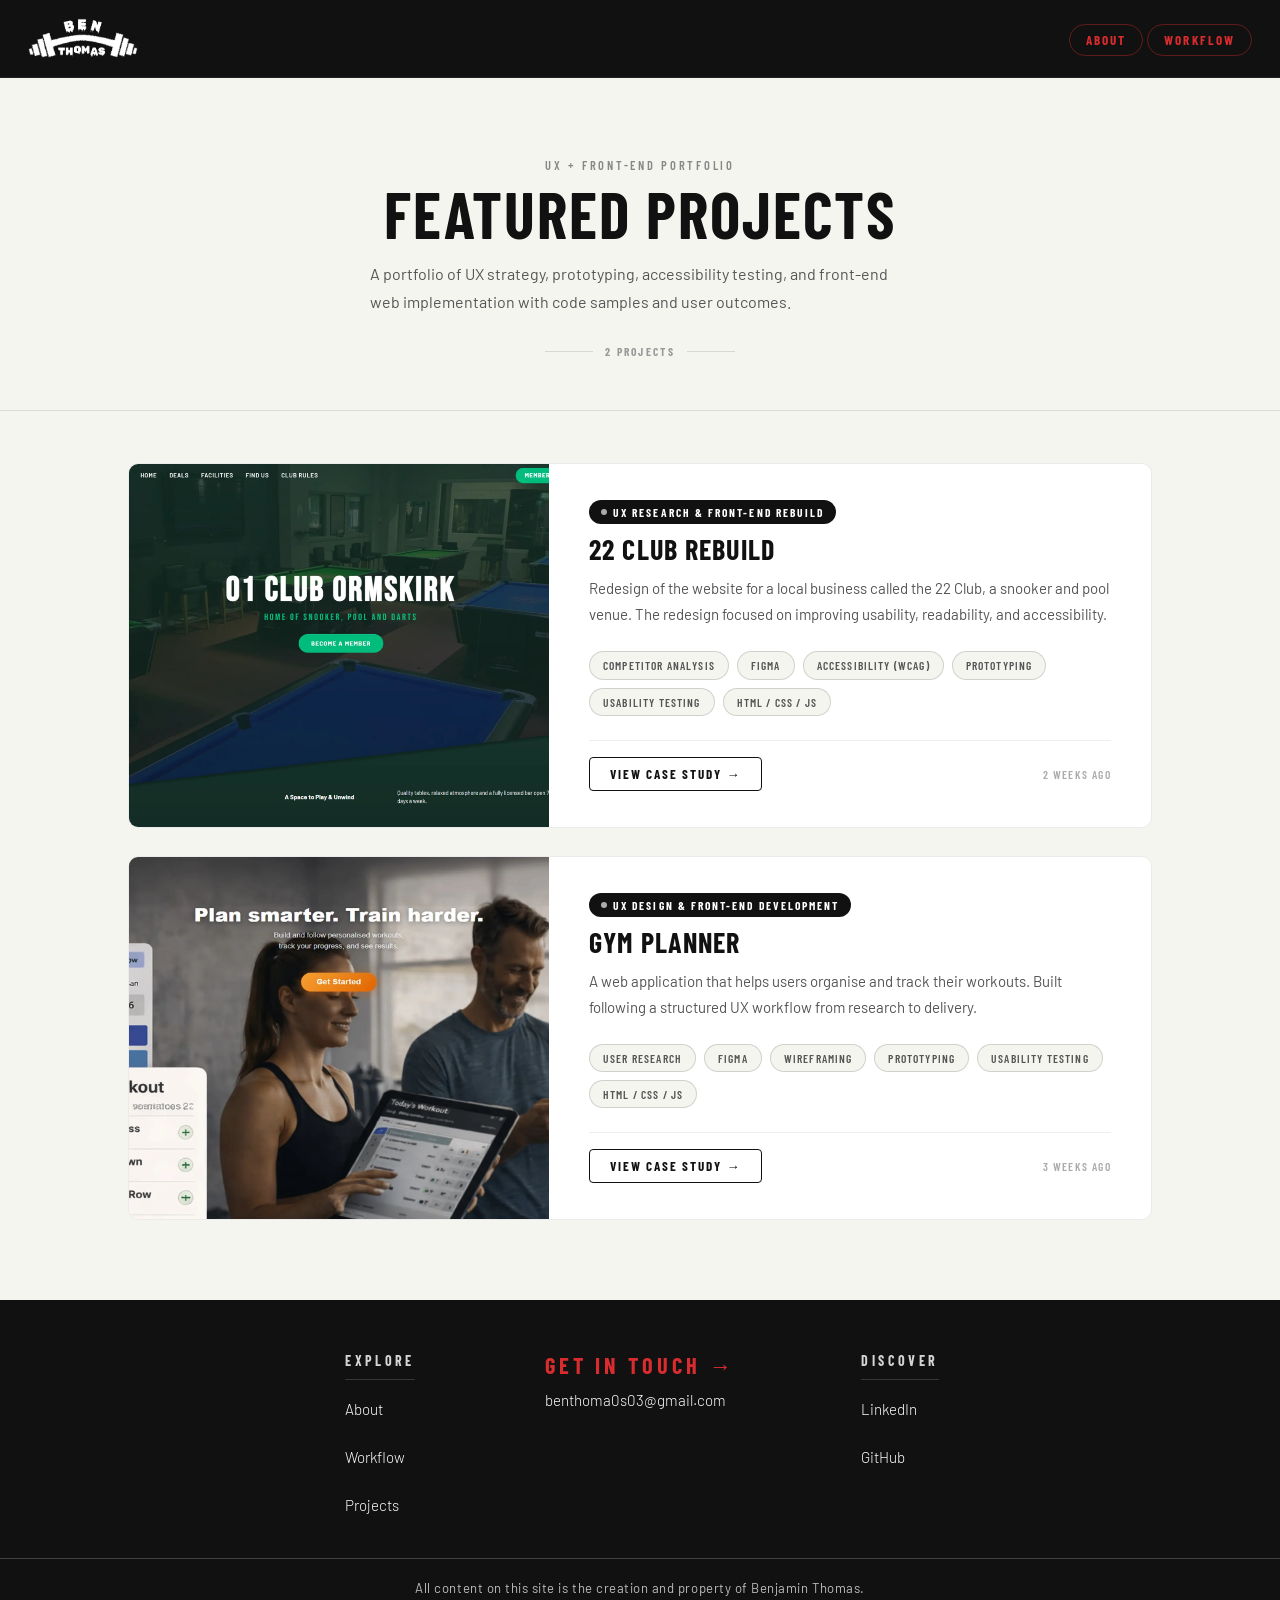
<file: projects.html>
<!DOCTYPE html>
<html lang="en">
<head>
    <meta charset="UTF-8" />
    <meta name="viewport" content="width=device-width, initial-scale=1.0" />
    <title>My Projects &#x2014; Benjamin Thomas</title>
    <meta name="description" content="A selection of UX design and web development work by Benjamin Thomas, spanning research, prototyping, and front-end development." />
    <link rel="preconnect" href="https://fonts.googleapis.com" />
    <link rel="preconnect" href="https://fonts.gstatic.com" crossorigin />
    <link href="https://fonts.googleapis.com/css2?family=Barlow+Condensed:wght@300;400;600;700&family=Barlow:wght@300;400;500&display=swap" rel="stylesheet" />
    <link rel="icon" href="images/favicon.ico" type="image/x-icon" />
    <link rel="stylesheet" href="css/style.css" />
    <link rel="stylesheet" href="css/grid.css" />
    <link rel="stylesheet" href="css/projects.css" />
    <link rel="stylesheet" href="css/about.css" />
</head>
<body class="projects-page">
    <!-- Navigation -->
    <nav class="site-nav">
        <a href="index.html" class="nav__logo">
            <img src="images/logo.webp" alt="Ben Thomas logo" width="110" height="42" />
        </a>
        <!--
            AI-assisted section:
            The mobile hamburger navigation toggle below was drafted with help from GitHub Copilot,
            then reviewed and edited for integration, styling, and accessibility within this project.
        -->
        <button class="nav-toggle" type="button" aria-controls="siteNavLinks" aria-expanded="false" aria-label="Open navigation menu">
            <span class="nav-toggle__bar"></span>
            <span class="nav-toggle__bar"></span>
            <span class="nav-toggle__bar"></span>
        </button>
        <ul class="nav__links" id="siteNavLinks">
            <li><a href="about.html" class="nav__link">About</a></li>
            <li><a href="workflow.html" class="nav__link">Workflow</a></li>
        </ul>
    </nav>
    <!-- Page Header -->
    <header class="proj-header proj-header--centred">
        <div class="proj-header__inner">
            <span class="proj-header__label">UX + Front-end Portfolio</span>
            <h1 class="proj-header__title">Featured Projects</h1>
            <p class="proj-header__sub">A portfolio of UX strategy, prototyping, accessibility testing, and front-end web implementation with code samples and user outcomes.</p>
            <div class="proj-header__count-row">
                <span class="proj-header__count-line"></span>
                <span class="proj-header__count">2 Projects</span>
                <span class="proj-header__count-line"></span>
            </div>
        </div>
    </header>
    <main id="main-content">
        <ul class="proj-list">
            <!--
                AI-assisted section:
                The project card markup and tag structure below were drafted with help from Claude AI,
                then reviewed and edited for integration, styling, and accessibility within this project.
            -->
            <!-- 22 Club -->
            <li>
                <article class="proj-card">
                    <div class="proj-card__img-wrap">
                        <img src="case_studies/22_club/new_hero_banner.webp" alt="22 Club &#x2014; redesigned website hero banner showing the updated layout" class="proj-card__img" loading="lazy" />
                    </div>
                    <div class="proj-card__body">
                        <div class="proj-card__top">
                            <span class="proj-card__category">UX Research &amp; Front-End Rebuild</span>
                            <h2 class="proj-card__title">22 Club Rebuild</h2>
                            <p class="proj-card__desc">Redesign of the website for a local business called the 22 Club, a snooker and pool venue. The redesign focused on improving usability, readability, and accessibility.</p>
                        </div>
                        <ul class="proj-card__tags">
                            <li class="proj-card__tag" data-tooltip="Reviewed venue websites to identify effective navigation and content patterns">Competitor Analysis</li>
                            <li class="proj-card__tag" data-tooltip="Full desktop wireframes and hi-fi prototype with WCAG-validated colour decisions">Figma</li>
                            <li class="proj-card__tag" data-tooltip="All colour pairs tested against AA and AAA contrast ratios using WebAIM Checker">Accessibility (WCAG)</li>
                            <li class="proj-card__tag" data-tooltip="Interactive Figma prototype tested with users before any code was written">Prototyping</li>
                            <li class="proj-card__tag" data-tooltip="Moderated sessions evaluating the prototype against key visitor tasks">Usability Testing</li>
                            <li class="proj-card__tag" data-tooltip="Rebuilt from scratch with semantic HTML, mobile-first CSS and accessible interactions">HTML / CSS / JS</li>
                        </ul>
                        <div class="proj-card__footer">
                            <a href="22-club.html" class="proj-card__link">View Case Study &#x2192;</a>
                            <span class="proj-card__date">2 weeks ago</span>
                        </div>
                    </div>
                </article>
            </li>
            <!-- Gym Planner -->
            <li>
                <article class="proj-card">
                    <div class="proj-card__img-wrap">
                        <img src="case_studies/gym_planner/hero_banner.webp" alt="Gym Planner &#x2014; workout planning web application hero banner" class="proj-card__img" loading="lazy" />
                    </div>
                    <div class="proj-card__body">
                        <div class="proj-card__top">
                            <span class="proj-card__category">UX Design &amp; Front-End Development</span>
                            <h2 class="proj-card__title">Gym Planner</h2>
                            <p class="proj-card__desc">A web application that helps users organise and track their workouts. Built following a structured UX workflow from research to delivery.</p>
                        </div>
                        <ul class="proj-card__tags">
                            <li class="proj-card__tag" data-tooltip="Surveys, personas and journey maps to understand gym-goers&apos; planning habits">User Research</li>
                            <li class="proj-card__tag" data-tooltip="Wireframes and interactive hi-fi prototype built and iterated in Figma">Figma</li>
                            <li class="proj-card__tag" data-tooltip="Lo-fi desktop and mobile layouts to validate structure before visual design">Wireframing</li>
                            <li class="proj-card__tag" data-tooltip="Clickable hi-fi prototype used in moderated usability testing sessions">Prototyping</li>
                            <li class="proj-card__tag" data-tooltip="Think-aloud testing with 3 participants to surface pain points and refine the UI">Usability Testing</li>
                            <li class="proj-card__tag" data-tooltip="Fully hand-coded responsive front-end with semantic HTML and vanilla JavaScript">HTML / CSS / JS</li>
                        </ul>
                        <div class="proj-card__footer">
                            <a href="gym-planner.html" class="proj-card__link">View Case Study &#x2192;</a>
                            <span class="proj-card__date">3 weeks ago</span>
                        </div>
                    </div>
                </article>
            </li>
        </ul>
    </main>
    <!-- Footer -->
    <footer class="site-footer">
        <div class="footer__grid">
            <div class="footer__col">
                <h2>Explore</h2>
                <nav>
                    <a href="about.html">About</a>
                    <a href="workflow.html">Workflow</a>
                    <a href="projects.html">Projects</a>
                </nav>
            </div>
            <div class="footer__col footer__col--contact">
                <p class="footer__contact-label">Get in touch &#x2192;</p>
                <a href="mailto:benthoma0s03@gmail.com" class="footer__email">benthoma0s03@gmail.com</a>
            </div>
            <div class="footer__col">
                <h2>Discover</h2>
                <nav>
                    <a href="https://www.linkedin.com/in/benjamin-david-thomas/" target="_blank" rel="noopener noreferrer">LinkedIn</a>
                    <a href="https://github.com/BenjaminDThomas" target="_blank" rel="noopener noreferrer">GitHub</a>
                </nav>
            </div>
        </div>
        <hr class="footer__divider" />
        <p class="footer__copy">All content on this site is the creation and property of Benjamin Thomas.</p>
    </footer>
    <script src="js/nav.js"></script>
    <script src="js/projects.js"></script>
</body>
</html>
</file>
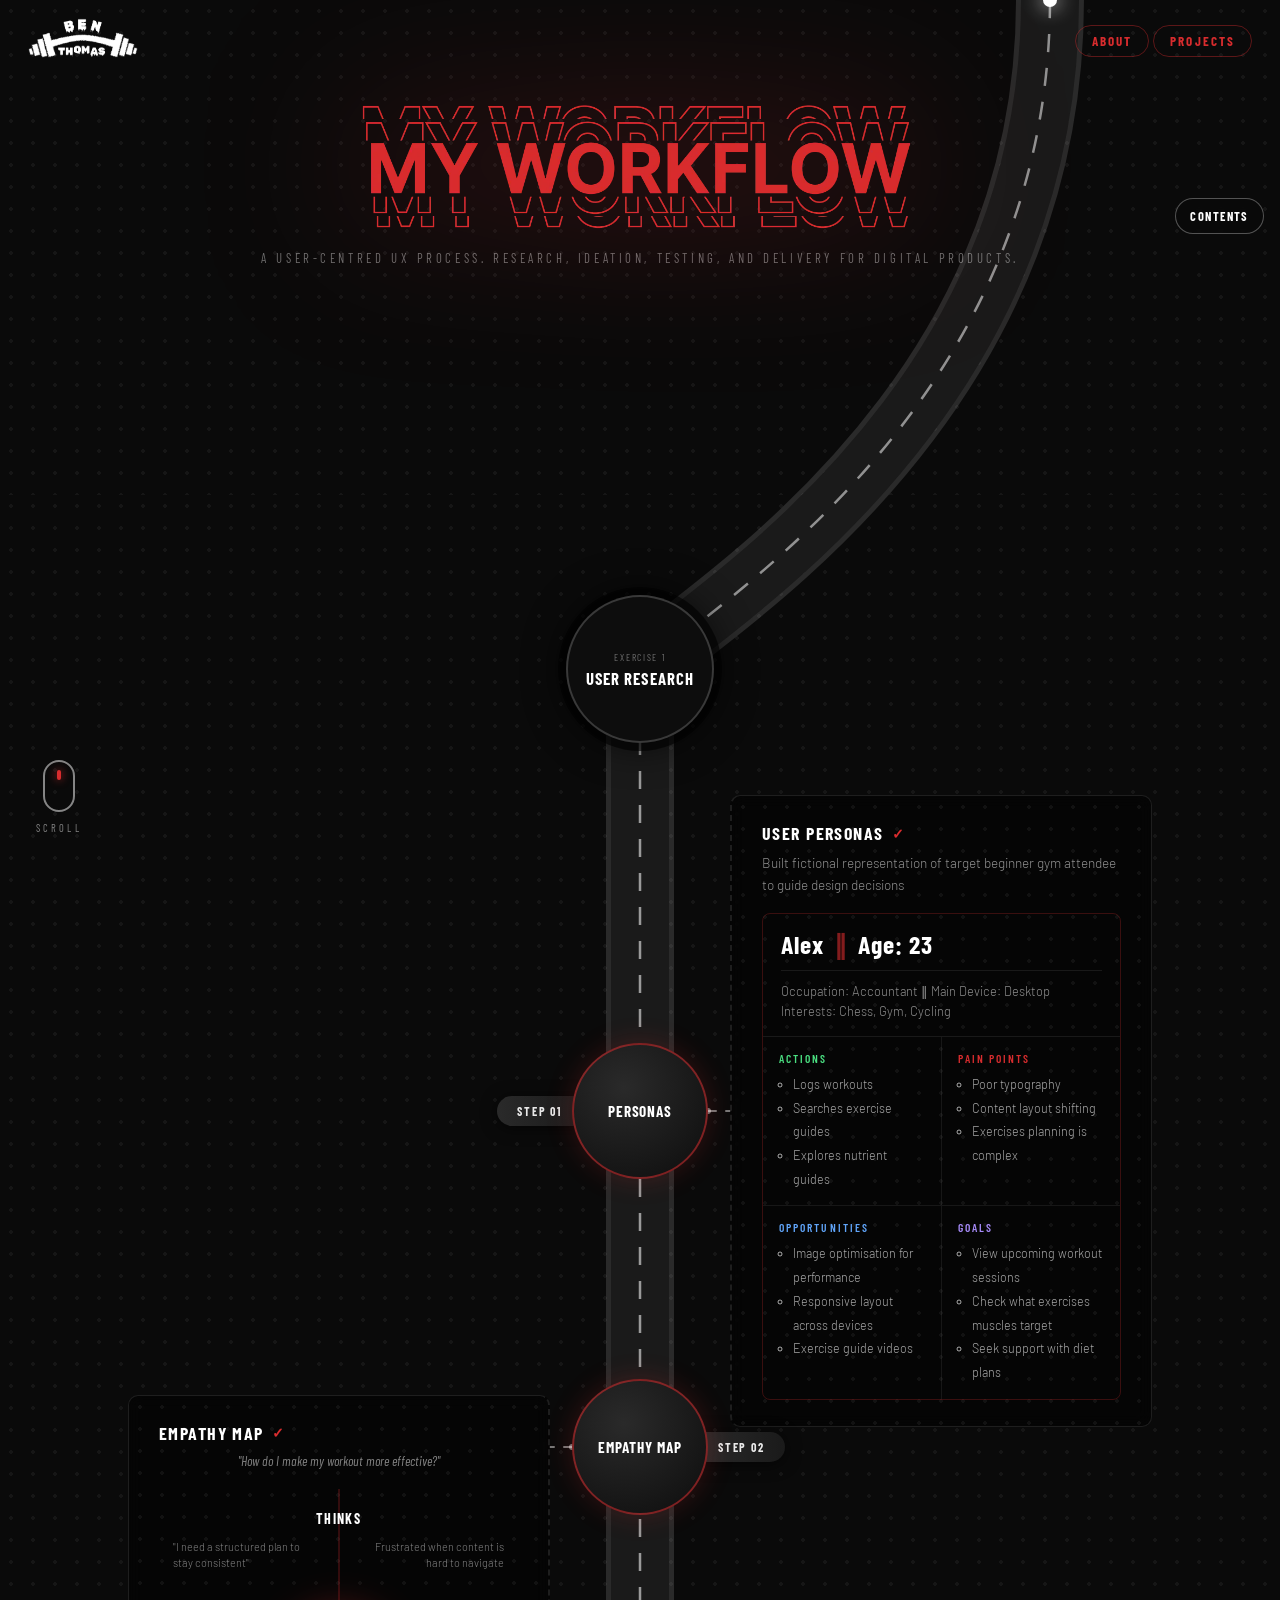
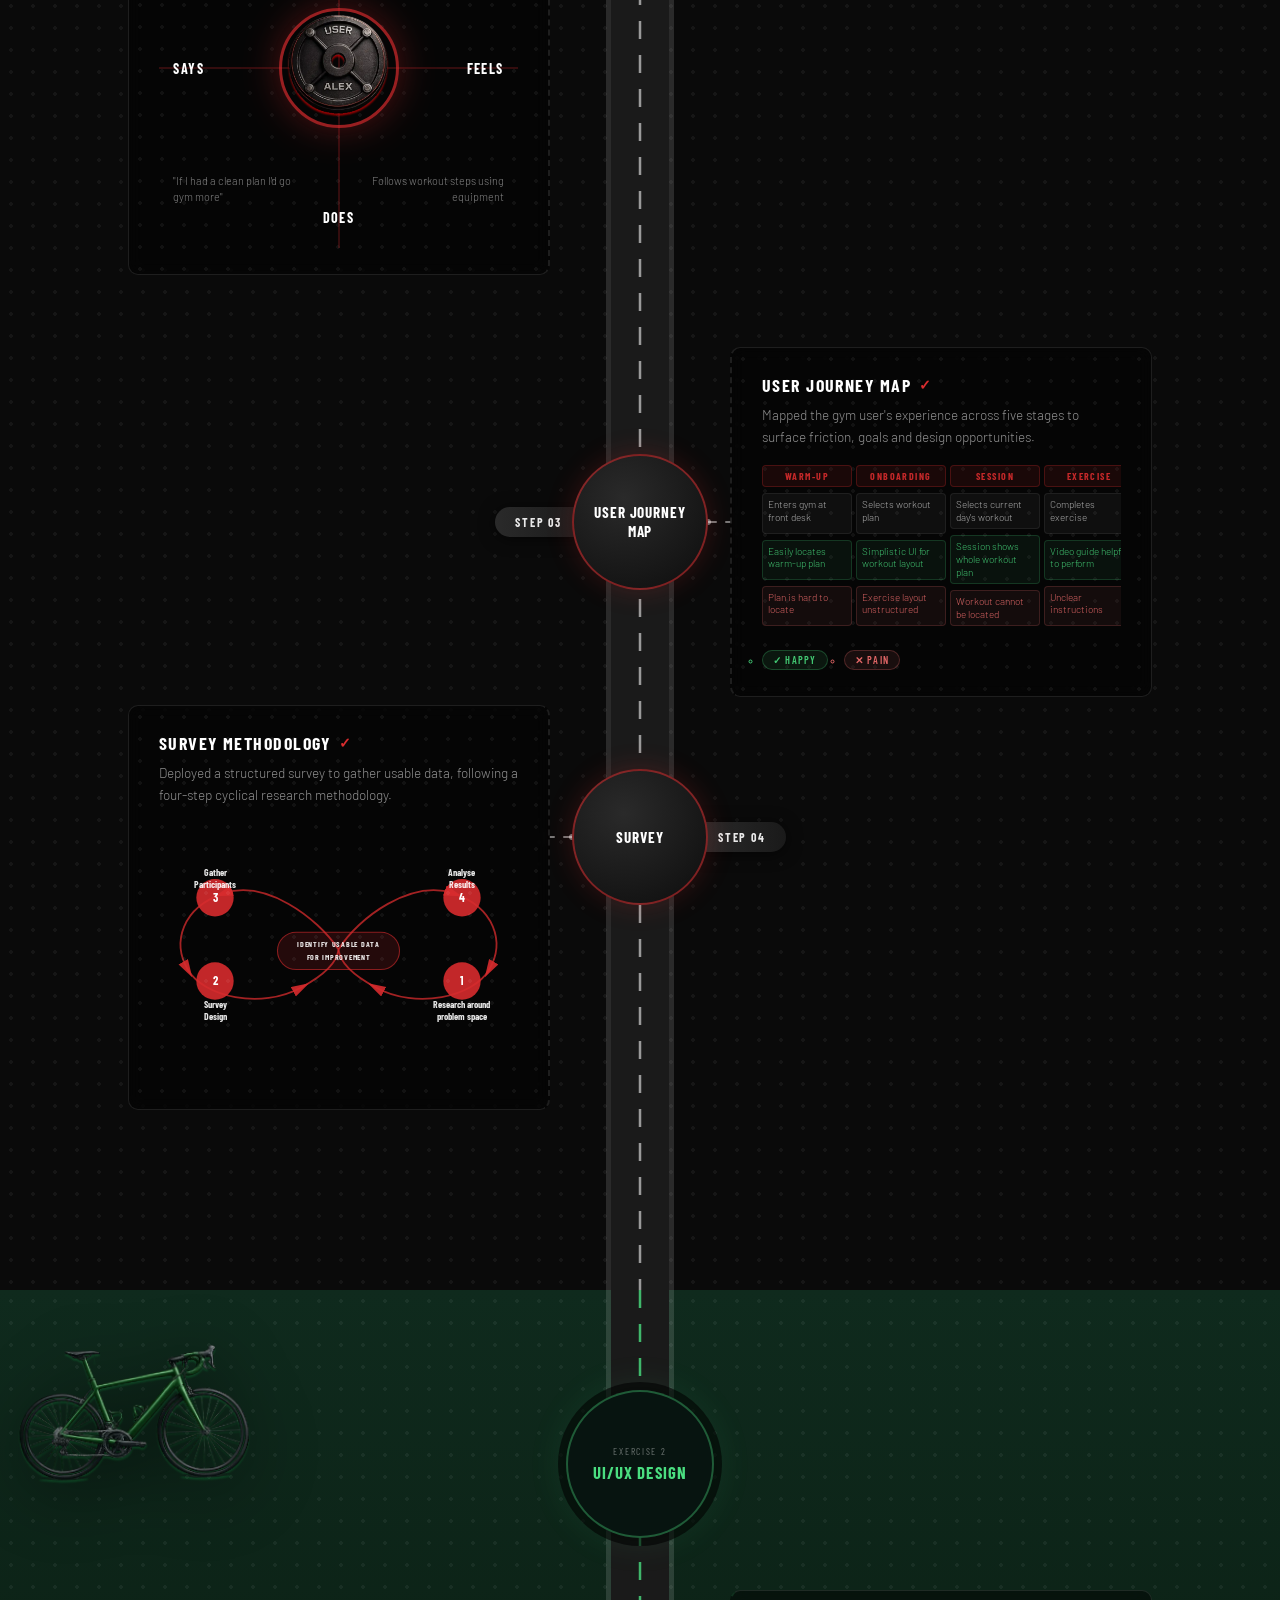
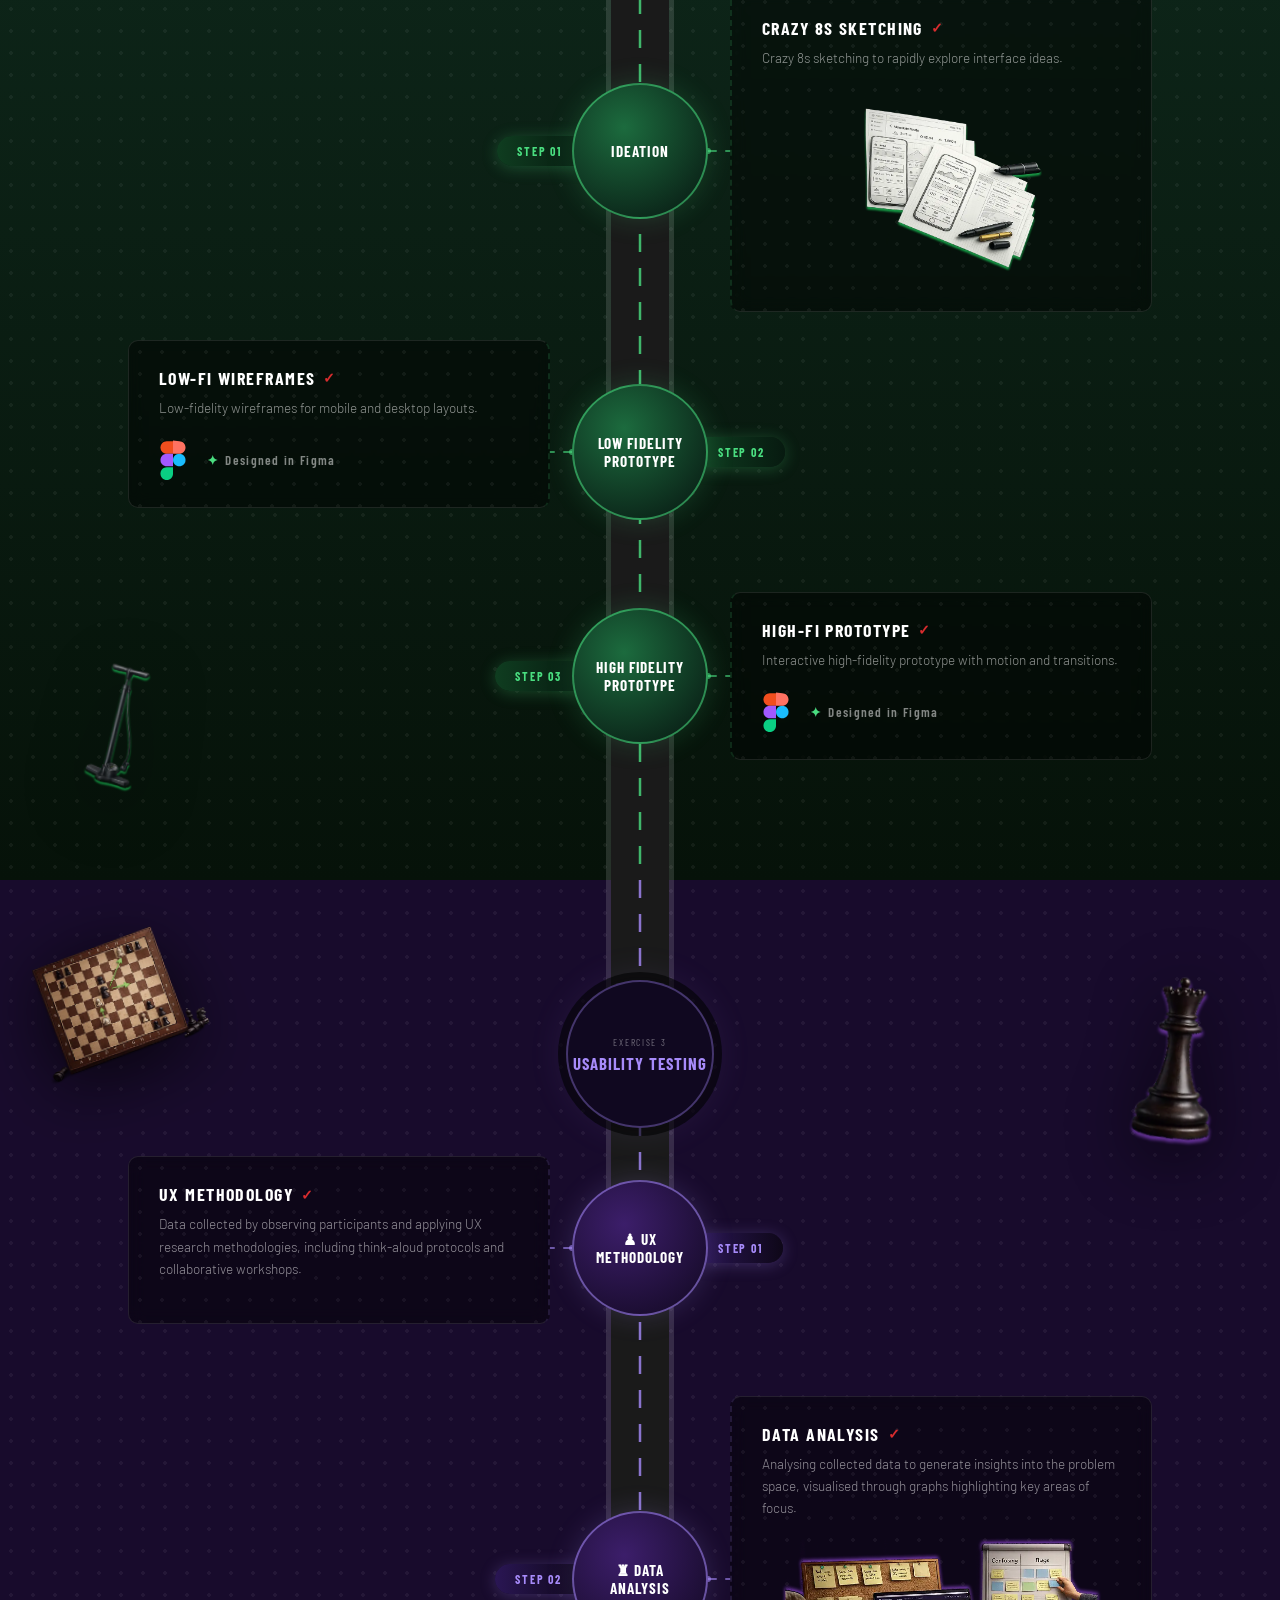
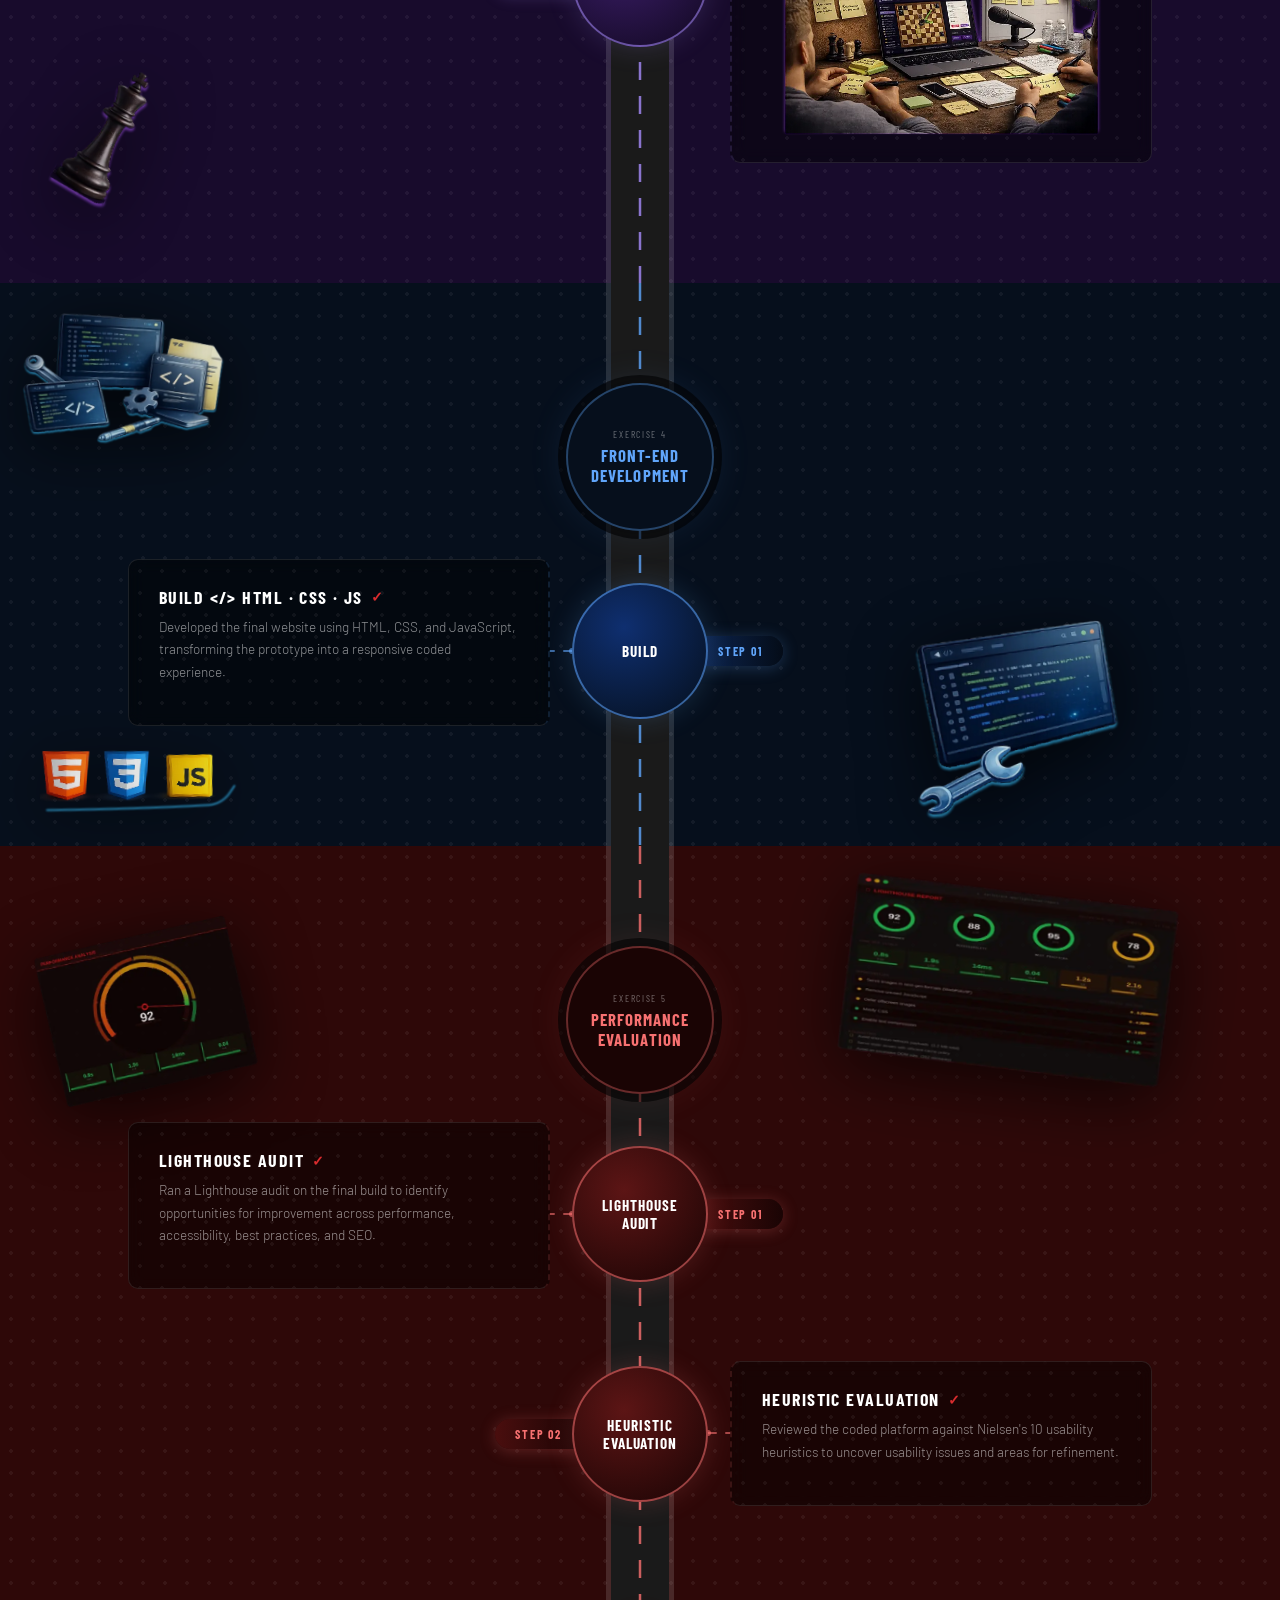
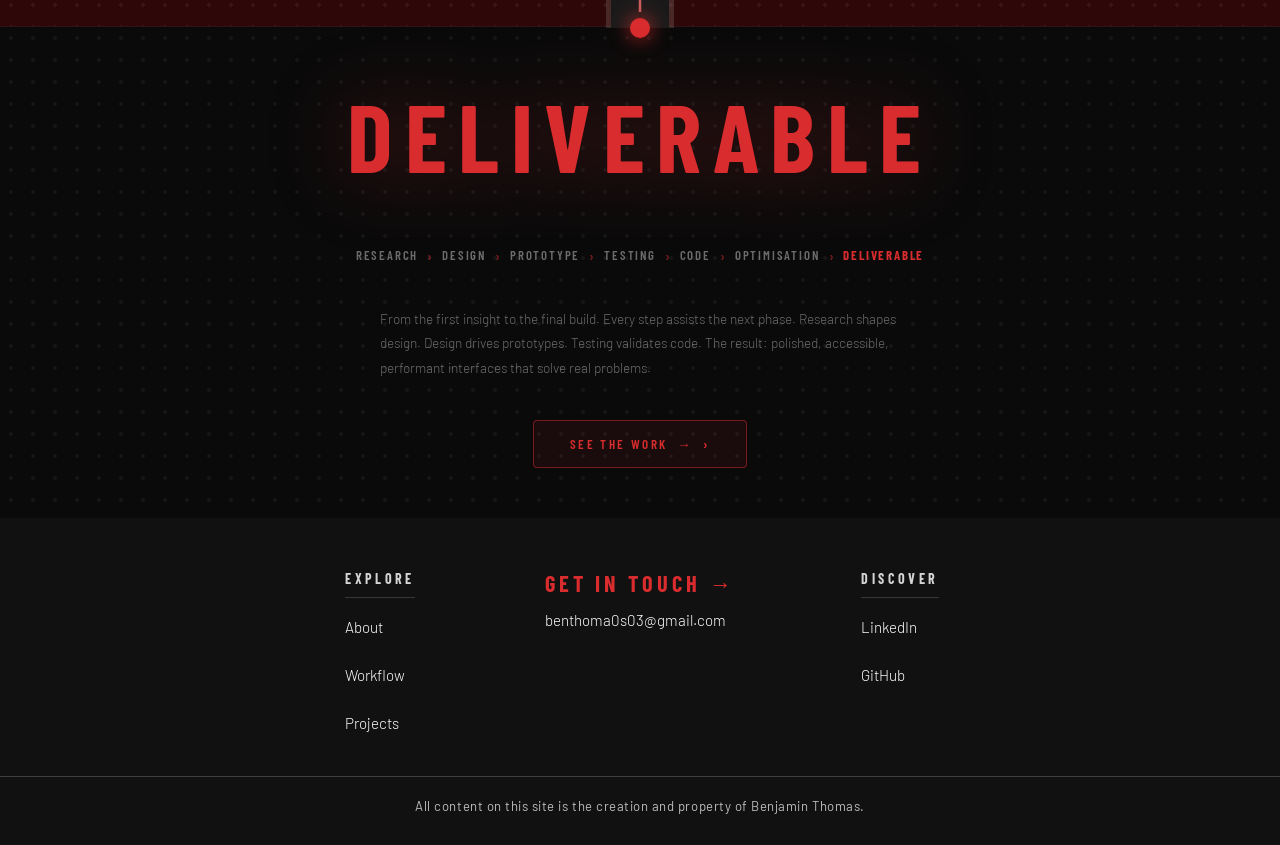
<file: workflow.html>
<!DOCTYPE html>
<html lang="en">
<head>
    <meta charset="UTF-8" />
    <meta name="viewport" content="width=device-width, initial-scale=1.0" />
    <title>My Workflow — Benjamin Thomas</title>
    <meta name="description" content="The UX workflow of Ben Thomas — from research and ideation through to prototyping, testing and delivery." />
    <link rel="preconnect" href="https://fonts.googleapis.com" />
    <link rel="preconnect" href="https://fonts.gstatic.com" crossorigin />
    <link href="https://fonts.googleapis.com/css2?family=Barlow+Condensed:wght@300;400;600;700&family=Barlow:wght@300;400;500&display=swap" rel="stylesheet" />
    <meta property="og:title" content="My Workflow — Benjamin Thomas" />
    <meta property="og:description" content="The UX workflow of Ben Thomas — from research and ideation through to prototyping, testing and delivery." />
    <meta property="og:type" content="website" />
    <link rel="icon" href="images/favicon.ico" type="image/x-icon" />
    <link rel="stylesheet" href="css/style.css" />
    <link rel="stylesheet" href="css/grid.css" />
    <link rel="stylesheet" href="css/workflow.css" />
    <link rel="stylesheet" href="css/about.css" />
</head>
<body class="workflow-page">
    <!-- ------- Navigation ------- -->
    <nav class="site-nav">
        <a href="index.html" class="nav__logo">
            <img src="images/logo.webp" alt="Ben Thomas logo" width="110" height="42" />
        </a>
        <!--
            AI-assisted section:
            The mobile hamburger navigation toggle below was drafted with help from GitHub Copilot,
            then reviewed and edited for integration, styling, and accessibility within this project.
        -->
        <button class="nav-toggle" type="button" aria-controls="siteNavLinks" aria-expanded="false" aria-label="Open navigation menu">
            <span class="nav-toggle__bar"></span>
            <span class="nav-toggle__bar"></span>
            <span class="nav-toggle__bar"></span>
        </button>
        <ul class="nav__links" id="siteNavLinks">
            <li><a href="about.html" class="nav__link">About</a></li>
            <li><a href="projects.html" class="nav__link">Projects</a></li>
        </ul>
    </nav>
    <!--
        AI-assisted section:
        The Road SVG animation system, connector lines, and scroll-driven car below were drafted with help from Claude AI,
        then reviewed and edited for integration, styling, and accessibility within this project.
    -->
    <!-- Road SVG -->
    <svg class="wf-road" id="wfRoad">
        <defs>
            <filter id="roadGlow" x="-50%" y="-10%" width="200%" height="120%">
                <feGaussianBlur stdDeviation="3" result="blur"/>
                <feComposite in="SourceGraphic" in2="blur" operator="over"/>
            </filter>
        </defs>
        <g id="wfConnectors"></g>
        <path id="wfTrack"      class="wf-road__track" />
        <path id="wfRoadBody"   class="wf-road__body" />
        <path id="wfHeroDash"   class="wf-road__seg wf-road__seg--gym" />
        <path id="wfSegGym"     class="wf-road__seg wf-road__seg--gym" />
        <path id="wfSegCycling" class="wf-road__seg wf-road__seg--cycling" />
        <path id="wfSegChess"   class="wf-road__seg wf-road__seg--chess" />
        <path id="wfSegCoding"  class="wf-road__seg wf-road__seg--coding" />
        <path id="wfSegEval"    class="wf-road__seg wf-road__seg--eval" />
        <path id="wfProgress"   class="wf-road__progress" />
        <circle id="wfEndDot"   class="wf-road__end" r="10" cx="0" cy="0" />
        <circle id="wfCar"      class="wf-road__car" r="7"  cx="0" cy="0" />
    </svg>
    <!-- ------- Hero ------- -->
    <header class="wf-hero">
        <span class="wf-hero__bg"></span>
        <div class="wf-hero__content">
            <img src="workflow_images/gym_section/my_workflow_title.webp" alt="My Workflow" class="wf-hero__title" />
            <p class="wf-hero__sub">A user-centred UX process. Research, ideation, testing, and delivery for digital products.</p>

        </div>
    </header>
    <figure class="wf-hero__punching-bag">
        <img src="workflow_images/gym_section/punching_bag.webp" alt="" />
    </figure>
    <button class="wf-toc-toggle" id="wfTocToggle" type="button">Contents</button>
    <aside class="wf-toc-drawer" id="wfTocDrawer">
        <div class="wf-toc-drawer__inner">
            <button class="wf-toc-close" id="wfTocClose" type="button">✕</button>
            <h2>Page Contents</h2>
            <ul class="wf-toc-list">
                <li><a href="#s1">User Research</a></li>
                <li><a href="#s2">UI/UX Design</a></li>
                <li><a href="#s3">Usability Testing</a></li>
                <li><a href="#s4">Front-End Development</a></li>
                <li><a href="#s5">Performance Evaluation</a></li>
                <li><a href="#deliverable">Final Deliverable</a></li>
            </ul>
        </div>
    </aside>
    <div class="wf-toc-backdrop" id="wfTocBackdrop"></div>
    <!-- ------- Main ------- -->
    <main class="wf-main" id="main-content">
        <aside class="wf-scroll-hint-wrap">
            <div class="wf-hero__scroll" id="wfScrollHint">
                <span class="wf-hero__scroll__mouse"></span>
                <span class="wf-hero__scroll__label">Scroll</span>
            </div>
        </aside>
        <!-- ------- Section 1: Research ------- -->
        <section class="wf-section wf-section--gym" id="s1">
            <span class="wf-section__dot-bg"></span>
            <div class="wf-exercise-node wf-exercise-node--gym">
                <p class="wf-exercise-node__num">Exercise 1</p>
                <strong id="s1-ex" class="wf-exercise-node__name">User Research</strong>
            </div>
            <ol class="wf-steps">
                <!-- Step 01: User Personas -->
                <li class="wf-step wf-step--right">
                    <header class="wf-step__header">
                        <span class="wf-step__pill wf-step__pill--gym">Step 01</span>
                        <h2 class="wf-step__name">Personas</h2>
                    </header>
                    <article class="wf-card wf-card--persona" tabindex="0">
                        <span class="wf-card__dot-bg"></span>
                        <header class="wf-card__header">
                            <h3 id="s1-card-title" class="wf-card__title">User Personas <span class="wf-card__check">✓</span></h3>
                            <p class="wf-card__subtitle">Built fictional representation of target beginner gym attendee to guide design decisions</p>
                        </header>
                        <div class="persona-table">
                            <p class="persona-table__name">
                                <strong>Alex</strong> <span class="persona-table__divider">‖</span> Age: 23
                            </p>
                            <hr class="persona-table__rule" />
                            <p class="persona-table__meta">Occupation: Accountant ‖ Main Device: Desktop<br>Interests: Chess, Gym, Cycling</p>
                            <div class="persona-table__grid">
                                <section class="persona-quad persona-quad--actions">
                                    <h4 class="persona-quad__title">Actions</h4>
                                    <ul><li>Logs workouts</li><li>Searches exercise guides</li><li>Explores nutrient guides</li></ul>
                                </section>
                                <section class="persona-quad persona-quad--pain">
                                    <h4 class="persona-quad__title">Pain Points</h4>
                                    <ul><li>Poor typography</li><li>Content layout shifting</li><li>Exercises planning is complex</li></ul>
                                </section>
                                <section class="persona-quad persona-quad--opps">
                                    <h4 class="persona-quad__title">Opportunities</h4>
                                    <ul><li>Image optimisation for performance</li><li>Responsive layout across devices</li><li>Exercise guide videos</li></ul>
                                </section>
                                <section class="persona-quad persona-quad--goals">
                                    <h4 class="persona-quad__title">Goals</h4>
                                    <ul><li>View upcoming workout sessions</li><li>Check what exercises muscles target</li><li>Seek support with diet plans</li></ul>
                                </section>
                            </div>
                        </div>
                        <img src="workflow_images/gym_section/weights.webp" alt="" loading="lazy" class="persona-card__weights" />
                    </article>
                </li>
                <!-- Step 02: Empathy Map -->
                <li class="wf-step wf-step--left wf-step--empathy">
                    <header class="wf-step__header wf-step__header--flip">
                        <span class="wf-step__pill wf-step__pill--gym">Step 02</span>
                        <h2 class="wf-step__name">Empathy Map</h2>
                    </header>
                    <article class="wf-card wf-card--empathy" tabindex="0">
                        <span class="wf-card__dot-bg"></span>
                        <h3 id="s1b-title" class="wf-card__title">Empathy Map <span class="wf-card__check">✓</span></h3>
                        <figure class="empathy-map">
                            <figcaption class="empathy-map__quote">"How do I make my workout more effective?"</figcaption>
                            <div class="empathy-map__compass">
                                <span class="empathy-map__line empathy-map__line--h"></span>
                                <span class="empathy-map__line empathy-map__line--v"></span>
                                <div class="empathy-map__center">
                                    <img src="workflow_images/gym_section/weighted_persona_plate.webp" alt="User Alex represented as a weight plate" loading="lazy" />
                                </div>
                                <p class="empathy-map__label empathy-map__label--top">Thinks</p>
                                <p class="empathy-map__label empathy-map__label--bottom">Does</p>
                                <p class="empathy-map__label empathy-map__label--left">Says</p>
                                <p class="empathy-map__label empathy-map__label--right">Feels</p>
                                <p class="empathy-map__note empathy-map__note--tl">"I need a structured plan to stay consistent"</p>
                                <p class="empathy-map__note empathy-map__note--tr">Frustrated when content is hard to navigate</p>
                                <p class="empathy-map__note empathy-map__note--bl">"If I had a clean plan I'd go gym more"</p>
                                <p class="empathy-map__note empathy-map__note--br">Follows workout steps using equipment</p>
                            </div>
                        </figure>
                        <img src="workflow_images/gym_section/lat_pulldown_bar.webp" alt="" loading="lazy" class="empathy-card__lat" />
                    </article>
                    <img src="workflow_images/gym_section/water_bottle.webp" alt="" loading="lazy" class="empathy-step__bottle" />
                </li>
                <!-- Step 03: User Journey Map -->
                <li class="wf-step wf-step--right">
                    <header class="wf-step__header">
                        <span class="wf-step__pill wf-step__pill--gym">Step 03</span>
                        <h2 class="wf-step__name">User Journey<br>Map</h2>
                    </header>
                    <article class="wf-card wf-card--journey" tabindex="0">
                        <span class="wf-card__dot-bg"></span>
                        <header class="wf-card__header">
                            <h3 id="s1c-title" class="wf-card__title">User Journey Map <span class="wf-card__check">✓</span></h3>
                            <p class="wf-card__subtitle">Mapped the gym user's experience across five stages to surface friction, goals and design opportunities.</p>
                        </header>
                        <ol class="journey-phases" role="region">
                            <li class="journey-phase">
                                <p class="journey-phase__label">Warm-Up</p>
                                <p class="journey-phase__row journey-phase__row--step">Enters gym at front desk</p>
                                <p class="journey-phase__row journey-phase__row--happy">Easily locates warm-up plan</p>
                                <p class="journey-phase__row journey-phase__row--pain">Plan is hard to locate</p>
                            </li>
                            <li class="journey-phase">
                                <p class="journey-phase__label">Onboarding</p>
                                <p class="journey-phase__row journey-phase__row--step">Selects workout plan</p>
                                <p class="journey-phase__row journey-phase__row--happy">Simplistic UI for workout layout</p>
                                <p class="journey-phase__row journey-phase__row--pain">Exercise layout unstructured</p>
                            </li>
                            <li class="journey-phase">
                                <p class="journey-phase__label">Session</p>
                                <p class="journey-phase__row journey-phase__row--step">Selects current day's workout</p>
                                <p class="journey-phase__row journey-phase__row--happy">Session shows whole workout plan</p>
                                <p class="journey-phase__row journey-phase__row--pain">Workout cannot be located</p>
                            </li>
                            <li class="journey-phase">
                                <p class="journey-phase__label">Exercise</p>
                                <p class="journey-phase__row journey-phase__row--step">Completes exercise</p>
                                <p class="journey-phase__row journey-phase__row--happy">Video guide helpful to perform</p>
                                <p class="journey-phase__row journey-phase__row--pain">Unclear instructions</p>
                            </li>
                            <li class="journey-phase">
                                <p class="journey-phase__label">Rest</p>
                                <p class="journey-phase__row journey-phase__row--step">Rests till next set</p>
                                <p class="journey-phase__row journey-phase__row--happy">Clear outlined rest times</p>
                                <p class="journey-phase__row journey-phase__row--pain">Data missing — unstructured</p>
                            </li>
                        </ol>
                        <ul class="journey-legend">
                            <li class="journey-legend__item journey-legend__item--happy">✓ Happy</li>
                            <li class="journey-legend__item journey-legend__item--pain">✕ Pain</li>
                        </ul>
                        <img src="workflow_images/gym_section/gym_planner_image.webp" alt="" loading="lazy" class="journey-planner" />
                    </article>
                </li>
                <!--
                    AI-assisted section:
                    The survey methodology diagram SVG below was drafted with help from Claude AI,
                    then reviewed and edited for integration, styling, and accessibility within this project.
                -->
                <!-- Step 04: Survey -->
                <li class="wf-step wf-step--left wf-step--survey">
                    <header class="wf-step__header wf-step__header--flip">
                        <span class="wf-step__pill wf-step__pill--gym">Step 04</span>
                        <h2 class="wf-step__name">Survey</h2>
                    </header>
                    <article class="wf-card wf-card--survey" tabindex="0">
                        <span class="wf-card__dot-bg"></span>
                        <header class="wf-card__header">
                            <h3 id="s1d-title" class="wf-card__title">Survey Methodology <span class="wf-card__check">✓</span></h3>
                            <p class="wf-card__subtitle">Deployed a structured survey to gather usable data, following a four-step cyclical research methodology.</p>
                        </header>
                        <svg class="survey-svg" viewBox="0 0 500 290" xmlns="http://www.w3.org/2000/svg">
                            <defs>
                                <marker id="arrowMid" markerWidth="10" markerHeight="10" refX="5" refY="3" orient="auto">
                                    <path d="M0,0 L0,6 L10,3 z" fill="rgba(216,44,46,0.9)" />
                                </marker>
                            </defs>
                            <path class="survey-svg__loop" d="M 250,140 C 220,95 148,42 90,62 C 32,82 18,130 40,168 C 62,206 142,224 198,193 C 228,177 248,160 250,140" fill="none" stroke="rgba(216,44,46,0.75)" stroke-width="2.5" marker-mid="url(#arrowMid)" />
                            <path class="survey-svg__loop" d="M 250,140 C 278,95 352,42 410,62 C 468,82 482,130 460,168 C 438,206 358,224 302,193 C 272,177 252,160 250,140" fill="none" stroke="rgba(216,44,46,0.75)" stroke-width="2.5" marker-mid="url(#arrowMid)" />
                            <rect x="165" y="116" width="170" height="52" rx="26" fill="rgba(216,44,46,0.15)" stroke="rgba(216,44,46,0.6)" stroke-width="1.5"/>
                            <text x="250" y="137" text-anchor="middle" font-family="'Barlow Condensed', sans-serif" font-size="11" font-weight="700" letter-spacing="1" fill="rgba(255,255,255,0.9)">IDENTIFY USABLE DATA</text>
                            <text x="250" y="155" text-anchor="middle" font-family="'Barlow Condensed', sans-serif" font-size="11" font-weight="700" letter-spacing="1" fill="rgba(255,255,255,0.9)">FOR IMPROVEMENT</text>
                            <circle cx="78"  cy="68"  r="26" fill="rgba(216,44,46,0.9)" />
                            <text x="78"  y="74"  text-anchor="middle" font-family="'Barlow Condensed', sans-serif" font-size="17"   font-weight="700" fill="#fff">3</text>
                            <text x="78"  y="38"  text-anchor="middle" font-family="'Barlow Condensed', sans-serif" font-size="13.5" font-weight="700" fill="rgba(255,255,255,0.9)">Gather</text>
                            <text x="78"  y="54"  text-anchor="middle" font-family="'Barlow Condensed', sans-serif" font-size="13.5" font-weight="700" fill="rgba(255,255,255,0.9)">Participants</text>
                            <circle cx="422" cy="68"  r="26" fill="rgba(216,44,46,0.9)" />
                            <text x="422" y="74"  text-anchor="middle" font-family="'Barlow Condensed', sans-serif" font-size="17"   font-weight="700" fill="#fff">4</text>
                            <text x="422" y="38"  text-anchor="middle" font-family="'Barlow Condensed', sans-serif" font-size="13.5" font-weight="700" fill="rgba(255,255,255,0.9)">Analyse</text>
                            <text x="422" y="54"  text-anchor="middle" font-family="'Barlow Condensed', sans-serif" font-size="13.5" font-weight="700" fill="rgba(255,255,255,0.9)">Results</text>
                            <circle cx="78"  cy="184" r="26" fill="rgba(216,44,46,0.9)" />
                            <text x="78"  y="190" text-anchor="middle" font-family="'Barlow Condensed', sans-serif" font-size="17"   font-weight="700" fill="#fff">2</text>
                            <text x="78"  y="222" text-anchor="middle" font-family="'Barlow Condensed', sans-serif" font-size="13.5" font-weight="700" fill="rgba(255,255,255,0.9)">Survey</text>
                            <text x="78"  y="238" text-anchor="middle" font-family="'Barlow Condensed', sans-serif" font-size="13.5" font-weight="700" fill="rgba(255,255,255,0.9)">Design</text>
                            <circle cx="422" cy="184" r="26" fill="rgba(216,44,46,0.9)" />
                            <text x="422" y="190" text-anchor="middle" font-family="'Barlow Condensed', sans-serif" font-size="17"   font-weight="700" fill="#fff">1</text>
                            <text x="422" y="222" text-anchor="middle" font-family="'Barlow Condensed', sans-serif" font-size="13.5" font-weight="700" fill="rgba(255,255,255,0.9)">Research around</text>
                            <text x="422" y="238" text-anchor="middle" font-family="'Barlow Condensed', sans-serif" font-size="13.5" font-weight="700" fill="rgba(255,255,255,0.9)">problem space</text>
                        </svg>
                        <div class="survey-spacer"></div>
                    </article>
                </li>
            </ol>
        </section>
        <!-- ------- Section 2: Design ------- -->
        <section class="wf-section wf-section--cycling" id="s2">
            <span class="wf-section__dot-bg"></span>
            <div class="wf-exercise-node wf-exercise-node--cycling">
                <p class="wf-exercise-node__num">Exercise 2</p>
                <strong id="s2-ex" class="wf-exercise-node__name">UI/UX Design</strong>
            </div>
            <ol class="wf-steps">
                <!-- Step 01: Ideation -->
                <li class="wf-step wf-step--right">
                    <header class="wf-step__header">
                        <span class="wf-step__pill wf-step__pill--cycling">Step 01</span>
                        <h2 class="wf-step__name">Ideation</h2>
                    </header>
                    <article class="wf-card" tabindex="0">
                        <span class="wf-card__dot-bg"></span>
                        <header class="wf-card__header">
                            <h3 id="s2-card-title" class="wf-card__title">Crazy 8s Sketching <span class="wf-card__check">✓</span></h3>
                            <p class="wf-card__subtitle">Crazy 8s sketching to rapidly explore interface ideas.</p>
                        </header>
                        <img src="workflow_images/cycling_section/sketches_image.webp" alt="Crazy 8s sketches" loading="eager" width="600" height="400" class="wf-card__img" />
                    </article>
                </li>
                <!-- Step 02: Low-Fi -->
                <li class="wf-step wf-step--left wf-step--lowfi">
                    <header class="wf-step__header wf-step__header--flip">
                        <span class="wf-step__pill wf-step__pill--cycling">Step 02</span>
                        <h2 class="wf-step__name">Low Fidelity<br>Prototype</h2>
                    </header>
                    <article class="wf-card wf-card--lowfi" tabindex="0">
                        <span class="wf-card__dot-bg"></span>
                        <header class="wf-card__header">
                            <h3 id="s2b-card-title" class="wf-card__title">Low-Fi Wireframes <span class="wf-card__check">✓</span></h3>
                            <p class="wf-card__subtitle">Low-fidelity wireframes for mobile and desktop layouts.</p>
                        </header>
                        <figure class="wf-figma-badge">
                            <svg class="wf-figma-logo" viewBox="0 0 38 57" xmlns="http://www.w3.org/2000/svg">
                                <path d="M19 28.5C19 23.806 22.806 20 27.5 20C32.194 20 36 23.806 36 28.5C36 33.194 32.194 37 27.5 37C22.806 37 19 33.194 19 28.5Z" fill="#1ABCFE"/>
                                <path d="M2 47C2 42.306 5.806 38.5 10.5 38.5H19V47C19 51.694 15.194 55.5 10.5 55.5C5.806 55.5 2 51.694 2 47Z" fill="#0ACF83"/>
                                <path d="M19 2V20H27.5C32.194 20 36 16.194 36 11.5C36 6.806 32.194 3 27.5 3L19 2Z" fill="#FF7262"/>
                                <path d="M2 11.5C2 16.194 5.806 20 10.5 20H19V3H10.5C5.806 3 2 6.806 2 11.5Z" fill="#F24E1E"/>
                                <path d="M2 28.5C2 33.194 5.806 37 10.5 37H19V20H10.5C5.806 20 2 23.806 2 28.5Z" fill="#A259FF"/>
                            </svg>
                            <figcaption class="wf-figma-badge__text"><span>✦</span> Designed in Figma</figcaption>
                        </figure>
                    </article>
                </li>
                <!-- Step 03: High-Fi -->
                <li class="wf-step wf-step--right">
                    <header class="wf-step__header">
                        <span class="wf-step__pill wf-step__pill--cycling">Step 03</span>
                        <h2 class="wf-step__name">High Fidelity<br>Prototype</h2>
                    </header>
                    <article class="wf-card" tabindex="0">
                        <span class="wf-card__dot-bg"></span>
                        <header class="wf-card__header">
                            <h3 id="s2c-card-title" class="wf-card__title">High-Fi Prototype <span class="wf-card__check">✓</span></h3>
                            <p class="wf-card__subtitle">Interactive high-fidelity prototype with motion and transitions.</p>
                        </header>
                        <figure class="wf-figma-badge">
                            <svg class="wf-figma-logo" viewBox="0 0 38 57" xmlns="http://www.w3.org/2000/svg">
                                <path d="M19 28.5C19 23.806 22.806 20 27.5 20C32.194 20 36 23.806 36 28.5C36 33.194 32.194 37 27.5 37C22.806 37 19 33.194 19 28.5Z" fill="#1ABCFE"/>
                                <path d="M2 47C2 42.306 5.806 38.5 10.5 38.5H19V47C19 51.694 15.194 55.5 10.5 55.5C5.806 55.5 2 51.694 2 47Z" fill="#0ACF83"/>
                                <path d="M19 2V20H27.5C32.194 20 36 16.194 36 11.5C36 6.806 32.194 3 27.5 3L19 2Z" fill="#FF7262"/>
                                <path d="M2 11.5C2 16.194 5.806 20 10.5 20H19V3H10.5C5.806 3 2 6.806 2 11.5Z" fill="#F24E1E"/>
                                <path d="M2 28.5C2 33.194 5.806 37 10.5 37H19V20H10.5C5.806 20 2 23.806 2 28.5Z" fill="#A259FF"/>
                            </svg>
                            <figcaption class="wf-figma-badge__text"><span>✦</span> Designed in Figma</figcaption>
                        </figure>
                    </article>
                </li>
            </ol>
            <img src="workflow_images/cycling_section/bike_image.webp" alt="" loading="lazy" class="wf-scatter wf-scatter--bike" />
            <img src="workflow_images/cycling_section/bike_pump.webp"  alt="" loading="lazy" class="wf-scatter wf-scatter--bike-pump" />
        </section>
        <!-- ------- Section 3: Testing ------- -->
        <section class="wf-section wf-section--chess" id="s3">
            <span class="wf-section__dot-bg"></span>
            <div class="wf-exercise-node wf-exercise-node--chess">
                <p class="wf-exercise-node__num">Exercise 3</p>
                <strong id="s3-ex" class="wf-exercise-node__name">Usability Testing</strong>
            </div>
            <ol class="wf-steps">
                <li class="wf-step wf-step--left wf-step--topalign">
                    <header class="wf-step__header wf-step__header--flip">
                        <span class="wf-step__pill wf-step__pill--chess">Step 01</span>
                        <h2 class="wf-step__name">♟ UX<br>Methodology</h2>
                    </header>
                    <article class="wf-card wf-card--topalign" tabindex="0">
                        <span class="wf-card__dot-bg"></span>
                        <header class="wf-card__header">
                            <h3 id="s3-card-title" class="wf-card__title">UX Methodology <span class="wf-card__check">✓</span></h3>
                            <p class="wf-card__subtitle">Data collected by observing participants and applying UX research methodologies, including think-aloud protocols and collaborative workshops.</p>
                        </header>
                    </article>
                </li>
                <li class="wf-step wf-step--right">
                    <header class="wf-step__header">
                        <span class="wf-step__pill wf-step__pill--chess">Step 02</span>
                        <h2 class="wf-step__name">♜ Data<br>Analysis</h2>
                    </header>
                    <article class="wf-card" tabindex="0">
                        <span class="wf-card__dot-bg"></span>
                        <header class="wf-card__header">
                            <h3 id="s3b-card-title" class="wf-card__title">Data Analysis <span class="wf-card__check">✓</span></h3>
                            <p class="wf-card__subtitle">Analysing collected data to generate insights into the problem space, visualised through graphs highlighting key areas of focus.</p>
                        </header>
                        <img src="workflow_images/chess_section/workshop.webp" alt="Analysis workshop" loading="eager" width="600" height="400" class="wf-card__img" />
                    </article>
                </li>
            </ol>
            <img src="workflow_images/chess_section/chess_board_image.webp" alt="" loading="lazy" class="wf-scatter wf-scatter--chess-board" />
            <img src="workflow_images/chess_section/king_chess_piece.webp"  alt="" loading="lazy" class="wf-scatter wf-scatter--chess-king" />
            <img src="workflow_images/chess_section/queen_chess_piece.webp" alt="" loading="lazy" class="wf-scatter wf-scatter--chess-queen" />
        </section>
        <!-- ------- Section 4: Coding ------- -->
        <section class="wf-section wf-section--coding" id="s4">
            <span class="wf-section__dot-bg"></span>
            <div class="wf-exercise-node wf-exercise-node--coding">
                <p class="wf-exercise-node__num">Exercise 4</p>
                <strong id="s4-ex" class="wf-exercise-node__name">Front-End Development</strong>
            </div>
            <ol class="wf-steps">
                <li class="wf-step wf-step--left wf-step--topalign">
                    <header class="wf-step__header wf-step__header--flip">
                        <span class="wf-step__pill wf-step__pill--coding">Step 01</span>
                        <h2 class="wf-step__name">Build</h2>
                    </header>
                    <article class="wf-card wf-card--topalign" tabindex="0">
                        <span class="wf-card__dot-bg"></span>
                        <header class="wf-card__header">
                            <h3 id="s4-card-title" class="wf-card__title">Build &lt;/&gt; HTML · CSS · JS <span class="wf-card__check">✓</span></h3>
                            <p class="wf-card__subtitle">Developed the final website using HTML, CSS, and JavaScript, transforming the prototype into a responsive coded experience.</p>
                        </header>
                    </article>
                </li>
            </ol>
            <img src="workflow_images/coding_section/programming_image.webp"          alt="" loading="lazy" class="wf-scatter wf-scatter--code-editor" />
            <img src="workflow_images/coding_section/coding_languages_container.webp" alt="" loading="lazy" class="wf-scatter wf-scatter--code-langs" />
            <img src="workflow_images/coding_section/console_tool_image.webp"         alt="" loading="lazy" class="wf-scatter wf-scatter--console" />
        </section>
        <!-- ------- Section 5: Evaluation ------- -->
        <section class="wf-section wf-section--evaluation" id="s5">
            <span class="wf-section__dot-bg"></span>
            <div class="wf-exercise-node wf-exercise-node--evaluation">
                <p class="wf-exercise-node__num">Exercise 5</p>
                <strong id="s5-ex" class="wf-exercise-node__name">Performance Evaluation</strong>
            </div>
            <ol class="wf-steps">
                <li class="wf-step wf-step--left wf-step--topalign">
                    <header class="wf-step__header wf-step__header--flip">
                        <span class="wf-step__pill wf-step__pill--evaluation">Step 01</span>
                        <h2 class="wf-step__name">Lighthouse<br>Audit</h2>
                    </header>
                    <article class="wf-card wf-card--topalign" tabindex="0">
                        <span class="wf-card__dot-bg"></span>
                        <header class="wf-card__header">
                            <h3 id="s5-card-title" class="wf-card__title">Lighthouse Audit <span class="wf-card__check">✓</span></h3>
                            <p class="wf-card__subtitle">Ran a Lighthouse audit on the final build to identify opportunities for improvement across performance, accessibility, best practices, and SEO.</p>
                        </header>
                    </article>
                </li>
                <li class="wf-step wf-step--right">
                    <header class="wf-step__header">
                        <span class="wf-step__pill wf-step__pill--evaluation">Step 02</span>
                        <h2 class="wf-step__name">Heuristic<br>Evaluation</h2>
                    </header>
                    <article class="wf-card" tabindex="0">
                        <span class="wf-card__dot-bg"></span>
                        <header class="wf-card__header">
                            <h3 id="s5b-card-title" class="wf-card__title">Heuristic Evaluation <span class="wf-card__check">✓</span></h3>
                            <p class="wf-card__subtitle">Reviewed the coded platform against Nielsen's 10 usability heuristics to uncover usability issues and areas for refinement.</p>
                        </header>
                    </article>
                </li>
            </ol>
            <img src="workflow_images/evaluation_section/performance_speedometer.webp" alt="" loading="lazy" class="wf-scatter wf-scatter--speedometer" />
            <img src="workflow_images/evaluation_section/lighthouse_report.webp"       alt="" loading="lazy" class="wf-scatter wf-scatter--lighthouse" />
        </section>
        <!-- ------- Deliverable ------- -->
        <section class="wf-section wf-section--deliverable" id="deliverable">
            <span class="wf-section__dot-bg"></span>
            <div class="wf-deliverable__body">
                <h2 id="deliverable-title" class="wf-deliverable__heading">Deliverable</h2>
                <ol class="wf-deliverable__trail">
                    <li>Research</li>
                    <li>Design</li>
                    <li>Prototype</li>
                    <li>Testing</li>
                    <li>Code</li>
                    <li>Optimisation</li>
                    <li class="wf-deliverable__trail-end">Deliverable</li>
                </ol>
                <p class="wf-deliverable__desc">From the first insight to the final build. Every step assists the next phase. Research shapes design. Design drives prototypes. Testing validates code. The result: polished, accessible, performant interfaces that solve real problems.</p>
                <a href="projects.html" class="btn-outline wf-deliverable__cta">See the work <span>→</span></a>
            </div>
        </section>
    </main>
    <!-- Footer -->
    <footer class="site-footer">
        <div class="footer__grid">
            <div class="footer__col">
                <h2>Explore</h2>
                <nav>
                    <a href="about.html">About</a>
                    <a href="workflow.html">Workflow</a>
                    <a href="projects.html">Projects</a>
                </nav>
            </div>
            <div class="footer__col footer__col--contact">
                <p class="footer__contact-label">Get in touch &#x2192;</p>
                <a href="mailto:benthoma0s03@gmail.com" class="footer__email">benthoma0s03@gmail.com</a>
            </div>
            <div class="footer__col">
                <h2>Discover</h2>
                <nav>
                    <a href="https://www.linkedin.com/in/benjamin-david-thomas/" target="_blank" rel="noopener noreferrer">LinkedIn</a>
                    <a href="https://github.com/BenjaminDThomas" target="_blank" rel="noopener noreferrer">GitHub</a>
                </nav>
            </div>
        </div>
        <hr class="footer__divider" />
        <p class="footer__copy">All content on this site is the creation and property of Benjamin Thomas.</p>
    </footer>
    <!-- Scroll to top -->
    <button class="scroll-top" id="scrollTop" hidden>
        <svg width="16" height="16" viewBox="0 0 16 16"><path d="M8 2l6 6-1.4 1.4L9 5.8V14H7V5.8L3.4 9.4 2 8l6-6z" fill="currentColor"/></svg>
        <span class="scroll-top__label">Top</span>
    </button>
    <!-- Scripts -->
    <script src="js/nav.js"></script>
    <script src="js/workflow.js"></script>
</body>
</html>
</file>
<file: css/style.css>
/*
-----------
Design
-----------
*/
:root {
    --red: #D82C2E;
    --white: #FFFFFF;
    --footer-bg: #111111;
    --nav-h: 78px;
    --ease: 0.65s cubic-bezier(0.77, 0, 0.175, 1);
    --font-condensed: 'Barlow Condensed', sans-serif;
}
/*
-----------
Global
-----------
*/
*, *::before, *::after { box-sizing: border-box; margin: 0; padding: 0; }
html { min-height: 100%; } body { min-height: 100%; background: #0a0a0a; color: var(--white); font-family: 'Barlow', sans-serif; overflow-x: hidden; }
/*
-----------
Skip Link
-----------
*/

/*
-----------
Navigation
-----------
*/
.site-nav {
    position: fixed;
    top: 0;
    left: 0;
    width: 100%;
    height: var(--nav-h);
    z-index: 20;
    padding: 18px 28px;
    background: transparent;
    border-bottom: 1px solid transparent;
    transition: background 0.35s ease, border-color 0.35s ease;
}
.site-nav.nav--scrolled {
    background: #0a0a0a;
    border-bottom: 1px solid rgba(255,255,255,0.06);
}
.nav__logo { display: inline-block; transition: opacity 0.2s; }
.nav__logo:hover { opacity: 0.8; }
.nav__logo img { height: 42px; width: auto; }
/*
-----------
Hero
-----------
*/
.hero { position: relative; width: 100%; height: 100vh; min-height: 560px; overflow: hidden; --split: 50%; }
.hero__left { left: 0; width: var(--split); background: url('../homepage_images/left_side_background.webp') center / cover no-repeat; }
.hero__left::before { content: ''; position: absolute; inset: 0; background: rgba(0,0,0,0.55); pointer-events: none; z-index: 0; }
.hero__right { right: 0; width: calc(100% - var(--split)); background: url('../homepage_images/profile_image.webp') center / cover no-repeat; }
/*
-----------
Hero — Hover States
-----------
*/
.hero.hover-left { --split: 65%; }
.hero.hover-left .hero__right { filter: blur(3px) brightness(0.45); }
.hero.hover-left .hero__right-content { opacity: 0.15; }
.hero.hover-right { --split: 35%; }
.hero.hover-right .hero__left { filter: blur(3px) brightness(0.45); }
.hero.hover-right .hero__left-content { opacity: 0.15; }
/*
-----------
Hero — Content
-----------
*/
.hero__left,
.hero__right { position: absolute; top: 0; bottom: 0; overflow: hidden; display: flex; align-items: center; justify-content: center; transition: width var(--ease), filter var(--ease); }
.hero__left-content,
.hero__right-content { position: relative; z-index: 1; width: 78%; max-width: 460px; min-height: 420px; padding-bottom: 0; display: flex; flex-direction: column; align-items: flex-start; justify-content: space-between; transition: opacity 0.4s ease; }
.hero__right-content { padding-top: 8vh; align-items: center; }
.hero__right-content .hero__tagline { align-self: center; white-space: nowrap; font-size: clamp(1.6rem, 2.6vw, 2.4rem); }
.hero__right-content .btn-outline { align-self: center; margin-top: auto; }
.hero__label { font-family: var(--font-condensed); font-size: 1.6rem; font-weight: 600; letter-spacing: 0.2em; text-transform: uppercase; margin-bottom: 6px; opacity: 0.9; color: var(--white); }
.hero__label span { font-weight: 900; margin-right: 2px; color: var(--red); }
.hero__sub { font-size: 1.1rem; font-weight: 300; color: var(--white); margin-bottom: 28px; letter-spacing: 0.02em; }
.hero__statement { font-family: var(--font-condensed); font-size: clamp(2.4rem, 4vw, 3.8rem); font-weight: 700; line-height: 1.1; text-transform: uppercase; letter-spacing: 0.03em; margin-bottom: 40px; color: var(--white); }
.hero__statement strong { color: var(--red); font-weight: 900; }
.hero__tagline { font-family: var(--font-condensed); font-size: clamp(1.4rem, 2.2vw, 2rem); font-weight: 600; letter-spacing: 0.06em; text-transform: uppercase; line-height: 1.4; margin-bottom: 40px; white-space: nowrap; }
.hero__tagline .arrow { color: rgba(255,255,255,0.6); font-weight: 300; margin: 0 6px; }
/*
-----------
Button
-----------
*/
.btn-outline { display: inline-flex; align-items: center; gap: 8px; padding: 12px 24px; border: 1.5px solid var(--white); border-bottom-color: var(--red); background: transparent; color: var(--white); font-family: var(--font-condensed); font-size: 0.78rem; font-weight: 600; letter-spacing: 0.18em; text-transform: uppercase; text-decoration: none; cursor: pointer; transition: background 0.25s, color 0.25s, border-color 0.25s, transform 0.2s; }
.btn-outline::after { content: '›'; font-size: 1.15em; transition: transform 0.2s; }
.btn-outline:hover { background: var(--red); border-color: var(--red); color: var(--white); transform: translateY(-2px); }
.btn-outline:hover::after { transform: translateX(3px); }
/*
-----------
Footer
-----------
*/
.site-footer { background: var(--footer-bg); padding: 52px 0 28px; }
.footer__col h2 { font-family: var(--font-condensed); font-size: 0.88rem; font-weight: 700; letter-spacing: 0.24em; text-transform: uppercase; color: rgba(255,255,255,0.82); margin-bottom: 20px; padding-bottom: 10px; border-bottom: 1px solid rgba(255,255,255,0.16); }
.footer__col nav { display: flex; flex-direction: column; gap: 30px; margin-top: 16px; }
.footer__col a { font-size: 0.95rem; font-weight: 300; color: var(--white); text-decoration: none; display: inline-block; transition: color 0.2s, transform 0.2s; }
.footer__col a:hover { color: var(--red); transform: translateY(-2px); }
.footer__col--contact { text-align: left; }
.footer__contact-label { font-family: var(--font-condensed); font-size: 1.4rem; font-weight: 700; letter-spacing: 0.18em; text-transform: uppercase; color: var(--red); display: flex; align-items: center; gap: 8px; white-space: nowrap; margin-bottom: 10px; }
.footer__email { font-size: 0.95rem; font-weight: 400; color: var(--white); text-decoration: none; position: relative; display: inline-block; }
.footer__email::after { content: ''; position: absolute; left: 0; right: 0; bottom: -2px; height: 1px; background: var(--white); transform: scaleX(0); transform-origin: left; transition: transform 0.25s; }
.footer__email:hover::after { transform: scaleX(1); }
.footer__divider { border: none; border-top: 1px solid rgba(255,255,255,0.2); margin: 0 0 20px; }
.footer__copy { text-align: center; font-size: 0.82rem; font-weight: 400; color: rgba(255,255,255,0.72); letter-spacing: 0.04em; max-width: 760px; margin: 0 auto; padding: 0 24px; line-height: 1.5; }
</file>
<file: css/grid.css>
/*
-----------
Footer Grid
-----------
*/
.footer__grid { display: grid; grid-template-columns: 1fr 1fr 1fr; align-items: start; max-width: 860px; width: 100%; margin: 0 auto 44px; padding: 0 40px; }
.footer__col { justify-self: center; text-align: left; }
.footer__col nav { align-items: flex-start; }
/*
-----------
Responsive
-----------
*/
@media (max-width: 768px) {
    .site-nav { height: 64px; padding: 12px 16px; }
    .nav__logo img { height: 34px; }
    .hero { height: auto; min-height: calc(100svh - 64px); margin-top: 64px; }
    .hero__left,
    .hero__right { position: relative; left: auto !important; right: auto !important; width: 100% !important; height: auto; min-height: 320px; filter: none !important; }
    .hero.hover-left .hero__right,
    .hero.hover-right .hero__left { filter: none !important; }
    .hero.hover-left .hero__right-content,
    .hero.hover-right .hero__left-content { opacity: 1 !important; }
    .hero__left-content,
    .hero__right-content {
        width: 100% !important;
        max-width: none;
        margin: 0;
        padding: 28px 28px 32px !important;
        min-height: 0 !important;
        justify-content: flex-start !important;
        gap: 16px;
    }
    .hero__right { display: flex; align-items: center; justify-content: center; }
    .hero__right-content { margin: 0 !important; align-items: flex-start; }
    .hero__right-content .hero__tagline { align-self: center; text-align: center; white-space: normal; font-size: 1.3rem; }
    .hero__left-content .btn-outline,
    .hero__right-content .btn-outline { align-self: flex-start; margin-top: 12px; }
    .footer__grid { grid-template-columns: 1fr; padding: 0; gap: 32px; justify-items: center; }
    .footer__col { width: 180px; }
    .footer__col--contact { order: -1; }
    .footer__col h2 { font-size: 0.85rem; font-weight: 600; color: rgba(255,255,255,0.75); letter-spacing: 0.2em; }
}
@media (max-width: 480px) {
    .hero__tagline { white-space: normal; }
    .hero__left-content, .hero__right-content { min-height: 0 !important; }
}
@media (max-width: 360px) {
    .hero__left,
    .hero__right { min-height: 280px; }
    .hero__left-content,
    .hero__right-content { width: 100% !important; max-width: none !important; padding: 22px 16px 24px !important; }
    .hero__label { font-size: 1.2rem; letter-spacing: 0.14em; }
    .hero__sub { font-size: 0.92rem; margin-bottom: 18px; }
    .hero__statement { font-size: clamp(1.8rem, 9vw, 2.2rem); margin-bottom: 20px; }
    .hero__right-content .hero__tagline { font-size: 1.1rem; }
    .btn-outline { padding: 10px 14px; font-size: 0.68rem; letter-spacing: 0.14em; }
}
</file>
<file: css/about.css>
/*
-----------
About Page & Homepage Additions
-----------
*/

/*
-----------
NAV — base layout: logo left, links right on all pages
-----------
*/
.site-nav {
    display: flex !important;
    align-items: center;
    justify-content: space-between;
}

.nav-toggle {
    display: none;
    width: 42px;
    height: 42px;
    border: 1px solid rgba(216,44,46,0.5);
    border-radius: 8px;
    background: rgba(216,44,46,0.08);
    color: #fff;
    cursor: pointer;
    align-items: center;
    justify-content: center;
    flex-direction: column;
    gap: 5px;
}
.nav-toggle__bar {
    width: 18px;
    height: 2px;
    background: currentColor;
    border-radius: 2px;
    transition: transform 0.2s ease, opacity 0.2s ease;
}
.nav-toggle[aria-expanded="true"] .nav-toggle__bar:nth-child(1) { transform: translateY(7px) rotate(45deg); }
.nav-toggle[aria-expanded="true"] .nav-toggle__bar:nth-child(2) { opacity: 0; }
.nav-toggle[aria-expanded="true"] .nav-toggle__bar:nth-child(3) { transform: translateY(-7px) rotate(-45deg); }

/*
-----------
NAV — inline row layout for all page classes
-----------
*/
.home-page .nav__links,
.about-page .nav__links,
.workflow-page .nav__links,
.projects-page .nav__links {
    position: static !important;
    transform: none !important;
    top: auto !important;
    display: flex;
    align-items: center;
    gap: 4px;
    flex-direction: row;
    background: none;
    box-shadow: none;
    padding: 0;
    margin: 0;
    list-style: none;
}

/*
-----------
NAV — red pill links on all pages
-----------
*/
.home-page .nav__link,
.about-page .nav__link,
.workflow-page .nav__link,
.projects-page .nav__link {
    font-family: var(--font-condensed);
    font-size: 0.82rem;
    font-weight: 700;
    letter-spacing: 0.16em;
    text-transform: uppercase;
    color: var(--red);
    text-decoration: none;
    padding: 7px 16px;
    border-radius: 20px;
    border: 1.5px solid rgba(216,44,46,0.4);
    transition: color 0.2s, border-color 0.2s, background 0.2s;
}
.home-page .nav__link:hover,
.about-page .nav__link:hover,
.workflow-page .nav__link:hover,
.projects-page .nav__link:hover {
    color: #fff;
    background: var(--red);
    border-color: var(--red);
}
.about-page .nav__link--active {
    color: #fff;
    background: var(--red);
    border-color: var(--red);
}

/*
-----------
NAV — homepage extra visibility on transparent background
Brighter border and subtle glow so links read against dark hero
-----------
*/
.home-page .nav__link {
    color: #ff5457;
    border-color: rgba(255,60,63,0.65);
    background: rgba(255,60,63,0.07);
    text-shadow: 0 0 10px rgba(255,60,63,0.35);
    padding: 7px 18px;
}
.home-page .site-nav.nav--scrolled .nav__link {
    color: var(--red);
    border-color: rgba(216,44,46,0.5);
    background: rgba(216,44,46,0.06);
    text-shadow: none;
}

/*
-----------
NAV — homepage: transparent until .nav--scrolled added by JS
-----------
*/
.home-page .site-nav {
    background: transparent;
    border-bottom: 1px solid transparent;
    transition: background 0.3s, border-color 0.3s, backdrop-filter 0.3s;
}
.home-page .site-nav.nav--scrolled {
    background: rgba(10,10,10,0.95);
    border-bottom: 1px solid rgba(255,255,255,0.06);
    backdrop-filter: blur(8px);
}

/*
-----------
NAV — solid dark bg on all non-home pages
-----------
*/
.about-page .site-nav,
.workflow-page .site-nav,
.projects-page .site-nav {
    background: rgba(10,10,10,0.97);
    border-bottom: 1px solid rgba(255,255,255,0.07);
}

/*
-----------
About page — base
-----------
*/
.about-page {
    background: #f5f5f0;
    color: #111;
    font-family: 'Barlow', sans-serif;
}

/*
-----------
About — page header
-----------
*/
.about-header {
    background: #0a0a0a;
    padding: calc(var(--nav-h) + 52px) 0 52px;
}
.about-header__inner {
    max-width: 80%;
    margin: 0 auto;
}
.about-header__label {
    font-family: var(--font-condensed);
    font-size: 0.78rem;
    font-weight: 600;
    letter-spacing: 0.22em;
    text-transform: uppercase;
    color: rgba(255,255,255,0.4);
    display: block;
    margin-bottom: 12px;
}
.about-header__title {
    font-family: var(--font-condensed);
    font-size: clamp(3rem, 7vw, 5.5rem);
    font-weight: 700;
    letter-spacing: 0.04em;
    text-transform: uppercase;
    color: #fff;
    line-height: 0.95;
    margin-bottom: 20px;
}
.about-header__role {
    font-family: var(--font-condensed);
    font-size: clamp(1rem, 1.6vw, 1.3rem);
    font-weight: 700;
    letter-spacing: 0.18em;
    text-transform: uppercase;
    color: #fff;
    background: var(--red);
    display: inline-block;
    padding: 6px 18px 5px;
    margin-top: 8px;
}
.about-header__rule {
    width: 100%;
    height: 1px;
    background: rgba(255,255,255,0.08);
    margin-top: 40px;
}

/*
-----------
About — sections
-----------
*/
.about-section {
    padding: 64px 0;
    border-bottom: 1px solid rgba(0,0,0,0.1);
}
.about-section--bio    { background: #f5f5f0; }
.about-section--skills { background: #eceae3; }
.about-section--cta    { background: #0a0a0a; border-bottom: none; }

.about-container {
    max-width: 80%;
    margin: 0 auto;
    display: grid;
    grid-template-columns: 140px 1fr;
    gap: 0;
    align-items: start;
}
.about-section__meta {
    position: sticky;
    top: 130px;
    padding-right: 32px;
    padding-top: 4px;
}
.about-section__num {
    font-family: var(--font-condensed);
    font-size: 0.875rem;
    font-weight: 600;
    letter-spacing: 0.2em;
    color: #666;
    display: block;
    margin-bottom: 4px;
}
.about-section__label {
    font-family: var(--font-condensed);
    font-size: 0.95rem;
    font-weight: 700;
    letter-spacing: 0.06em;
    text-transform: uppercase;
    color: #111;
    line-height: 1.3;
}
.about-section__label span {
    font-weight: 400;
    font-size: 0.8rem;
    letter-spacing: 0.15em;
    color: #555;
    display: block;
    margin-top: 2px;
}
.about-section__body { min-width: 0; }
.about-section__heading {
    font-family: var(--font-condensed);
    font-size: clamp(1.3rem, 2.2vw, 1.75rem);
    font-weight: 700;
    letter-spacing: 0.04em;
    text-transform: uppercase;
    color: #111;
    margin-bottom: 10px;
}
.about-rule {
    display: block;
    width: 100%;
    height: 1px;
    background: rgba(0,0,0,0.15);
    border: none;
    margin: 10px 0 24px;
}
.about-text {
    font-size: 1rem;
    font-weight: 400;
    color: #333;
    line-height: 1.8;
    margin-bottom: 18px;
}

/*
-----------
About — skills grid
-----------
*/
.about-skills {
    list-style: none;
    padding: 0;
    margin: 24px 0 0;
    display: grid;
    grid-template-columns: repeat(4, 1fr);
    gap: 12px;
}
.about-skill {
    display: flex;
    flex-direction: column;
    gap: 6px;
    padding: 18px 16px;
    border-radius: 6px;
    border: 1px solid rgba(0,0,0,0.1);
    background: rgba(255,255,255,0.7);
    transition: border-color 0.2s, transform 0.2s, box-shadow 0.2s;
}
.about-skill:hover {
    border-color: rgba(0,0,0,0.25);
    transform: translateY(-2px);
    box-shadow: 0 4px 20px rgba(0,0,0,0.08);
}
.about-skill__icon { font-size: 0.7rem; }
.about-skill--design   .about-skill__icon { color: var(--red); }
.about-skill--research .about-skill__icon { color: #16a34a; }
.about-skill--code     .about-skill__icon { color: #2563eb; }
.about-skill--access   .about-skill__icon { color: #7c3aed; }
.about-skill__name {
    font-family: var(--font-condensed);
    font-size: 1rem;
    font-weight: 700;
    letter-spacing: 0.04em;
    color: #111;
    display: block;
}
.about-skill__type {
    font-family: var(--font-condensed);
    font-size: 0.68rem;
    font-weight: 600;
    letter-spacing: 0.14em;
    text-transform: uppercase;
}
.about-skill--design   .about-skill__type { color: var(--red); }
.about-skill--research .about-skill__type { color: #15803d; }
.about-skill--code     .about-skill__type { color: #1d4ed8; }
.about-skill--access   .about-skill__type { color: #6d28d9; }

/*
-----------
About — CTA section
-----------
*/
.about-cta {
    max-width: 80%;
    margin: 0 auto;
    text-align: center;
    padding: 20px 0;
}
.about-cta__heading {
    font-family: var(--font-condensed);
    font-size: clamp(1.8rem, 3.5vw, 2.8rem);
    font-weight: 700;
    letter-spacing: 0.06em;
    text-transform: uppercase;
    color: #fff;
    margin-bottom: 12px;
}
.about-cta__sub {
    font-size: 1rem;
    font-weight: 300;
    color: rgba(255,255,255,0.5);
    margin-bottom: 32px;
    line-height: 1.7;
}
.about-cta__links {
    display: flex;
    align-items: center;
    justify-content: center;
    gap: 16px;
    flex-wrap: wrap;
}

/*
-----------
About — scroll to top
-----------
*/
.about-page .scroll-top {
    position: fixed;
    bottom: 28px;
    right: 28px;
    z-index: 9999;
    display: flex;
    flex-direction: column;
    align-items: center;
    justify-content: center;
    gap: 3px;
    width: 54px;
    height: 54px;
    border-radius: 10px;
    border: 1px solid rgba(255,255,255,0.2);
    background: rgba(12,12,12,0.95);
    color: #fff;
    cursor: pointer;
    backdrop-filter: blur(12px);
    transition: background 0.2s, transform 0.2s, border-color 0.2s;
}
.about-page .scroll-top:hover {
    background: var(--red);
    border-color: var(--red);
    transform: translateY(-3px);
}
.about-page .scroll-top[hidden] { display: none !important; }
.about-page .scroll-top__label {
    font-family: var(--font-condensed);
    font-size: 0.52rem;
    letter-spacing: 0.22em;
    text-transform: uppercase;
    color: inherit;
}

/*
-----------
Homepage — teaser strip
Red bottom border separates from footer
-----------
*/
.about-teaser {
    background: #161616;
    border-top: 1px solid rgba(255,255,255,0.08);
    border-bottom: 3px solid var(--red);
    padding: 52px 0;
}
.about-teaser__inner {
    max-width: 860px;
    margin: 0 auto;
    padding: 0 40px;
    display: grid;
    grid-template-columns: 1fr auto;
    align-items: center;
    gap: 40px;
}
.about-teaser__text {
    display: flex;
    flex-direction: column;
    gap: 10px;
}
.about-teaser__label {
    font-family: var(--font-condensed);
    font-size: 0.72rem;
    font-weight: 600;
    letter-spacing: 0.22em;
    text-transform: uppercase;
    color: var(--red);
}
.about-teaser__bio {
    font-size: 1rem;
    font-weight: 300;
    color: rgba(255,255,255,0.75);
    line-height: 1.75;
    max-width: 560px;
}
.about-teaser__cta { flex-shrink: 0; }

/*
-----------
Homepage — right panel bio wrap
Dark scrim with red left border over photo
-----------
*/
.hero__right-bio-wrap {
    background: rgba(0,0,0,0.6);
    border-left: 2px solid var(--red);
    backdrop-filter: blur(4px);
    padding: 16px 18px;
    margin-bottom: 20px;
    border-radius: 0 4px 4px 0;
}
.hero__right-bio {
    font-size: clamp(0.92rem, 1.1vw, 1rem);
    font-weight: 500;
    color: #fff;
    line-height: 1.7;
    margin: 0;
    max-width: 280px;
}

/*
-----------
Responsive
-----------
*/
@media (max-width: 1100px) {
    .about-container { max-width: 90%; }
    .about-header__inner { max-width: 90%; }
    .about-cta { max-width: 90%; }
}
@media (max-width: 900px) {
    .about-container {
        grid-template-columns: 1fr;
        max-width: 90%;
        gap: 12px;
    }
    .about-section__meta {
        position: static;
        margin-bottom: 8px;
        display: flex;
        align-items: baseline;
        gap: 10px;
        padding-right: 0;
    }
    .about-skills { grid-template-columns: repeat(2, 1fr); }
}
@media (max-width: 768px) {
    .about-header { padding: calc(var(--nav-h) + 32px) 0 36px; }
    .about-header__inner { max-width: 94%; }
    .about-teaser__inner {
        grid-template-columns: 1fr;
        gap: 24px;
        padding: 0 24px;
    }
    .about-cta__links { flex-direction: column; align-items: center; }

    .home-page .nav-toggle,
    .about-page .nav-toggle,
    .workflow-page .nav-toggle,
    .projects-page .nav-toggle {
        display: inline-flex;
        color: var(--red);
    }

    .home-page .nav__links,
    .about-page .nav__links,
    .workflow-page .nav__links,
    .projects-page .nav__links {
        position: absolute !important;
        top: calc(100% + 8px) !important;
        left: auto;
        right: 12px;
        width: min(240px, 84vw);
        display: none !important;
        flex-direction: column;
        align-items: stretch;
        gap: 8px;
        padding: 12px;
        border-radius: 10px;
        background: rgba(10,10,10,0.98);
        border: 1px solid rgba(255,255,255,0.12);
        box-shadow: 0 10px 28px rgba(0,0,0,0.35);
        z-index: 22;
    }

    .home-page .nav__links.is-open,
    .about-page .nav__links.is-open,
    .workflow-page .nav__links.is-open,
    .projects-page .nav__links.is-open {
        display: flex !important;
    }

    .home-page .nav__link,
    .about-page .nav__link,
    .workflow-page .nav__link,
    .projects-page .nav__link {
        font-size: 0.84rem;
        letter-spacing: 0.12em;
        padding: 10px 12px;
        border: none;
        border-radius: 6px;
        background: transparent;
        color: rgba(255,255,255,0.92);
        text-align: left;
    }
    .home-page .nav__link:hover,
    .about-page .nav__link:hover,
    .workflow-page .nav__link:hover,
    .projects-page .nav__link:hover {
        background: rgba(216,44,46,0.16);
        color: #fff;
    }

    .case-study-page .cs-nav-toggle {
        display: inline-flex !important;
    }
    .case-study-page .nav__links {
        display: none !important;
    }
    .case-study-page .nav__links.is-open {
        display: flex !important;
    }
}
@media (max-width: 520px) {
    .home-page .site-nav,
    .about-page .site-nav,
    .workflow-page .site-nav,
    .projects-page .site-nav {
        padding: 10px 12px;
    }
    .home-page .nav__links,
    .about-page .nav__links,
    .workflow-page .nav__links,
.projects-page .nav__links {
        gap: 6px;
    }
    .home-page .nav__link,
    .about-page .nav__link,
    .workflow-page .nav__link,
.projects-page .nav__link {
        font-size: 0.7rem;
        letter-spacing: 0.1em;
        padding: 6px 10px;
    }
}
@media (max-width: 360px) {
    .home-page .nav__links,
    .about-page .nav__links,
    .workflow-page .nav__links,
.projects-page .nav__links {
        gap: 4px;
    }
    .home-page .nav__link,
    .about-page .nav__link,
    .workflow-page .nav__link,
.projects-page .nav__link {
        font-size: 0.64rem;
        letter-spacing: 0.08em;
        padding: 5px 8px;
    }
}
@media (max-width: 480px) {
    .about-skills { grid-template-columns: 1fr 1fr; }
    .about-container { max-width: 94%; }
    .about-cta { max-width: 94%; }
}

@media (hover: none) and (pointer: coarse) {
    .proj-card:focus,
    .proj-card__link:focus,
    .proj-card__tag:focus,
    .cs-all-projects-btn:focus,
    .cs-tool__link:focus,
    .nav__link:focus,
    .nav__back:focus,
    .btn-outline:focus {
        outline: none !important;
        box-shadow: none !important;
    }
}
</file>
<file: css/case-study.css>
/*
-----------
Case Study Page
-----------
*/
.case-study-page { background: #fff; color: #111; font-family: 'Barlow', sans-serif; }
html { scroll-behavior: smooth; }
/*
-----------
Nav override
-----------
*/
.case-study-page .site-nav { background: #0a0a0a !important; border-bottom: 1px solid rgba(255,255,255,0.08) !important; display: flex; align-items: center; justify-content: space-between; padding: 18px 28px; }
.case-study-page .nav__logo { border: none; outline: none; box-shadow: none; }
.case-study-page .nav__logo img { border: none; outline: none; box-shadow: none; }
.case-study-page .nav__links { position: static !important; transform: none !important; top: auto !important; display: flex !important; flex-direction: row !important; align-items: center; gap: 8px; background: none; box-shadow: none; padding: 0; margin: 0; list-style: none; }
.cs-nav-toggle { display: none; width: 42px; height: 42px; border: 1px solid rgba(255,255,255,0.35); border-radius: 8px; background: rgba(255,255,255,0.04); color: #fff; cursor: pointer; align-items: center; justify-content: center; flex-direction: column; gap: 5px; }
.cs-nav-toggle__bar { width: 18px; height: 2px; background: #fff; border-radius: 2px; }
.cs-nav-toggle[aria-expanded="true"] .cs-nav-toggle__bar:nth-child(1) { transform: translateY(7px) rotate(45deg); }
.cs-nav-toggle[aria-expanded="true"] .cs-nav-toggle__bar:nth-child(2) { opacity: 0; }
.cs-nav-toggle[aria-expanded="true"] .cs-nav-toggle__bar:nth-child(3) { transform: translateY(-7px) rotate(-45deg); }
.nav__back { font-family: var(--font-condensed); font-size: 0.78rem; font-weight: 600; letter-spacing: 0.14em; text-transform: uppercase; color: rgba(255,255,255,0.9); text-decoration: none; border: 1.5px solid rgba(255,255,255,0.4); padding: 7px 16px; border-radius: 20px; transition: background 0.2s, color 0.2s, border-color 0.2s; }
.nav__back:hover { background: #fff; color: #0a0a0a; border-color: #fff; }
/*
-----------
Hero
-----------
*/
.cs-hero { position: relative; width: 100%; height: 380px; overflow: hidden; display: flex; align-items: flex-end; margin-top: var(--nav-h); }
.cs-hero__img { position: absolute; inset: 0; width: 100%; height: 100%; object-fit: cover; object-position: center; }
.cs-hero__overlay { position: absolute; inset: 0; background: linear-gradient(to top, rgba(0,0,0,0.85) 0%, rgba(0,0,0,0.3) 60%, rgba(0,0,0,0.1) 100%); }
.cs-hero__content { position: relative; z-index: 2; padding: 40px 60px; }
.cs-hero__label { font-family: var(--font-condensed); font-size: 0.875rem; font-weight: 600; letter-spacing: 0.2em; text-transform: uppercase; color: rgba(255,255,255,0.85); margin-bottom: 8px; }
.cs-hero__title { font-family: var(--font-condensed); font-size: clamp(2rem,5vw,3.5rem); font-weight: 700; letter-spacing: 0.04em; text-transform: uppercase; color: #fff; margin-bottom: 8px; }
.cs-hero__sub { font-size: 1rem; font-weight: 300; color: rgba(255,255,255,0.75); }
/*
-----------
Section nav
-----------
*/
.cs-section-nav { position: sticky; top: var(--nav-h); z-index: 9; background: rgba(255,255,255,0.96); backdrop-filter: blur(8px); border-bottom: 1px solid rgba(0,0,0,0.08); padding: 0 40px; }
.cs-section-nav__list { list-style: none; padding: 0; margin: 0; display: flex; overflow-x: auto; scrollbar-width: none; }
.cs-section-nav__list::-webkit-scrollbar { display: none; }
.cs-section-nav__list a { display: block; padding: 10px 20px; font-family: var(--font-condensed); font-size: 0.8rem; font-weight: 700; letter-spacing: 0.1em; text-transform: uppercase; color: #666; text-decoration: none; border-bottom: 3px solid transparent; border-radius: 4px 4px 0 0; white-space: nowrap; transition: color 0.15s, border-color 0.15s, background 0.15s; }
.cs-section-nav__list a:hover, .cs-section-nav__list a.is-active { color: #111; border-bottom-color: #111; background: rgba(0,0,0,0.05); }
.cs-section-nav__list a:focus { outline: 2px solid #111; outline-offset: -2px; color: #111; }
.cs-section-nav__mobile { display: none; position: relative; }
.cs-section-nav__toggle { display: flex; align-items: center; gap: 8px; padding: 12px 0; background: none; border: none; cursor: pointer; font-family: var(--font-condensed); font-size: 0.85rem; font-weight: 700; letter-spacing: 0.12em; text-transform: uppercase; color: #111; }
.cs-section-nav__toggle-icon { transition: transform 0.2s; flex-shrink: 0; }
.cs-section-nav__toggle[aria-expanded="true"] .cs-section-nav__toggle-icon { transform: rotate(180deg); }
.cs-section-nav__dropdown { position: absolute; top: calc(100% + 1px); left: 0; right: 0; background: #fff; border: 1px solid rgba(0,0,0,0.1); border-top: none; border-radius: 0 0 8px 8px; list-style: none; padding: 8px 0; margin: 0; box-shadow: 0 8px 24px rgba(0,0,0,0.12); z-index: 20; }
.cs-section-nav__dropdown a { display: block; padding: 12px 20px; font-family: var(--font-condensed); font-size: 0.85rem; font-weight: 600; letter-spacing: 0.08em; color: #444; text-decoration: none; transition: background 0.15s, color 0.15s; }
.cs-section-nav__dropdown a:hover { background: #f5f5f0; color: #111; }
/*
-----------
Progress bar
-----------
*/
.cs-progress-bar { position: fixed; top: 0; left: 0; width: 100%; height: 3px; z-index: 100; background: rgba(0,0,0,0.08); }
.cs-progress-bar__fill { height: 100%; width: 0%; background: #111; transition: width 0.1s linear; }
/*
-----------
Sections
-----------
*/
.cs-section { padding: 64px 0; border-bottom: 1px solid #e0ddd5; scroll-margin-top: 180px; opacity: 1; transform: none; }
.cs-section--similar { opacity: 1 !important; transform: none !important; transition: none !important; }
.cs-section:nth-child(odd) { background: #f5f5f0; }
.cs-section:nth-child(even) { background: #e8e4d8; }
.cs-section:focus { outline: none; }
.cs-section:target { animation: cs-highlight 1.2s ease; }
.cs-section--similar { padding: 64px 0; background: #f5f5f0 !important; border-bottom: none; }
@keyframes cs-highlight { 0% { box-shadow: inset 0 0 0 3px rgba(0,0,0,0.15); } 100% { box-shadow: none; } }
.cs-section.cs-reveal { opacity: 0; transform: translateY(24px); transition: opacity 0.6s ease, transform 0.6s ease; }
.cs-section.cs-reveal.is-visible { opacity: 1; transform: none; }
/*
-----------
Container
-----------
*/
.cs-container, .cs-container--center { max-width: 80%; margin: 0 auto; display: grid; grid-template-columns: 140px 1fr; gap: 0; align-items: start; }
.cs-section__meta { position: sticky; top: 130px; padding-right: 32px; padding-top: 4px; }
.cs-section__num { font-family: var(--font-condensed); font-size: 0.875rem; font-weight: 600; letter-spacing: 0.2em; color: #666; display: block; margin-bottom: 4px; }
.cs-section__label { font-family: var(--font-condensed); font-size: 0.95rem; font-weight: 700; letter-spacing: 0.06em; text-transform: uppercase; color: #111; line-height: 1.3; }
.cs-section__label span { font-weight: 400; font-size: 0.8rem; letter-spacing: 0.15em; color: #555; display: block; margin-top: 2px; }
.cs-section__body, .cs-section__body--center { min-width: 0; }
.cs-section__heading { font-family: var(--font-condensed); font-size: clamp(1.3rem,2.2vw,1.75rem); font-weight: 700; letter-spacing: 0.04em; text-transform: uppercase; color: #111; margin-bottom: 10px; }
/*
-----------
Rule + Text + Button
-----------
*/
.cs-rule { display: block; width: 100%; height: 1px; background: rgba(0,0,0,0.15); border: none; margin: 10px 0 24px; }
.cs-text { font-size: 1rem; font-weight: 400; color: #333; line-height: 1.8; margin-bottom: 18px; }
.cs-btn { display: block; width: fit-content; margin: 24px auto 0; padding: 13px 40px; font-family: var(--font-condensed); font-size: 0.85rem; font-weight: 600; letter-spacing: 0.18em; text-transform: uppercase; text-decoration: none; border: 1.5px solid #111; color: #111; background: transparent; transition: background 0.2s, color 0.2s; text-align: center; }
.cs-btn:hover { background: #111; color: #fff; }
/*
-----------
Images
-----------
*/
.cs-img { display: block; width: 100%; border-radius: 4px; border: none; margin-bottom: 16px; }
.cs-img--full { margin-top: 8px; }
.cs-img--contained { max-width: 44%; margin: 0 auto 16px; display: block; }
.cs-img--git { max-width: 68%; margin: 0 auto 16px; display: block; }
.cs-img--navbar { grid-column: 1 / -1; width: 100%; max-height: 120px; object-fit: contain; object-position: top left; border-radius: 6px; margin-bottom: 0; display: block; }
.cs-img--hifi { width: 100%; border-radius: 6px; object-fit: cover; height: 255px; margin-bottom: 0; display: block; }
/*
-----------
Tools
-----------
*/
.cs-tools { list-style: none; display: flex; flex-wrap: wrap; justify-content: center; margin: 36px 0; padding: 0; border-top: 2px solid rgba(0,0,0,0.12); border-bottom: 2px solid rgba(0,0,0,0.12); }
.cs-tool { display: flex; flex-direction: column; align-items: center; gap: 14px; text-align: center; padding: 32px 12px; background: none; flex: 1; border-right: 1px solid rgba(0,0,0,0.1); cursor: pointer; position: relative; min-width: 80px; }
.cs-tool:last-child { border-right: none; }
.cs-tool__logo { width: 56px; height: 56px; object-fit: contain; display: block; }
.cs-tool__name { font-family: var(--font-condensed); font-size: 1rem; font-weight: 700; letter-spacing: 0.06em; color: #111; text-transform: uppercase; }
.cs-tool__desc { font-size: 0.875rem; color: #555; font-weight: 400; line-height: 1.35; }
.cs-tool__link { display: flex; flex-direction: column; align-items: center; gap: 14px; text-decoration: none; color: inherit; width: 100%; height: 100%; padding: 20px 12px; border-radius: 6px; transition: transform 0.2s; position: static; }
.cs-tool__link::before { content: ""; position: absolute; inset: 0; border-radius: 6px; z-index: 0; transition: background 0.2s, box-shadow 0.2s, transform 0.2s; will-change: transform; }
.cs-tool__link > * { position: relative; z-index: 1; }
.cs-tool__link::after { content: "↗"; position: absolute; top: 10px; right: 12px; font-size: 0.75rem; color: #aaa; opacity: 0; transition: opacity 0.2s; z-index: 1; }
.cs-tool__link:hover { transform: none; }
.cs-tool__link:hover::before { background: rgba(255,255,255,0.6); box-shadow: 0 6px 20px rgba(0,0,0,0.1); transform: translateY(-2px); }
.cs-tool__link:hover::after { opacity: 1; }
.cs-tool__link:focus { outline: 3px solid #111; outline-offset: 2px; border-radius: 6px; }
.cs-tool__link:focus::before { background: rgba(255,255,255,0.6); }
/*
-----------
Problem section
-----------
*/
.cs-problem-wrap { margin: 24px 0; }
.cs-problem-hero { position: relative; border-radius: 8px; overflow: hidden; margin-bottom: 20px; box-shadow: 0 4px 24px rgba(0,0,0,0.14); }
.cs-problem-hero img { width: 100%; max-height: 280px; object-fit: cover; object-position: top; display: block; border: none; margin: 0; border-radius: 0; }
.cs-problem-chips { position: absolute; inset: 0; pointer-events: none; }
.cs-chip { position: absolute; background: rgba(255,255,255,0.95); border-left: 3px solid #111; border-radius: 0 6px 6px 0; padding: 6px 10px; font-size: 0.68rem; font-weight: 500; color: #222; line-height: 1.35; max-width: 160px; box-shadow: 0 2px 10px rgba(0,0,0,0.12); }
.cs-chip--1 { top: 10%; left: 0; }
.cs-chip--2 { bottom: 18%; left: 0; }
.cs-problem-grid3 { display: grid; grid-template-columns: repeat(3,1fr); gap: 14px; margin-bottom: 20px; }
.cs-problem-grid3__item { display: flex; flex-direction: column; gap: 8px; }
.cs-problem-grid3__item img { width: 100%; height: 140px; object-fit: cover; object-position: top; border-radius: 6px; box-shadow: 0 2px 12px rgba(0,0,0,0.1); display: block; border: none; margin: 0; }
.cs-problem-grid3__cap { font-size: 0.875rem; color: #444; line-height: 1.5; font-weight: 400; font-style: italic; }
/*
-----------
Callout
-----------
*/
.cs-callout { background: rgba(255,255,255,0.7); border-left: 3px solid #111; padding: 22px 26px; border-radius: 0 6px 6px 0; margin: 20px 0; }
.cs-callout__title { font-family: var(--font-condensed); font-size: 1rem; font-weight: 700; letter-spacing: 0.08em; text-transform: uppercase; color: #111; margin-bottom: 10px; }
.cs-callout__list { padding-left: 16px; margin-bottom: 14px; }
.cs-callout__list li { font-size: 1rem; color: #333; line-height: 1.8; font-weight: 400; }
/*
-----------
Findings + Reference
-----------
*/
.cs-two-col { display: grid; grid-template-columns: 1fr 1fr; gap: 20px; margin: 20px 0; }
.cs-findings { background: rgba(255,255,255,0.7); border: 1px solid rgba(0,0,0,0.08); border-radius: 6px; padding: 18px 20px; }
.cs-findings__title { font-family: var(--font-condensed); font-size: 0.9375rem; font-weight: 700; letter-spacing: 0.08em; text-transform: uppercase; color: #111; margin-bottom: 10px; }
.cs-findings__list { padding-left: 14px; }
.cs-findings__list li { font-size: 1rem; color: #333; line-height: 1.9; font-weight: 400; }
.cs-ref-grid { display: grid; grid-template-columns: repeat(3,1fr); gap: 16px; margin: 20px 0; }
.cs-ref-grid .cs-img { margin-bottom: 0; height: 155px; object-fit: cover; object-position: top; border-radius: 4px; }
/*
-----------
Wireframes
-----------
*/
.cs-img-pair { display: grid; grid-template-columns: 1fr 2.8fr; gap: 20px; margin: 20px 0; align-items: start; }
.cs-img-pair .cs-img { margin-bottom: 0; height: 420px; object-fit: contain; object-position: top center; width: 100%; }
.cs-img-pair--equal { grid-template-columns: 1fr 1fr; max-width: 84%; margin: 20px auto; }
.cs-wireframes { display: grid; grid-template-columns: minmax(0,0.38fr) 1fr; gap: 20px; margin: 28px 0; align-items: start; }
.cs-wireframe { display: flex; flex-direction: column; }
.cs-wireframe__label { background: rgba(0,0,0,0.06); border-radius: 6px 6px 0 0; padding: 7px 12px; border: 1px solid rgba(0,0,0,0.1); border-bottom: none; display: flex; align-items: center; }
.cs-wireframe__device { font-family: var(--font-condensed); font-size: 0.875rem; font-weight: 700; letter-spacing: 0.08em; text-transform: uppercase; color: #333; }
.cs-wireframe__scroll { overflow-y: scroll; max-height: 380px; border: 1px solid rgba(0,0,0,0.1); border-radius: 0 0 6px 6px; background: rgba(255,255,255,0.4); scrollbar-width: thin; scrollbar-color: rgba(0,0,0,0.35) rgba(0,0,0,0.06); }
.cs-wireframe__scroll::-webkit-scrollbar { width: 8px; }
.cs-wireframe__scroll::-webkit-scrollbar-track { background: rgba(0,0,0,0.06); }
.cs-wireframe__scroll::-webkit-scrollbar-thumb { background: rgba(0,0,0,0.35); border-radius: 4px; border: 2px solid transparent; background-clip: content-box; }
.cs-wireframe__scroll::-webkit-scrollbar-thumb:hover { background: rgba(0,0,0,0.55); background-clip: content-box; }
.cs-wireframe:not(.cs-wireframe--desktop) .cs-wireframe__img { width: 100%; display: block; }
.cs-wireframe--desktop .cs-wireframe__img { display: block; width: 100%; height: auto; margin: 0; border: none; border-radius: 0; }
/*
-----------
Hi-fi prototype
-----------
*/
.cs-hifi-grid { display: grid; grid-template-columns: 1fr 1fr; gap: 16px; margin: 20px 0; }
/*
-----------
Build
-----------
*/
.cs-tech-grid { list-style: none; display: flex; gap: 20px; padding: 0; margin: 20px 0; }
.cs-tech { background: rgba(255,255,255,0.7); border-radius: 6px; padding: 14px 20px; flex: 1; }
.cs-tech strong { font-family: var(--font-condensed); font-size: 0.95rem; font-weight: 700; letter-spacing: 0.06em; display: block; margin-bottom: 4px; }
.cs-tech span { font-size: 0.9375rem; color: #444; font-weight: 400; }
.cs-feature-grid { list-style: none; display: grid; grid-template-columns: 1fr 1fr; gap: 14px; padding: 0; margin: 20px 0; }
.cs-feature { background: rgba(255,255,255,0.7); border: 1px solid rgba(0,0,0,0.08); border-radius: 6px; padding: 16px 18px; display: flex; flex-direction: column; gap: 5px; }
.cs-feature__check { font-size: 1rem; color: #1a7a4a; font-weight: 700; }
.cs-feature strong { font-family: var(--font-condensed); font-size: 1rem; font-weight: 700; letter-spacing: 0.06em; color: #111; }
.cs-feature p { font-size: 0.9375rem; color: #444; font-weight: 400; line-height: 1.6; margin: 0; }
/*
-----------
Code viewer
-----------
*/
.cs-code-viewer { border-radius: 8px; overflow: hidden; margin: 24px 0; box-shadow: 0 4px 32px rgba(0,0,0,0.18); }
.cs-code-viewer__bar { background: #2d2d2d; padding: 10px 16px; display: flex; align-items: center; gap: 8px; }
.cs-code-viewer__dot { width: 12px; height: 12px; border-radius: 50%; display: inline-block; }
.cs-code-viewer__dot--r { background: #ff5f57; }
.cs-code-viewer__dot--y { background: #ffbd2e; }
.cs-code-viewer__dot--g { background: #28c840; }
.cs-code-viewer__file { font-family: 'Courier New', monospace; font-size: 0.72rem; color: rgba(255,255,255,0.5); margin-left: 8px; }
.cs-code-viewer__pre { background: #1e1e1e; margin: 0; padding: 20px 24px; overflow-y: scroll; max-height: 380px; scrollbar-width: thin; scrollbar-color: rgba(255,255,255,0.2) rgba(255,255,255,0.04); }
.cs-code-viewer__pre::-webkit-scrollbar { width: 8px; }
.cs-code-viewer__pre::-webkit-scrollbar-track { background: rgba(255,255,255,0.04); }
.cs-code-viewer__pre::-webkit-scrollbar-thumb { background: rgba(255,255,255,0.2); border-radius: 4px; border: 2px solid transparent; background-clip: content-box; }
.cs-code-viewer__pre::-webkit-scrollbar-thumb:hover { background: rgba(255,255,255,0.35); background-clip: content-box; }
.cs-code-viewer__code { font-family: 'Courier New', Courier, monospace; font-size: 0.875rem; line-height: 1.7; color: #9cdcfe; white-space: pre; display: block; }
/*
-----------
Performance
-----------
*/
.cs-scores { list-style: none; display: grid; grid-template-columns: repeat(4,1fr); gap: 14px; padding: 0; margin: 20px 0; text-align: center; }
.cs-score { background: #111; border-radius: 8px; padding: 22px 10px; }
.cs-score__num { font-family: var(--font-condensed); font-size: 2.2rem; font-weight: 700; color: #fff; display: block; }
.cs-score__label { font-family: var(--font-condensed); font-size: 0.75rem; font-weight: 600; letter-spacing: 0.12em; color: rgba(255,255,255,0.85); display: block; margin-top: 4px; }
.cs-before-after { display: flex; gap: 48px; align-items: flex-end; justify-content: center; margin: 32px 0; }
.cs-before-after__col { display: flex; flex-direction: column; align-items: center; }
.cs-before-after__label { font-family: var(--font-condensed); font-size: 0.875rem; font-weight: 700; letter-spacing: 0.15em; text-transform: uppercase; color: #555; margin-bottom: 10px; text-align: center; display: block; }
.cs-before-after__label--after { color: #1a7a4a; }
.cs-before-after .cs-img { height: 160px; width: 280px; object-fit: contain; display: block; margin: 0 auto; border: none; border-radius: 8px; box-shadow: 0 4px 16px rgba(0,0,0,0.12); background: #fff; padding: 12px; }
.cs-before-after__col:last-child .cs-img { background: #1a1a1a; box-shadow: 0 4px 16px rgba(0,0,0,0.18); }
/*
-----------
Testing
-----------
*/
.cs-img-trio { display: grid; grid-template-columns: repeat(3,1fr); gap: 20px; margin: 28px 0; align-items: start; }
.cs-img-trio .cs-img { margin-bottom: 0; height: 260px; object-fit: contain; object-position: top; border-radius: 6px; box-shadow: 0 2px 16px rgba(0,0,0,0.1); background: #fff; }
/*
-----------
Git viewer
-----------
*/
.cs-git-viewer { border-radius: 8px; overflow: hidden; margin: 24px auto; max-width: 72%; box-shadow: 0 4px 24px rgba(0,0,0,0.12); }
.cs-git-viewer__bar { background: #24292f; padding: 10px 16px; display: flex; align-items: center; gap: 10px; }
.cs-git-viewer__icon { font-size: 0.9rem; color: rgba(255,255,255,0.5); }
.cs-git-viewer__branch { font-family: 'Courier New', monospace; font-size: 0.72rem; color: #58a6ff; font-weight: 600; }
.cs-git-viewer__repo { font-family: var(--font-condensed); font-size: 0.7rem; color: rgba(255,255,255,0.35); letter-spacing: 0.06em; margin-left: auto; }
.cs-git-viewer__list { list-style: none; padding: 0; margin: 0; background: #0d1117; overflow-y: scroll; max-height: 360px; scrollbar-width: thin; scrollbar-color: rgba(255,255,255,0.15) rgba(255,255,255,0.04); }
.cs-git-viewer__list::-webkit-scrollbar { width: 8px; }
.cs-git-viewer__list::-webkit-scrollbar-track { background: rgba(255,255,255,0.04); }
.cs-git-viewer__list::-webkit-scrollbar-thumb { background: rgba(255,255,255,0.15); border-radius: 4px; border: 2px solid transparent; background-clip: content-box; }
.cs-git-viewer__list::-webkit-scrollbar-thumb:hover { background: rgba(255,255,255,0.28); background-clip: content-box; }
.cs-git-viewer__group-label { font-family: var(--font-condensed); font-size: 0.8rem; font-weight: 700; letter-spacing: 0.1em; text-transform: uppercase; color: rgba(255,255,255,0.55); padding: 14px 20px 6px; border-top: 1px solid rgba(255,255,255,0.06); }
.cs-git-viewer__group-label:first-child { border-top: none; }
.cs-git-viewer__commit { display: flex; align-items: center; gap: 12px; padding: 10px 20px; border-bottom: 1px solid rgba(255,255,255,0.05); transition: background 0.15s; }
.cs-git-viewer__commit:hover { background: rgba(255,255,255,0.04); }
.cs-git-viewer__dot { width: 8px; height: 8px; border-radius: 50%; background: #30363d; border: 2px solid #58a6ff; flex-shrink: 0; }
.cs-git-viewer__commit--verified .cs-git-viewer__dot { border-color: #3fb950; }
.cs-git-viewer__msg { font-family: 'Courier New', monospace; font-size: 0.875rem; color: #e6edf3; flex: 1; line-height: 1.4; }
.cs-git-viewer__badge { font-size: 0.6rem; font-weight: 700; color: #3fb950; border: 1px solid #3fb950; border-radius: 20px; padding: 1px 6px; flex-shrink: 0; letter-spacing: 0.04em; }
.cs-git-viewer__meta { font-size: 0.8rem; color: rgba(255,255,255,0.5); flex-shrink: 0; white-space: nowrap; }
/*
-----------
Outcomes
-----------
*/
.cs-outcomes { list-style: none; display: grid; grid-template-columns: repeat(3,1fr); gap: 14px; padding: 0; margin: 28px 0; }
.cs-outcome { background: rgba(255,255,255,0.7); border: 1px solid rgba(0,0,0,0.08); border-radius: 8px; padding: 20px 18px; transition: border-color 0.2s, box-shadow 0.2s; }
.cs-outcome:hover, .cs-outcome:focus { border-color: #111; box-shadow: 0 4px 20px rgba(0,0,0,0.08); outline: none; }
.cs-outcome strong { font-family: var(--font-condensed); font-size: 1rem; font-weight: 700; letter-spacing: 0.06em; display: block; margin-bottom: 6px; color: #111; }
.cs-outcome p { font-size: 0.9375rem; color: #444; font-weight: 400; line-height: 1.65; margin: 0; }
/*
-----------
Similar projects
-----------
*/
.cs-similar { list-style: none; padding: 0; margin: 28px auto 0; display: flex; justify-content: center; align-items: flex-start; gap: 24px; }
.cs-similar__item { width: 260px; border: 1px solid #ddd; border-radius: 8px; overflow: hidden; transition: box-shadow 0.2s, border-color 0.2s; }
.cs-similar__item:hover, .cs-similar__item:focus { box-shadow: 0 8px 32px rgba(0,0,0,0.12); border-color: #aaa; outline: none; }
.cs-similar__link { display: block; text-decoration: none; color: #111; }
.cs-similar__img { width: 100%; height: 160px; object-fit: cover; display: block; border: none; }
.cs-similar__name { font-family: var(--font-condensed); font-size: 0.95rem; font-weight: 700; letter-spacing: 0.06em; padding: 14px 16px 4px; display: block; }
.cs-similar__cta { display: block; font-family: var(--font-condensed); font-size: 0.875rem; font-weight: 600; letter-spacing: 0.1em; text-transform: uppercase; color: #555; padding: 0 16px 14px; }
.cs-section--similar .cs-container--center { display: block; text-align: center; }
.cs-back-row { display: flex; justify-content: center; align-items: center; margin-top: 32px; width: 100%; }
.cs-all-projects-btn { display: inline-flex; align-items: center; gap: 8px; padding: 13px 36px; font-family: var(--font-condensed); font-size: 0.82rem; font-weight: 700; letter-spacing: 0.12em; text-transform: uppercase; color: #111; text-decoration: none; border: 1.5px solid #111; border-radius: 4px; white-space: nowrap; transition: background 0.2s, color 0.2s; }
.cs-all-projects-btn:hover { background: #111; color: #fff; }
.cs-all-projects-btn:focus { outline: 3px solid #111; outline-offset: 3px; }
/*
-----------
Scroll hint
-----------
*/
.cs-scroll-hint { font-family: var(--font-condensed); font-size: 0.72rem; font-weight: 600; letter-spacing: 0.12em; text-transform: uppercase; color: #999; text-align: right; padding: 6px 16px 2px; background: rgba(255,255,255,0.4); animation: cs-hint-fade 2.5s ease 1s forwards; }
.cs-scroll-hint--dark { background: #2d2d2d; color: rgba(255,255,255,0.4); }
@keyframes cs-hint-fade { 0% { opacity: 1; } 100% { opacity: 0; height: 0; padding: 0; overflow: hidden; } }
/*
-----------
Scroll to top
-----------
*/
.case-study-page .scroll-top { position: fixed; bottom: 40px; right: 28px; z-index: 9999; display: flex; flex-direction: column; align-items: center; justify-content: center; gap: 3px; width: 52px; height: 52px; border-radius: 10px; border: 2px solid #fff; background: #111; color: #fff; cursor: pointer; box-shadow: 0 4px 20px rgba(0,0,0,0.35); transition: background 0.2s, transform 0.2s; will-change: transform; }
.case-study-page .scroll-top:hover { background: #333; transform: translateY(-3px); }
.case-study-page .scroll-top[hidden] { display: none !important; }
.case-study-page .scroll-top__label { font-family: var(--font-condensed); font-size: 0.52rem; letter-spacing: 0.22em; text-transform: uppercase; color: inherit; }
/*
-----------
Responsive
-----------
*/
@media (max-width: 1100px) { .cs-container, .cs-container--center { max-width: 90%; } }
@media (max-width: 900px) {
    .cs-container, .cs-container--center { grid-template-columns: 1fr; max-width: 90%; gap: 12px; }
    .cs-section__meta { position: static; margin-bottom: 8px; display: flex; align-items: baseline; gap: 10px; padding-right: 0; }
    .cs-hero { height: 260px; }
    .cs-hero__content { padding: 24px 28px; }
    .cs-problem-grid3 { grid-template-columns: 1fr 1fr; }
    .cs-two-col, .cs-feature-grid { grid-template-columns: 1fr; }
    .cs-tech-grid { flex-direction: column; }
    .cs-ref-grid, .cs-img-trio { grid-template-columns: 1fr 1fr; }
    .cs-img-pair, .cs-hifi-grid { grid-template-columns: 1fr; }
    .cs-img-pair .cs-img { height: auto; max-height: none; }
    .cs-img-pair--equal { max-width: 100%; }
    .cs-scores { grid-template-columns: repeat(2,1fr); }
    .cs-outcomes { grid-template-columns: 1fr 1fr; }
    .cs-before-after { flex-direction: column; align-items: center; }
}
@media (max-width: 768px) {
    .case-study-page { --nav-h: 64px; }
    .cs-section-nav { top: 64px; padding: 0 20px; }
    .cs-section-nav__list { display: none; }
    .cs-section-nav__mobile { display: block; }
    .case-study-page .site-nav { padding: 12px 16px; min-height: 64px; }
    .case-study-page .nav__logo img { height: 34px; width: auto; }
    .cs-nav-toggle { display: inline-flex; }
    .case-study-page .nav__links {
        position: absolute !important;
        top: calc(100% + 8px) !important;
        right: 16px;
        left: auto;
        width: min(240px, 84vw);
        display: none !important;
        flex-direction: column !important;
        align-items: stretch;
        gap: 8px;
        padding: 12px;
        border-radius: 10px;
        background: rgba(10,10,10,0.98);
        border: 1px solid rgba(255,255,255,0.12);
        box-shadow: 0 10px 28px rgba(0,0,0,0.35);
        z-index: 21;
    }
    .case-study-page .nav__links.is-open { display: flex !important; }
    .case-study-page .nav__links .nav__back { display: block; text-align: left; }
    .cs-tools { flex-wrap: wrap; border-top: none; border-bottom: none; gap: 4px; }
    .cs-tool { flex: 0 0 calc(33.33% - 8px); border-right: none; border-bottom: 1px solid rgba(0,0,0,0.08); }
    .cs-tool:nth-last-child(-n+3) { border-bottom: none; }
    .cs-tool__link { padding: 16px 8px; }
    .cs-tool__logo { width: 40px; height: 40px; }
    .cs-tool__name { font-size: 0.78rem; }
    .cs-tool__desc { font-size: 0.65rem; }
    .cs-section { scroll-margin-top: 110px; }
}
@media (max-width: 600px) {
    .cs-container { max-width: 94%; }
    .cs-problem-grid3, .cs-img-trio, .cs-ref-grid, .cs-outcomes { grid-template-columns: 1fr; }
    .cs-scores { grid-template-columns: repeat(2,1fr); }
    .cs-section { padding: 44px 0; }
    .cs-img--contained { max-width: 94%; }
    .cs-img-pair { gap: 12px; }
    .cs-img-pair .cs-img { height: auto; max-height: none; }
    .cs-img-pair--equal { max-width: 100%; }
    .case-study-page .scroll-top { bottom: 16px; right: 16px; width: 48px; height: 48px; }
}
@media (max-width: 360px) {
    .case-study-page .site-nav { padding: 10px 12px; }
    .case-study-page .nav__logo img { height: 30px; }
    .cs-nav-toggle { width: 38px; height: 38px; }
    .case-study-page .nav__links { right: 12px; left: auto; }
    .cs-hero { min-height: 250px; }
    .cs-hero__content { padding: 20px 16px; }
    .cs-hero__title { font-size: clamp(1.4rem, 8vw, 1.8rem); }
    .cs-hero__sub { font-size: 0.9rem; }
    .cs-section-nav { top: 64px; padding: 0 12px; }
    .cs-section-nav__toggle { padding: 10px 0; font-size: 0.76rem; }
}
/*
-----------
Figma button row — spacing variants
-----------
*/
.cs-figma-links { display: flex !important; flex-wrap: wrap !important; gap: 12px !important; margin-top: 28px !important; }
.cs-figma-links--lofi { margin-bottom: 40px !important; }
.cs-figma-links--hifi { margin-top: 28px !important; margin-bottom: 8px !important; }
/*
-----------
Figma button — dark styled card
-----------
*/
a.cs-figma-btn { display: inline-flex !important; align-items: center !important; gap: 10px !important; padding: 10px 16px !important; background: #1e1e1e !important; border: 1.5px solid rgba(255,255,255,0.2) !important; border-radius: 8px !important; text-decoration: none !important; color: #fff !important; min-width: 185px; cursor: pointer; font-family: var(--font-condensed), "Barlow Condensed", sans-serif !important; transition: background 0.2s, border-color 0.2s, transform 0.15s; }
a.cs-figma-btn:hover { background: #2c2c2c !important; border-color: rgba(255,255,255,0.36) !important; transform: translateY(-2px); text-decoration: none !important; color: #fff !important; }
a.cs-figma-btn svg { flex-shrink: 0 !important; display: block !important; }
a.cs-figma-btn .cs-figma-btn__text { display: flex !important; flex-direction: column !important; gap: 2px !important; }
a.cs-figma-btn .cs-figma-btn__text strong { font-size: 0.88rem !important; font-weight: 700 !important; letter-spacing: 0.07em !important; text-transform: uppercase !important; color: #fff !important; line-height: 1 !important; display: block !important; font-family: var(--font-condensed), "Barlow Condensed", sans-serif !important; }
a.cs-figma-btn .cs-figma-btn__text span { font-size: 0.68rem !important; color: rgba(255,255,255,0.42) !important; letter-spacing: 0.04em !important; line-height: 1 !important; }
/*
-----------
Hi-fi image grid — gym planner (boxed, uniform height)
-----------
*/
.gp-hifi-grid { display: flex !important; justify-content: center !important; align-items: flex-start !important; gap: 32px !important; margin: 28px 0 36px !important; background: transparent !important; border: none !important; box-shadow: none !important; padding: 0 !important; }
.gp-hifi-img { display: block !important; width: auto !important; max-width: 44% !important; height: auto !important; max-height: 380px !important; object-fit: contain !important; border: none !important; border-radius: 6px !important; box-shadow: 0 8px 32px rgba(0,0,0,0.18) !important; padding: 0 !important; background: transparent !important; }
/*
-----------
Hi-fi image layout — 22 Club (navbar full-width, 2-col below)
-----------
*/
.cs-hifi-fig { display: grid; grid-template-columns: 1fr; gap: 12px; margin: 24px 0 0; }
.cs-hifi-navbar { width: 100%; height: auto; object-fit: cover; object-position: top; border-radius: 6px; display: block; }
.cs-hifi-2col { display: grid; grid-template-columns: 1fr 1fr; gap: 12px; }
.cs-hifi-img-tall { width: 100%; height: 260px; object-fit: cover; object-position: top; border-radius: 6px; display: block; }
/*
-----------
GitHub button — styled dark box
-----------
*/
a.cs-gh-btn { display: inline-flex !important; align-items: center !important; gap: 8px !important; padding: 10px 18px !important; background: #161b22 !important; border: 1.5px solid rgba(255,255,255,0.22) !important; border-radius: 8px !important; text-decoration: none !important; font-size: 0.88rem !important; font-weight: 700 !important; letter-spacing: 0.1em !important; text-transform: uppercase !important; color: #fff !important; cursor: pointer; font-family: var(--font-condensed), "Barlow Condensed", sans-serif !important; transition: background 0.2s, border-color 0.2s, transform 0.15s; margin-top: 8px !important; }
a.cs-gh-btn:hover { background: #21262d !important; border-color: rgba(255,255,255,0.38) !important; transform: translateY(-1px); text-decoration: none !important; color: #fff !important; }
a.cs-gh-btn svg { flex-shrink: 0; }
/*
-----------
Hi-fi heading spacing in merged section
-----------
*/
.cs-section__heading--hifi-sub { margin-top: 52px; }
/*
-----------
Section nav active link
-----------
*/
.cs-section-nav__list a.is-active { color: var(--red) !important; font-weight: 700; }
/*
-----------
Responsive additions
-----------
*/
@media (max-width: 900px) { .cs-hifi-2col { grid-template-columns: 1fr 1fr; } .cs-hifi-img-tall { height: 200px; }  }
@media (max-width: 700px) { .gp-hifi-grid { grid-template-columns: 1fr !important; } .cs-figma-links { flex-direction: column !important; } .cs-figma-btn { min-width: unset !important; width: 100% !important; } .cs-hifi-2col { grid-template-columns: 1fr; } }
</file>
<file: css/gym-planner.css>
/*
-----------
Gym Planner Case Study
Page-scoped overrides — gp- prefix ensures no bleed into other pages
-----------
*/
/*
-----------
Text colour fix
-----------
*/
/* Even sections (#E8E4D8 background) fail contrast with default #333 — corrected to #444140 */
/* Scoped to .case-study-page so only applies when gym-planner.css is loaded */
.case-study-page .cs-section:nth-child(even) p,
.case-study-page .cs-section:nth-child(even) li,
.case-study-page .cs-section:nth-child(even) .cs-text,
.case-study-page .cs-section:nth-child(even) .cs-section__heading,
.case-study-page .cs-section:nth-child(even) .cs-findings__title,
.case-study-page .cs-section:nth-child(even) .cs-findings__list li,
.case-study-page .cs-section:nth-child(even) .cs-callout__title,
.case-study-page .cs-section:nth-child(even) .cs-callout__list li,
.case-study-page .cs-section:nth-child(even) .cs-tech span,
.case-study-page .cs-section:nth-child(even) .cs-feature p,
.case-study-page .cs-section:nth-child(even) .cs-outcome p { color: #444140; }
/*
-----------
Research
-----------
*/
.gp-ref-grid { display: grid; grid-template-columns: 1fr 1fr; gap: 20px; margin: 20px 0; }
.gp-ref-card { display: flex; flex-direction: column; }
.gp-ref-card__title { font-family: var(--font-condensed); font-size: 1rem; font-weight: 700; letter-spacing: 0.06em; color: #111; padding: 10px 14px; background: rgba(0,0,0,0.06); border: 1px solid rgba(0,0,0,0.1); border-bottom: none; border-radius: 6px 6px 0 0; }
.gp-ref-card__img { width: 100%; height: 180px; object-fit: cover; object-position: top; display: block; border-radius: 0 0 6px 6px; border: 1px solid rgba(0,0,0,0.1); margin: 0; }
/*
-----------
Persona
-----------
*/
.gp-persona-img { max-width: 44%; margin: 0 auto 16px; display: block; border-radius: 8px; }
/*
-----------
Lo-fi wireframes
-----------
*/
.gp-lofi-mobile-grid { display: grid; grid-template-columns: 1fr 1fr; gap: 20px; margin: 20px 0; max-width: 60%; }
.gp-lofi-mobile-grid .cs-wireframe__scroll { max-height: 320px; }
.gp-lofi-desktop-grid { display: grid; grid-template-columns: 1fr 1fr; gap: 20px; margin: 28px 0; }
.gp-lofi-desktop-grid .cs-wireframe__scroll { max-height: 280px; }
.gp-lofi-label { font-family: var(--font-condensed); font-size: 0.8rem; font-weight: 700; letter-spacing: 0.1em; text-transform: uppercase; color: #666; margin-bottom: 8px; display: block; }
.gp-lofi-label--desktop { margin-top: 28px; }
/*
-----------
Hi-fi prototype
-----------
*/
.gp-hifi-grid { display: grid; grid-template-columns: 1fr 1fr; gap: 16px; margin: 20px 0; }
.gp-hifi-img { width: 100%; border-radius: 6px; object-fit: contain; object-position: top center; max-height: 320px; display: block; margin-bottom: 0; background: rgba(255,255,255,0.5); }
/*
-----------
Lighthouse
-----------
*/
.gp-before-after .cs-before-after__col:first-child .cs-img { background: #fff; box-shadow: 0 4px 16px rgba(0,0,0,0.12); }
.gp-before-after .cs-before-after__col:last-child .cs-img { background: #1a1a1a; box-shadow: 0 4px 16px rgba(0,0,0,0.18); }
/*
-----------
Contrast
-----------
*/
.gp-contrast-grid { display: grid; grid-template-columns: 1fr 1fr; gap: 24px; margin: 20px 0; }
.gp-contrast-card { background: rgba(255,255,255,0.7); border: 1px solid rgba(0,0,0,0.08); border-radius: 6px; padding: 16px 18px; }
.gp-contrast-card__label { font-family: var(--font-condensed); font-size: 0.875rem; font-weight: 700; letter-spacing: 0.08em; text-transform: uppercase; color: #111; margin-bottom: 2px; display: block; }
.gp-contrast-card__sub { font-size: 0.8rem; color: #555; margin-bottom: 12px; display: block; }
.gp-contrast-card__img { width: 100%; max-width: 320px; display: block; margin: 0 auto; border-radius: 4px; }
/*
-----------
Responsive
-----------
*/
@media (max-width: 900px) {
    .gp-ref-grid { grid-template-columns: 1fr; }
    .gp-lofi-mobile-grid { max-width: 100%; grid-template-columns: 1fr; }
    .gp-lofi-desktop-grid { grid-template-columns: 1fr; }
    .gp-hifi-grid { grid-template-columns: 1fr; }
    .gp-contrast-grid { grid-template-columns: 1fr; }
    .gp-persona-img { max-width: 70%; }
}
@media (max-width: 600px) {
    .gp-persona-img { max-width: 92%; }
}
</file>
<file: css/projects.css>
/*
-----------
Projects Page
-----------
*/
.projects-page { background: #f5f5f0; color: #111; font-family: 'Barlow', sans-serif; }
/*
-----------
Page header
-----------
*/
.proj-header { padding: 80px 0 52px; border-bottom: 1px solid rgba(0,0,0,0.1); margin-top: 78px; }
.proj-header__inner { max-width: 80%; margin: 0 auto; }
.proj-header__label { font-family: var(--font-condensed); font-size: 0.78rem; font-weight: 600; letter-spacing: 0.22em; text-transform: uppercase; color: #888; margin-bottom: 10px; display: block; }
.proj-header__title { font-family: var(--font-condensed); font-size: clamp(2.4rem, 5vw, 4rem); font-weight: 700; letter-spacing: 0.03em; text-transform: uppercase; color: #111; line-height: 1; margin-bottom: 14px; }
.proj-header__sub { font-size: 1rem; font-weight: 400; color: #555; max-width: 520px; line-height: 1.75; margin-bottom: 28px; }
.proj-header__count-row { display: flex; align-items: center; gap: 12px; }
.proj-header__count-line { flex: 0 0 48px; height: 1px; background: rgba(0,0,0,0.12); }
.proj-header__count { font-family: var(--font-condensed); font-size: 0.72rem; font-weight: 700; letter-spacing: 0.2em; text-transform: uppercase; color: #999; }
/*
-----------
Project list
-----------
*/
.proj-list { max-width: 80%; margin: 0 auto; padding: 52px 0 80px; display: flex; flex-direction: column; gap: 28px; list-style: none; padding-left: 0; }
/*
-----------
Project card
-----------
*/
.proj-card { background: #fff; border: 1px solid rgba(0,0,0,0.08); border-radius: 10px; overflow: hidden; display: grid; grid-template-columns: 420px 1fr; transition: box-shadow 0.3s, border-color 0.3s, transform 0.3s; color: inherit; cursor: pointer; }
.proj-card:hover { box-shadow: 0 16px 56px rgba(0,0,0,0.12); border-color: rgba(0,0,0,0.18); transform: translateY(-4px); }
.proj-card:focus { outline: 3px solid #111; outline-offset: 3px; border-radius: 10px; }
.proj-card__tag:focus { outline: none; }
/*
-----------
Card image
-----------
*/
.proj-card__img-link { display: block; overflow: hidden; }
.proj-card__img-wrap { overflow: hidden; height: 100%; min-height: 260px; position: relative; }
.proj-card__img-wrap::after { content: ''; position: absolute; inset: 0; background: linear-gradient(to bottom, rgba(0,0,0,0) 50%, rgba(0,0,0,0.18) 100%); opacity: 0; transition: opacity 0.3s; pointer-events: none; }
.proj-card:hover .proj-card__img-wrap::after { opacity: 1; }
.proj-card__img { width: 100%; height: 100%; object-fit: cover; object-position: center top; display: block; transition: transform 0.5s ease; }
.proj-card:hover .proj-card__img { transform: scale(1.06); }
/*
-----------
Card body
-----------
*/
.proj-card__body { padding: 36px 40px; display: flex; flex-direction: column; justify-content: space-between; gap: 24px; }
.proj-card__top { display: flex; flex-direction: column; gap: 10px; }
.proj-card__category { font-family: var(--font-condensed); font-size: 0.72rem; font-weight: 700; letter-spacing: 0.18em; text-transform: uppercase; color: #fff; background: #111; padding: 5px 12px; border-radius: 20px; display: inline-flex; align-items: center; gap: 6px; width: fit-content; transition: background 0.2s; }
.proj-card__category::before { content: ''; width: 6px; height: 6px; border-radius: 50%; background: #fff; opacity: 0.65; flex-shrink: 0; }
.proj-card:hover .proj-card__category { background: #333; }
.proj-card__title { font-family: var(--font-condensed); font-size: clamp(1.5rem, 2.2vw, 2rem); font-weight: 700; letter-spacing: 0.04em; text-transform: uppercase; color: #111; line-height: 1.1; }
.proj-card__desc { font-size: 0.9375rem; color: #555; line-height: 1.75; font-weight: 400; }
/*
-----------
Tags
-----------
*/
.proj-card__tags { display: flex; flex-wrap: wrap; gap: 8px; list-style: none; padding: 0; margin: 0; }
.proj-card__tag { font-family: var(--font-condensed); font-size: 0.72rem; font-weight: 600; letter-spacing: 0.1em; text-transform: uppercase; padding: 5px 13px; border: 1.5px solid rgba(0,0,0,0.15); color: #555; border-radius: 20px; background: #f5f5f0; transition: border-color 0.2s, color 0.2s; max-width: 100%; line-height: 1.4; }
.proj-card:hover .proj-card__tag { border-color: rgba(0,0,0,0.25); color: #333; }
/*
-----------
Card footer
-----------
*/
.proj-card__footer { display: flex; align-items: center; justify-content: space-between; padding-top: 16px; border-top: 1px solid rgba(0,0,0,0.07); }
.proj-card__link { font-family: var(--font-condensed); font-size: 0.82rem; font-weight: 700; letter-spacing: 0.14em; text-transform: uppercase; color: #111; text-decoration: none; display: inline-flex; align-items: center; gap: 8px; border: 1.5px solid #111; padding: 8px 20px; border-radius: 4px; transition: background 0.2s, color 0.2s, gap 0.2s; }
.proj-card__link:hover { background: #111; color: #fff; gap: 12px; }
.proj-card__link:focus { outline: 3px solid #111; outline-offset: 2px; }
.proj-card__date { font-family: var(--font-condensed); font-size: 0.72rem; font-weight: 600; letter-spacing: 0.12em; text-transform: uppercase; color: #aaa; }
/*
-----------
Page header
-----------
*/
.proj-header--centred .proj-header__inner { text-align: center; margin: 0 auto; }
.proj-header--centred .proj-header__sub { max-width: 540px; margin-left: auto; margin-right: auto; text-align: left; }
.proj-header--centred .proj-header__count-row { justify-content: center; }
/*
-----------
Tag tooltips
-----------
*/
.proj-card__tag { position: relative; cursor: default; }
.proj-card__tag[data-tooltip]::after {
    content: attr(data-tooltip);
    position: absolute;
    bottom: calc(100% + 8px);
    left: 50%;
    transform: translateX(-50%);
    background: #111;
    color: #fff;
    font-size: 0.72rem;
    font-weight: 400;
    line-height: 1.5;
    letter-spacing: 0.02em;
    padding: 8px 12px;
    border-radius: 6px;
    white-space: normal;
    width: 220px; text-align: left; text-transform: none; pointer-events: none; opacity: 0; transition: opacity 0.15s ease; z-index: 20; box-shadow: 0 4px 16px rgba(0,0,0,0.25); }
.proj-card__tag[data-tooltip]::before {
    content: "";
    position: absolute;
    bottom: calc(100% + 2px);
    left: 50%;
    transform: translateX(-50%);
    border: 5px solid transparent;
    border-top-color: #111;
    pointer-events: none;
    opacity: 0;
    transition: opacity 0.15s ease;
    z-index: 21;
}
.proj-card__tag[data-tooltip]:hover::after,
.proj-card__tag[data-tooltip]:hover::before { opacity: 1; }
.proj-card__tag[data-tooltip].is-active::after,
.proj-card__tag[data-tooltip].is-active::before { opacity: 1; }

.proj-card__tags .proj-card__tag:first-child[data-tooltip]::after {
    left: 0;
    transform: none;
}
.proj-card__tags .proj-card__tag:first-child[data-tooltip]::before {
    left: 18px;
    transform: none;
}
.proj-card__tags .proj-card__tag:last-child[data-tooltip]::after {
    left: auto;
    right: 0;
    transform: none;
}
.proj-card__tags .proj-card__tag:last-child[data-tooltip]::before {
    left: auto;
    right: 18px;
    transform: none;
}
/*
-----------
Responsive
-----------
*/
@media (max-width: 1100px) {
    .proj-header__inner, .proj-list { max-width: 90%; }
    .proj-card { grid-template-columns: 340px 1fr; }
}
@media (max-width: 860px) {
    .proj-card { grid-template-columns: 1fr; }
    .proj-card__img-wrap { min-height: 200px; max-height: 220px; }
    .proj-card__body { padding: 24px 28px; }
}
@media (max-width: 600px) {
    .proj-header { padding: 48px 0 32px; }
    .proj-header__inner, .proj-list { max-width: 94%; }
    .proj-card__body { padding: 20px; }
    .proj-card__footer { flex-direction: column; align-items: flex-start; gap: 10px; }
    .proj-card__tags { gap: 6px; }
    .proj-card__tag { white-space: normal; }
    .proj-card__tag[data-tooltip]::after {
        width: min(220px, 76vw);
        left: 0;
        right: auto;
        transform: none;
    }
    .proj-card__tag[data-tooltip]::before {
        left: 18px;
        right: auto;
        transform: none;
    }
    .proj-card { cursor: default; }
    .proj-card:focus,
    .proj-card__link:focus {
        outline: none;
    }
}
</file>
<file: css/workflow.css>
/*
-----------
Workflow Variables
-----------
*/
:root {
    --wf-gym:       #0a0a0a;
    --wf-cycling:   #0A2018;
    --wf-chess:     #180B2C;
    --wf-coding:    #060F1C;
    --wf-eval:      #2E0808;
    --wf-gym-acc:   #ffffff;
    --wf-cyc-acc:   #4ade80;
    --wf-che-acc:   #a78bfa;
    --wf-cod-acc:   #60a5fa;
    --wf-eva-acc:   #f87171;
    --dot-clr:      rgba(255,255,255,0.05);
    --dot-sz:       2px;
    --dot-gap:      22px;
}
.workflow-page { background: #0a0a0a; font-size: 18px; position: relative; overflow-x: hidden; }
/*
-----------
Nav links
-----------
*/
.nav__links { list-style: none; display: flex; align-items: center; gap: 32px; margin: 0; padding: 0; position: absolute; right: 28px; top: 50%; transform: translateY(-50%); }
.nav__link { font-family: var(--font-condensed); font-size: 0.78rem; font-weight: 600; letter-spacing: 0.18em; text-transform: uppercase; color: rgba(255,255,255,0.5); text-decoration: none; transition: color 0.2s; }
.nav__link:hover { color: #fff; }
.nav__link--active { color: var(--red); }
@media (max-width: 600px) { .nav__links { display: none; } }
/*
-----------
Hero
-----------
*/
.wf-hero { position: relative; min-height: 55vh; display: flex; align-items: flex-start; justify-content: center; overflow: hidden; background: #0a0a0a; padding-top: calc(var(--nav-h) + 3vh); }
.wf-hero__bg { position: absolute; inset: 0; background-image: radial-gradient(var(--dot-clr) var(--dot-sz), transparent var(--dot-sz)); background-size: var(--dot-gap) var(--dot-gap); background-attachment: fixed; pointer-events: none; }
.wf-hero__punching-bag { position: absolute; left: 0; top: 0; height: 100vh; pointer-events: none; z-index: 2; }
.wf-hero__punching-bag img { height: 100%; width: auto; object-fit: contain; object-position: top; opacity: 0.92; }
.wf-hero__content { position: relative; z-index: 2; text-align: center; }
.wf-hero__title { max-width: 560px; width: 80vw; height: auto; display: block; margin: 0 auto 20px; filter: drop-shadow(0 0 80px rgba(216,44,46,0.6)); }
.wf-hero__sub { font-family: var(--font-condensed); font-size: clamp(0.8rem, 1vw, 0.9rem); letter-spacing: 0.28em; text-transform: uppercase; color: rgba(255,255,255,0.4); }
/*
-----------
Legend
-----------
*/
.wf-legend { text-align: left; padding: 20px 28px; border: 1px solid rgba(255,255,255,0.15); border-radius: 8px; margin: 40px auto 0; max-width: 600px; background: rgba(10,10,10,0.32); backdrop-filter: blur(2px); }
.wf-legend p { font-size: 0.85rem; color: rgba(255,255,255,0.72); line-height: 1.6; margin: 0; }

.wf-toc-toggle { position: fixed; top: 22vh; right: 1rem; z-index: 2000; border: 1px solid rgba(255,255,255,0.3); background: rgba(10,10,10,0.72); color: #fff; font-family: var(--font-condensed); font-weight: 700; font-size: 0.78rem; letter-spacing: 0.12em; text-transform: uppercase; border-radius: 999px; padding: 10px 14px; cursor: pointer; backdrop-filter: blur(6px); transition: transform 0.2s ease, background 0.2s ease; }
.wf-toc-toggle:hover { transform: translateX(-2px); background: rgba(255,255,255,0.2); }
.wf-toc-drawer { position: fixed; top: 0; right: 0; width: min(320px, 85vw); height: 100vh; transform: translateX(100%); transition: transform 0.25s ease; background: rgba(8,8,14,0.88); border-left: 1px solid rgba(255,255,255,0.12); z-index: 1999; backdrop-filter: blur(6px); }
.wf-toc-drawer--open { transform: translateX(0); }
.wf-toc-drawer__inner { padding: 22px 18px; height: 100%; display: flex; flex-direction: column; }
.wf-toc-close { align-self: flex-end; border: none; background: transparent; color: rgba(255,255,255,0.8); font-size: 1.5rem; cursor: pointer; margin-bottom: 10px; }
.wf-toc-close:hover { color: #fff; }
.wf-toc-drawer h2, .wf-toc-drawer h2 { font-family: var(--font-condensed); margin: 0 0 14px; color: #fff; font-size: 1.1rem; letter-spacing: 0.12em; text-transform: uppercase; }
.wf-toc-list { list-style: none; padding: 0; margin: 0; display: grid; gap: 8px; overflow-y: auto; }
.wf-toc-list li { margin: 0; }
.wf-toc-list a { display: block; color: rgba(255,255,255,0.8); font-family: var(--font-condensed); font-size: 0.85rem; font-weight: 600; letter-spacing: 0.09em; text-decoration: none; padding: 8px 10px; border-radius: 6px; transition: background 0.2s ease,color 0.2s ease; }
.wf-toc-list a:hover, .wf-toc-list a:focus { background: rgba(255,255,255,0.1); color: #fff; outline: none; }
.wf-toc-backdrop { position: fixed; inset: 0; background: rgba(0,0,0,0.35); z-index: 1900; opacity: 0; visibility: hidden; transition: opacity 0.25s ease, visibility 0.25s ease; }
.wf-toc-backdrop--active { opacity: 1; visibility: visible; }

.wf-toc-toggle { position: fixed; top: 22vh; right: 1rem; z-index: 2000; border: 1px solid rgba(255,255,255,0.3); background: rgba(10,10,10,0.72); color: #fff; font-family: var(--font-condensed); font-weight: 700; font-size: 0.78rem; letter-spacing: 0.12em; text-transform: uppercase; border-radius: 999px; padding: 10px 14px; cursor: pointer; backdrop-filter: blur(6px); transition: transform 0.2s ease, background 0.2s ease; }
.wf-toc-toggle:hover { transform: translateX(-2px); background: rgba(255,255,255,0.2); }
.wf-toc-drawer { position: fixed; top: 0; right: 0; width: min(320px, 85vw); height: 100vh; transform: translateX(100%); transition: transform 0.25s ease; background: rgba(8,8,14,0.88); border-left: 1px solid rgba(255,255,255,0.12); z-index: 1999; backdrop-filter: blur(6px); }
.wf-toc-drawer--open { transform: translateX(0); }
.wf-toc-drawer__inner { padding: 22px 18px; height: 100%; display: flex; flex-direction: column; }
.wf-toc-close { align-self: flex-end; border: none; background: transparent; color: rgba(255,255,255,0.8); font-size: 1.5rem; cursor: pointer; margin-bottom: 10px; }
.wf-toc-close:hover { color: #fff; }
.wf-toc-drawer h2, .wf-toc-drawer h2 { font-family: var(--font-condensed); margin: 0 0 14px; color: #fff; font-size: 1.1rem; letter-spacing: 0.12em; text-transform: uppercase; }
.wf-toc-list { list-style: none; padding: 0; margin: 0; display: grid; gap: 8px; overflow-y: auto; }
.wf-toc-list li { margin: 0; }
.wf-toc-list a { display: block; color: rgba(255,255,255,0.8); font-family: var(--font-condensed); font-size: 0.85rem; font-weight: 600; letter-spacing: 0.09em; text-decoration: none; padding: 8px 10px; border-radius: 6px; transition: background 0.2s ease,color 0.2s ease; }
.wf-toc-list a:hover, .wf-toc-list a:focus { background: rgba(255,255,255,0.1); color: #fff; outline: none; }
.wf-toc-backdrop { position: fixed; inset: 0; background: rgba(0,0,0,0.35); z-index: 1900; opacity: 0; visibility: hidden; transition: opacity 0.25s ease, visibility 0.25s ease; }
.wf-toc-backdrop--active { opacity: 1; visibility: visible; }

@media (max-width: 900px) {
    .wf-toc-toggle { top: auto; bottom: 92px; right: 14px; }
}


/*
-----------
Scroll hint
-----------
*/
.wf-scroll-hint-wrap { position: absolute; top: -100vh; left: 0; bottom: 80px; width: 0; pointer-events: none; z-index: 10; }
.wf-hero__scroll { position: sticky; top: calc(100vh - 140px); left: 0; margin-left: 36px; width: max-content; display: flex; flex-direction: column; align-items: center; gap: 10px; pointer-events: none; animation: heroScrollBob 2s ease-in-out infinite; }
.wf-hero__scroll__mouse { width: 32px; height: 52px; border: 2px solid rgba(255,255,255,0.5); border-radius: 16px; position: relative; display: flex; justify-content: center; padding-top: 8px; }
.wf-hero__scroll__mouse::before { content: ''; width: 4px; height: 10px; background: var(--red); border-radius: 2px; box-shadow: 0 0 8px rgba(216,44,46,0.9); animation: scrollDot 2s ease-in-out infinite; }
.wf-hero__scroll__label { font-family: var(--font-condensed); font-size: 0.65rem; letter-spacing: 0.3em; text-transform: uppercase; color: rgba(255,255,255,0.5); }
@keyframes heroScrollBob { 0%,100% { transform: translateY(0); opacity: 0.8; } 50% { transform: translateY(6px); opacity: 1; } }
@keyframes scrollDot { 0% { transform: translateY(0); opacity: 1; } 80% { transform: translateY(14px); opacity: 0; } 100% { transform: translateY(0); opacity: 0; } }
/*
-----------
Road SVG
-----------
*/
.wf-road { position: absolute; top: 0; left: 0; width: 100%; height: 100%; pointer-events: none; z-index: 1; overflow: visible; }
.wf-connector { fill: none; stroke-width: 2; stroke-dasharray: 8 10; stroke-linecap: round; }
.wf-connector--march-right { animation: connectorMarchRight 1.2s linear infinite; }
.wf-connector--march-left  { animation: connectorMarchLeft  1.2s linear infinite; }
@keyframes connectorMarchRight { from { stroke-dashoffset:  36; } to { stroke-dashoffset: 0; } }
@keyframes connectorMarchLeft  { from { stroke-dashoffset: -36; } to { stroke-dashoffset: 0; } }
.wf-road__track { fill: none; stroke: rgba(255,255,255,0.13); stroke-width: 68; stroke-linecap: butt; }
.wf-road__body  { fill: none; stroke: #1a1a1a; stroke-width: 58; stroke-linecap: butt; }
.wf-road__dash  { display: none; }
.wf-road__seg { fill: none; stroke-width: 2.5; stroke-linecap: butt; stroke-dasharray: 18 16; opacity: 0.8; animation: laneMarch 1s linear infinite; }
.wf-road__seg--gym     { stroke: rgba(255,255,255,0.65); }
.wf-road__seg--cycling { stroke: #4ade80; }
.wf-road__seg--chess   { stroke: #a78bfa; }
.wf-road__seg--coding  { stroke: #60a5fa; }
.wf-road__seg--eval    { stroke: #f87171; }
@keyframes laneMarch { from { stroke-dashoffset: 0; } to { stroke-dashoffset: 34; } }
.wf-road__end      { fill: var(--red); filter: drop-shadow(0 0 10px rgba(216,44,46,1)); }
.wf-road__progress { fill: none; stroke-width: 2.5; stroke-linecap: butt; stroke-dasharray: 0 99999; filter: url(#roadGlow); opacity: 0.95; }
.wf-road__car      { filter: drop-shadow(0 0 10px rgba(216,44,46,1)); }
/*
-----------
Main
-----------
*/
.wf-main { position: relative; }
/*
-----------
Sections
-----------
*/
.wf-section { position: relative; padding: 100px 0 120px; overflow: hidden; }
.wf-section--gym        { background: var(--wf-gym); }
.wf-section--cycling    { background: linear-gradient(180deg,#0F2A1D 0%,#061209 100%); }
.wf-section--chess      { background: var(--wf-chess); }
.wf-section--coding     { background: var(--wf-coding); }
.wf-section--evaluation { background: var(--wf-eval); }
.wf-section--deliverable { background: #0a0a0a; border-top: 1px solid rgba(216,44,46,0.2); padding: 50px 0; }
.wf-section__dot-bg { position: absolute; inset: 0; background-image: radial-gradient(var(--dot-clr) var(--dot-sz), transparent var(--dot-sz)); background-size: var(--dot-gap) var(--dot-gap); pointer-events: none; z-index: 0; }
/*
-----------
Exercise node
-----------
*/
.wf-exercise-node { position: relative; z-index: 10; width: 148px; height: 148px; border-radius: 50%; margin: 0 auto 52px; display: flex; flex-direction: column; align-items: center; justify-content: center; text-align: center; background: #0d0d0d; border: 2px solid rgba(255,255,255,0.18); box-shadow: 0 0 0 8px rgba(0,0,0,0.6), 0 0 40px rgba(0,0,0,0.8); }
.wf-exercise-node--cycling    { border-color: rgba(74,222,128,0.35);  background: #071410; box-shadow: 0 0 0 8px rgba(0,0,0,0.6), 0 0 40px rgba(74,222,128,0.12); }
.wf-exercise-node--chess      { border-color: rgba(167,139,250,0.35); background: #100820; box-shadow: 0 0 0 8px rgba(0,0,0,0.6), 0 0 40px rgba(167,139,250,0.12); }
.wf-exercise-node--coding     { border-color: rgba(96,165,250,0.35);  background: #060f1c; box-shadow: 0 0 0 8px rgba(0,0,0,0.6), 0 0 40px rgba(96,165,250,0.12); }
.wf-exercise-node--evaluation { border-color: rgba(248,113,113,0.35); background: #1a0404; box-shadow: 0 0 0 8px rgba(0,0,0,0.6), 0 0 40px rgba(248,113,113,0.12); }
.wf-exercise-node__num  { font-family: var(--font-condensed); font-size: 0.6rem; font-weight: 400; letter-spacing: 0.18em; text-transform: uppercase; color: rgba(255,255,255,0.4); margin-bottom: 5px; }
.wf-exercise-node__name { font-family: var(--font-condensed); font-size: 1.05rem; font-weight: 700; letter-spacing: 0.06em; text-transform: uppercase; color: #fff; }
.wf-exercise-node--cycling    .wf-exercise-node__name { color: var(--wf-cyc-acc); }
.wf-exercise-node--chess      .wf-exercise-node__name { color: var(--wf-che-acc); }
.wf-exercise-node--coding     .wf-exercise-node__name { color: var(--wf-cod-acc); }
.wf-exercise-node--evaluation .wf-exercise-node__name { color: var(--wf-eva-acc); }
/*
-----------
Steps grid
-----------
*/
.wf-steps { display: grid; grid-template-columns: 1fr 180px 1fr; max-width: 1300px; margin: 0 auto; padding: 0 40px; row-gap: 72px; position: relative; z-index: 2; }
.wf-step { grid-column: 1 / -1; display: grid; grid-template-columns: 1fr 180px 1fr; align-items: center; column-gap: 0; }
.wf-step--empathy { align-items: start; }
.wf-step--left  { grid-column: 1 / -1; }
.wf-step--right { grid-column: 1 / -1; }
.wf-step--right .wf-card { grid-column: 3; }
.wf-step--left  .wf-card { grid-column: 1; }
.wf-step__header { grid-column: 2; display: flex; flex-direction: column; align-items: center; gap: 0; margin-bottom: 0; position: relative; overflow: visible; }
.wf-step--left .wf-step__header,
.wf-step--left .wf-step__header--flip { align-items: center; }
.wf-step__pill { font-family: var(--font-condensed); font-size: 0.75rem; font-weight: 700; letter-spacing: 0.15em; text-transform: uppercase; padding: 8px 20px; white-space: nowrap; position: absolute; top: 50%; transform: translateY(-50%); z-index: 4; }
.wf-step--right .wf-step__pill { right: calc(50% + 58px); border-radius: 20px 4px 4px 20px; }
.wf-step--left  .wf-step__pill { left:  calc(50% + 58px); border-radius: 4px 20px 20px 4px; }
.wf-step__pill--gym        { background: linear-gradient(90deg,#2a2a2a,#1a1a1a); color: rgba(255,255,255,0.9); box-shadow: 0 2px 16px rgba(0,0,0,0.6); }
.wf-step__pill--cycling    { background: linear-gradient(90deg,#0f3d20,#071a10); color: var(--wf-cyc-acc); box-shadow: 0 2px 16px rgba(74,222,128,0.25); }
.wf-step__pill--chess      { background: linear-gradient(90deg,#2a1654,#0e0718); color: var(--wf-che-acc); box-shadow: 0 2px 16px rgba(167,139,250,0.25); }
.wf-step__pill--coding     { background: linear-gradient(90deg,#0d2550,#040c18); color: var(--wf-cod-acc); box-shadow: 0 2px 16px rgba(96,165,250,0.25); }
.wf-step__pill--evaluation { background: linear-gradient(90deg,#4a0e0e,#1a0404); color: var(--wf-eva-acc); box-shadow: 0 2px 16px rgba(248,113,113,0.25); }
.wf-step__name { width: 136px; height: 136px; border-radius: 50%; display: flex; align-items: center; justify-content: center; text-align: center; padding: 12px; font-family: var(--font-condensed); font-size: 0.95rem; font-weight: 700; letter-spacing: 0.06em; text-transform: uppercase; line-height: 1.2; color: #fff; background: radial-gradient(circle at 38% 32%,#2a2a2a,#0d0d0d); border: 2px solid rgba(216,44,46,0.55); box-shadow: 0 0 28px rgba(216,44,46,0.2); position: relative; z-index: 5; }
.wf-section--cycling    .wf-step__name { background: radial-gradient(circle at 38% 32%,#1c6b3e,#071410); border-color: rgba(74,222,128,0.55);  box-shadow: 0 0 28px rgba(74,222,128,0.18); }
.wf-section--chess      .wf-step__name { background: radial-gradient(circle at 38% 32%,#3c1e6a,#110820); border-color: rgba(167,139,250,0.55); box-shadow: 0 0 28px rgba(167,139,250,0.18); }
.wf-section--coding     .wf-step__name { background: radial-gradient(circle at 38% 32%,#0f2f70,#050f1c); border-color: rgba(96,165,250,0.55);  box-shadow: 0 0 28px rgba(96,165,250,0.18); }
.wf-section--evaluation .wf-step__name { background: radial-gradient(circle at 38% 32%,#5c1515,#1a0404); border-color: rgba(248,113,113,0.55); box-shadow: 0 0 28px rgba(248,113,113,0.18); }
.wf-step--survey { align-items: start; }
.wf-card--survey { margin-top: -200px; margin-bottom: 60px; overflow: visible; }
.wf-step--lowfi  { align-items: start; }
.wf-card--lowfi  { margin-top: -180px; }
.wf-step--topalign { align-items: start; }
.wf-card--topalign { margin-top: -160px; }
/*
-----------
Figma badge
-----------
*/
.wf-figma-logo { display: inline-block; width: 28px; height: 42px; margin-right: 10px; vertical-align: middle; position: relative; z-index: 1; flex-shrink: 0; }
.wf-figma-badge { position: relative; z-index: 1; display: flex; align-items: center; gap: 10px; margin-top: 20px; }
.wf-figma-badge__text { font-family: var(--font-condensed); font-size: 0.82rem; font-weight: 600; letter-spacing: 0.1em; color: rgba(255,255,255,0.5); display: flex; align-items: center; gap: 6px; }
.wf-figma-badge__text span { color: var(--wf-cyc-acc); }
.wf-tool-badge { position: relative; z-index: 1; display: inline-flex; align-items: center; gap: 8px; font-family: var(--font-condensed); font-size: 0.82rem; font-weight: 600; letter-spacing: 0.1em; color: rgba(255,255,255,0.5); margin-top: 18px; }
.wf-tool-badge span { color: var(--wf-cyc-acc); }
/*
-----------
Card
-----------
*/
.wf-card { position: relative; border-radius: 10px; border: 1px solid rgba(255,255,255,0.1); background: rgba(0,0,0,0.45); backdrop-filter: blur(8px); padding: 26px 30px; overflow: hidden; }
.wf-step--right .wf-card { border-left:  2px dashed rgba(255,255,255,0.1); }
.wf-step--left  .wf-card { border-right: 2px dashed rgba(255,255,255,0.1); }
.wf-section--cycling    .wf-step--right .wf-card { border-left-color:  rgba(74,222,128,0.15); }
.wf-section--cycling    .wf-step--left  .wf-card { border-right-color: rgba(74,222,128,0.15); }
.wf-section--chess      .wf-step--right .wf-card { border-left-color:  rgba(167,139,250,0.15); }
.wf-section--chess      .wf-step--left  .wf-card { border-right-color: rgba(167,139,250,0.15); }
.wf-section--coding     .wf-step--right .wf-card { border-left-color:  rgba(96,165,250,0.15); }
.wf-section--coding     .wf-step--left  .wf-card { border-right-color: rgba(96,165,250,0.15); }
.wf-section--evaluation .wf-step--right .wf-card { border-left-color:  rgba(248,113,113,0.15); }
.wf-section--evaluation .wf-step--left  .wf-card { border-right-color: rgba(248,113,113,0.15); }
.wf-card.is-centered { border-color: rgba(255,255,255,0.22); box-shadow: 0 8px 60px rgba(0,0,0,0.7), 0 0 40px rgba(216,44,46,0.08); }
.wf-card__dot-bg  { position: absolute; inset: 0; background-image: radial-gradient(var(--dot-clr) var(--dot-sz), transparent var(--dot-sz)); background-size: var(--dot-gap) var(--dot-gap); pointer-events: none; z-index: 0; }
.wf-card__header  { position: relative; z-index: 1; margin-bottom: 16px; }
.wf-card__title   { font-family: var(--font-condensed); font-size: clamp(1rem,1.4vw,1.25rem); font-weight: 700; letter-spacing: 0.08em; text-transform: uppercase; margin-bottom: 8px; position: relative; z-index: 1; display: flex; align-items: center; gap: 8px; flex-wrap: wrap; }
.wf-card__check    { color: var(--red); font-size: 0.9rem; }
.wf-card__subtitle { font-size: clamp(0.85rem,1vw,0.95rem); font-weight: 300; color: rgba(255,255,255,0.55); line-height: 1.65; }
.wf-card__img      { position: relative; z-index: 1; display: block; width: 100%; border-radius: 6px; object-fit: contain; max-height: 200px; margin-top: 14px; aspect-ratio: 3/2; }
/*
-----------
Persona Table
-----------
*/
.persona-table { border: 1px solid rgba(216,44,46,0.25); border-radius: 8px; overflow: hidden; position: relative; z-index: 1; }
.persona-table__name    { padding: 14px 18px 0; font-family: var(--font-condensed); font-size: clamp(1.4rem,2vw,1.6rem); font-weight: 700; letter-spacing: 0.04em; display: flex; align-items: center; gap: 10px; }
.persona-table__divider { color: var(--red); opacity: 0.6; }
.persona-table__rule    { border: none; border-top: 1px solid rgba(255,255,255,0.08); margin: 10px 18px; }
.persona-table__meta    { padding: 0 18px 14px; font-size: clamp(0.8rem,1vw,0.9rem); font-weight: 300; color: rgba(255,255,255,0.55); line-height: 1.6; border-bottom: 1px solid rgba(255,255,255,0.08); }
.persona-table__grid { display: grid; grid-template-columns: 1fr 1fr; }
.persona-quad { padding: 14px 16px; }
.persona-quad:nth-child(1), .persona-quad:nth-child(3) { border-right:  1px solid rgba(255,255,255,0.07); }
.persona-quad:nth-child(1), .persona-quad:nth-child(2) { border-bottom: 1px solid rgba(255,255,255,0.07); }
.persona-quad__title { font-family: var(--font-condensed); font-size: 0.72rem; font-weight: 600; letter-spacing: 0.18em; text-transform: uppercase; margin-bottom: 8px; }
.persona-quad--actions .persona-quad__title { color: var(--wf-cyc-acc); }
.persona-quad--pain    .persona-quad__title { color: var(--red); }
.persona-quad--opps    .persona-quad__title { color: var(--wf-cod-acc); }
.persona-quad--goals   .persona-quad__title { color: var(--wf-che-acc); }
.persona-quad ul { padding-left: 14px; }
.persona-quad li { font-size: clamp(0.78rem,0.9vw,0.85rem); font-weight: 300; color: rgba(255,255,255,0.65); line-height: 1.9; }
/*
-----------
Empathy Map
-----------
*/
.empathy-map { position: relative; z-index: 1; }
.empathy-map__quote   { font-family: var(--font-condensed); font-size: clamp(0.85rem,1vw,0.95rem); font-style: italic; color: rgba(255,255,255,0.5); text-align: center; margin-bottom: 20px; }
.empathy-map__compass { position: relative; width: 100%; aspect-ratio: 1/1; max-width: 380px; margin: 0 auto; }
.empathy-map__line    { position: absolute; background: rgba(216,44,46,0.45); }
.empathy-map__line--h { top: 50%; left: 0; right: 0; height: 1px; transform: translateY(-50%); }
.empathy-map__line--v { left: 50%; top: 0; bottom: 0; width: 1px; transform: translateX(-50%); }
.empathy-map__center  { position: absolute; top: 50%; left: 50%; transform: translate(-50%,-50%); z-index: 2; display: flex; align-items: center; justify-content: center; }
.empathy-map__center img { width: 120px; height: 120px; border-radius: 50%; object-fit: cover; object-position: 50% 40%; border: 3px solid rgba(216,44,46,0.7); box-shadow: 0 0 36px rgba(216,44,46,0.35); display: block; }
.empathy-map__label   { position: absolute; z-index: 3; font-family: var(--font-condensed); font-size: clamp(0.85rem,1.1vw,1rem); font-weight: 700; letter-spacing: 0.1em; text-transform: uppercase; color: #fff; }
.empathy-map__label--top    { top: 6%;    left: 50%; transform: translateX(-50%); }
.empathy-map__label--bottom { bottom: 6%; left: 50%; transform: translateX(-50%); }
.empathy-map__label--left   { left: 4%;   top: 50%;  transform: translateY(-50%); }
.empathy-map__label--right  { right: 4%;  top: 50%;  transform: translateY(-50%); }
.empathy-map__note    { position: absolute; z-index: 2; font-size: clamp(0.68rem,0.8vw,0.75rem); font-weight: 300; color: rgba(255,255,255,0.5); line-height: 1.45; max-width: 38%; }
.empathy-map__note--tl { top: 14%;    left: 4%;  text-align: left; }
.empathy-map__note--tr { top: 14%;    right: 4%; text-align: right; }
.empathy-map__note--bl { bottom: 12%; left: 4%;  text-align: left; }
.empathy-map__note--br { bottom: 12%; right: 4%; text-align: right; }
/*
-----------
Scattered images
-----------
*/
.wf-scatter { position: absolute; pointer-events: none; z-index: 3; filter: drop-shadow(0 14px 36px rgba(0,0,0,0.8)); opacity: 0.9; }
.wf-card--journey { overflow: visible; }
.journey-planner  { position: absolute; bottom: -140px; right: -60px; width: 220px; transform: rotate(6deg); pointer-events: none; filter: drop-shadow(0 14px 36px rgba(0,0,0,0.8)); opacity: 0.85; z-index: 4; -webkit-mask-image: linear-gradient(to bottom,black 70%,transparent 100%); mask-image: linear-gradient(to bottom,black 70%,transparent 100%); }
.wf-scatter--gym-survey { top: 10%; left: 6%; width: 110px; transform: rotate(6deg); opacity: 0.7; }
.wf-card--persona { overflow: visible; }
.persona-card__weights { position: absolute; bottom: -120px; right: -30px; width: 220px; transform: rotate(-3deg); pointer-events: none; filter: drop-shadow(0 14px 36px rgba(0,0,0,0.8)); opacity: 0.88; z-index: 4; }
.wf-card--empathy { overflow: visible; margin-top: -120px; }
.empathy-card__lat { position: absolute; bottom: -130px; left: 42%; transform: translateX(-20%); width: 340px; pointer-events: none; filter: drop-shadow(0 14px 36px rgba(0,0,0,0.8)); z-index: 4; }
.wf-step--empathy { position: relative; align-items: start; margin-top: -120px; }
.empathy-step__bottle { position: absolute; left: -220px; top: 38%; transform: translateY(-50%) rotate(-4deg); width: 200px; pointer-events: none; -webkit-mask-image: linear-gradient(to bottom,black 55%,transparent 100%); mask-image: linear-gradient(to bottom,black 55%,transparent 100%); filter: drop-shadow(0 20px 40px rgba(0,0,0,0.95)) drop-shadow(0 4px 12px rgba(0,0,0,0.8)); opacity: 0.82; z-index: 3; }
.wf-scatter--bike       { top: 4%;    left: 8%;  width: 480px; transform: rotate(-2deg); opacity: 0.95; }
.wf-scatter--bike-pump  { bottom: 6%; left: 3%;  width: 260px; transform: rotate(3deg); }
.wf-scatter--chess-board{ top: 4%;   left: 1%;  width: 320px; transform: rotate(-3deg); }
.wf-scatter--chess-king { bottom: 7%; left: 4%; width: 180px; transform: rotate(5deg); }
.wf-scatter--chess-queen{ top: 8%;   right: 3%; width: 200px; transform: rotate(-5deg); }
.wf-scatter--code-editor{ top: 4%;   left: 2%;  width: 340px; transform: rotate(-2deg); }
.wf-scatter--code-langs { bottom: 5%; left: 3%; width: 300px; transform: rotate(3deg); }
.wf-scatter--console    { bottom: 5%; right: 8%; width: 280px; transform: rotate(-4deg); }
.wf-scatter--speedometer{ top: 8%;   left: 2%;  width: 360px; transform: rotate(-3deg); z-index: 0; }
.wf-scatter--lighthouse { top: 4%;   right: 8%; width: 460px; transform: rotate(2deg); }
/*
-----------
Deliverable
-----------
*/
.wf-deliverable__body    { max-width: 680px; margin: 0 auto; padding: 0 24px; position: relative; z-index: 2; text-align: center; }
.wf-deliverable__heading { font-family: var(--font-condensed); font-size: clamp(3rem,9vw,6rem); font-weight: 700; letter-spacing: 0.12em; text-transform: uppercase; color: var(--red); margin-bottom: 48px; filter: drop-shadow(0 0 40px rgba(216,44,46,0.35)); }
.wf-deliverable__trail   { display: flex; align-items: center; justify-content: center; flex-wrap: wrap; list-style: none; padding: 0; margin-bottom: 36px; gap: 0; }
.wf-deliverable__trail li { font-family: var(--font-condensed); font-size: clamp(0.75rem,1vw,0.82rem); font-weight: 600; letter-spacing: 0.14em; text-transform: uppercase; color: rgba(255,255,255,0.4); padding: 0 12px; position: relative; line-height: 2.4; }
.wf-deliverable__trail li:not(:last-child)::after { content: '›'; position: absolute; right: -4px; top: 50%; transform: translateY(-50%); color: var(--red); opacity: 0.5; font-size: 1rem; }
.wf-deliverable__trail-end { color: var(--red) !important; font-weight: 700 !important; }
.wf-deliverable__desc    { max-width: 520px; margin: 0 auto; font-size: clamp(0.85rem,1vw,0.92rem); font-weight: 300; color: rgba(255,255,255,0.4); line-height: 1.8; text-align: left; }
.wf-deliverable__cta     { margin-top: 40px; display: inline-flex; align-items: center; gap: 10px; padding: 14px 36px; font-family: var(--font-condensed); font-size: 0.82rem; font-weight: 600; letter-spacing: 0.18em; text-transform: uppercase; text-decoration: none; border-radius: 4px; border: 1px solid rgba(216,44,46,0.5); color: var(--red); background: rgba(216,44,46,0.08); transition: background 0.25s, border-color 0.25s, transform 0.25s; }
.wf-deliverable__cta:hover { background: var(--red); border-color: var(--red); color: #fff; transform: translateY(-3px); }
/*
-----------
Buttons
-----------
*/
.wf-section__btn-wrap { display: flex; justify-content: center; padding-top: 48px; position: relative; z-index: 3; }
.wf-btn { display: inline-flex; align-items: center; gap: 10px; padding: 14px 32px; font-family: var(--font-condensed); font-size: 0.82rem; font-weight: 600; letter-spacing: 0.18em; text-transform: uppercase; text-decoration: none; border-radius: 4px; border: 1px solid rgba(255,255,255,0.12); cursor: pointer; transition: transform 0.25s, box-shadow 0.25s; position: relative; z-index: 3; }
.wf-btn:hover { transform: translateY(-3px); }
.wf-btn--gym:hover        { box-shadow: 0 8px 30px rgba(255,255,255,0.14); }
.wf-btn--cycling:hover    { box-shadow: 0 8px 30px rgba(74,222,128,0.22); }
.wf-btn--chess:hover      { box-shadow: 0 8px 30px rgba(167,139,250,0.22); }
.wf-btn--coding:hover     { box-shadow: 0 8px 30px rgba(96,165,250,0.22); }
.wf-btn--evaluation:hover { box-shadow: 0 8px 30px rgba(248,113,113,0.22); }
.wf-btn--gym        { background: linear-gradient(135deg,#2a2a2a,#111);    color: #fff;              box-shadow: 0 4px 20px rgba(255,255,255,0.06); }
.wf-btn--cycling    { background: linear-gradient(135deg,#1a5c38,#081611); color: var(--wf-cyc-acc); box-shadow: 0 4px 20px rgba(74,222,128,0.1); }
.wf-btn--chess      { background: linear-gradient(135deg,#3d2060,#180b2c); color: var(--wf-che-acc); box-shadow: 0 4px 20px rgba(167,139,250,0.1); }
.wf-btn--coding     { background: linear-gradient(135deg,#1040a0,#08182b); color: var(--wf-cod-acc); box-shadow: 0 4px 20px rgba(96,165,250,0.1); }
.wf-btn--evaluation { background: linear-gradient(135deg,#8b1a1a,#3c0e0e); color: var(--wf-eva-acc); box-shadow: 0 4px 20px rgba(248,113,113,0.1); }
/*
-----------
Animations
-----------
*/
.wf-exercise-node, .wf-step, .wf-deliverable__heading, .wf-deliverable__trail, .wf-deliverable__desc { opacity: 0; transform: translateY(28px); }
.wf-scatter { opacity: 0; }
.wf-section.is-visible .wf-exercise-node { opacity: 1; transform: none; transition: opacity 0.6s ease 0s,    transform 0.6s ease 0s; }
.wf-section.is-visible .wf-step          { opacity: 1; transform: none; transition: opacity 0.6s ease 0.12s, transform 0.6s ease 0.12s; }
.wf-section.is-visible .wf-scatter       { opacity: 0.9; transition: opacity 0.7s ease 0.28s; }
.wf-section--deliverable.is-visible .wf-deliverable__heading { opacity: 1; transform: none; transition: opacity 0.7s ease 0s,    transform 0.7s ease 0s; }
.wf-section--deliverable.is-visible .wf-deliverable__trail   { opacity: 1; transform: none; transition: opacity 0.7s ease 0.15s, transform 0.7s ease 0.15s; }
.wf-section--deliverable.is-visible .wf-deliverable__desc    { opacity: 1; transform: none; transition: opacity 0.7s ease 0.3s,  transform 0.7s ease 0.3s; }
.wf-card { transition: box-shadow 0.4s ease, border-color 0.4s ease; }
.wf-card:focus { outline: none; border-color: rgba(216,44,46,0.7); box-shadow: 0 0 0 3px rgba(216,44,46,0.3), 0 8px 40px rgba(0,0,0,0.6); }
.wf-section--cycling    .wf-card:focus { border-color: rgba(74,222,128,0.7);  box-shadow: 0 0 0 3px rgba(74,222,128,0.25); }
.wf-section--chess      .wf-card:focus { border-color: rgba(167,139,250,0.7); box-shadow: 0 0 0 3px rgba(167,139,250,0.25); }
.wf-section--coding     .wf-card:focus { border-color: rgba(96,165,250,0.7);  box-shadow: 0 0 0 3px rgba(96,165,250,0.25); }
.wf-section--evaluation .wf-card:focus { border-color: rgba(248,113,113,0.7); box-shadow: 0 0 0 3px rgba(248,113,113,0.25); }
.wf-measuring, .wf-measuring * { scroll-behavior: auto !important; }
.wf-measuring .wf-exercise-node, .wf-measuring .wf-step, .wf-measuring .wf-deliverable__heading, .wf-measuring .wf-deliverable__trail, .wf-measuring .wf-deliverable__desc { transform: none !important; transition: none !important; }
/*
-----------
Scroll to top
-----------
*/
.scroll-top { position: fixed; bottom: 28px; right: 28px; z-index: 9999; display: flex; flex-direction: column; align-items: center; justify-content: center; gap: 3px; width: 54px; height: 54px; border-radius: 10px; border: 1px solid rgba(255,255,255,0.2); background: rgba(12,12,12,0.95); color: #fff; cursor: pointer; backdrop-filter: blur(12px); transition: background 0.2s, transform 0.2s, border-color 0.2s; will-change: transform; }
.scroll-top:hover { background: var(--red); border-color: var(--red); transform: translateY(-3px); }
.scroll-top[hidden] { display: none !important; }
.scroll-top__label { font-family: var(--font-condensed); font-size: 0.52rem; letter-spacing: 0.22em; text-transform: uppercase; color: inherit; }
/*
-----------
Journey Map
-----------
*/
.journey-phases { display: grid; grid-template-columns: repeat(5,1fr); gap: 8px; margin-top: 16px; position: relative; z-index: 1; overflow: hidden; min-width: 0; }
.journey-phase  { display: flex; flex-direction: column; gap: 6px; }
.journey-phase__label { font-family: var(--font-condensed); font-size: 0.65rem; font-weight: 700; letter-spacing: 0.15em; text-transform: uppercase; color: rgba(216,44,46,0.9); background: rgba(216,44,46,0.1); border: 1px solid rgba(216,44,46,0.25); border-radius: 4px; padding: 5px 8px; text-align: center; }
.journey-phase__row        { font-size: 0.72rem; font-weight: 300; line-height: 1.4; padding: 7px 8px; border-radius: 4px; flex: 1; }
.journey-phase__row--step  { color: rgba(255,255,255,0.65); background: rgba(255,255,255,0.04); border: 1px solid rgba(255,255,255,0.07); }
.journey-phase__row--happy { color: rgba(74,222,128,0.85);  background: rgba(74,222,128,0.06);  border: 1px solid rgba(74,222,128,0.18); }
.journey-phase__row--pain  { color: rgba(248,113,113,0.85); background: rgba(248,113,113,0.06); border: 1px solid rgba(248,113,113,0.18); }
.journey-legend { display: flex; gap: 16px; margin-top: 12px; position: relative; z-index: 1; }
.journey-legend__item       { font-family: var(--font-condensed); font-size: 0.65rem; font-weight: 600; letter-spacing: 0.12em; text-transform: uppercase; padding: 3px 10px; border-radius: 20px; }
.journey-legend__item--happy{ color: rgba(74,222,128,0.9);  background: rgba(74,222,128,0.08);  border: 1px solid rgba(74,222,128,0.25); }
.journey-legend__item--pain { color: rgba(248,113,113,0.9); background: rgba(248,113,113,0.08); border: 1px solid rgba(248,113,113,0.25); }
/*
-----------
Survey SVG
-----------
*/
.survey-svg { display: block; width: 100%; height: auto; margin-top: 8px; overflow: hidden; min-height: 260px; }
/*
-----------
Responsive — 1201–1400px
-----------
*/
@media (min-width: 1201px) and (max-width: 1400px) {
    .wf-steps { max-width: 1080px; padding: 0 28px; }
    .wf-card--journey { overflow: hidden; max-width: 100%; }
    .journey-phases { grid-template-columns: repeat(5,minmax(90px,1fr)); overflow-x: auto; -webkit-overflow-scrolling: touch; gap: 4px; padding-bottom: 12px; scrollbar-width: thin; scrollbar-color: rgba(216,44,46,0.4) transparent; }
    .journey-phases::-webkit-scrollbar { height: 4px; }
    .journey-phases::-webkit-scrollbar-track { background: transparent; }
    .journey-phases::-webkit-scrollbar-thumb { background: rgba(216,44,46,0.4); border-radius: 2px; }
    .journey-phase__row, .journey-phase__label { padding: 4px 5px; font-size: 0.62rem; line-height: 1.3; }
    .wf-scatter--bike        { width: 240px; left: 1%; }
    .wf-scatter--chess-board { width: 200px; left: 1%; }
    .wf-scatter--code-editor { width: 220px; left: 1%; }
    .wf-scatter--chess-king  { width: 120px; }
    .wf-scatter--chess-queen { width: 130px; }
    .wf-scatter--code-langs  { width: 200px; }
    .wf-scatter--console     { width: 220px; right: 12%; }
    .wf-scatter--speedometer { width: 240px; }
    .wf-scatter--lighthouse  { width: 340px; right: 8%; }
    .wf-scatter--bike-pump   { width: 160px; }
    .wf-scatter--gym-planner { display: none; }
    .journey-planner { display: none; }
    .persona-card__weights { display: none; }
    .empathy-card__lat     { display: none; }
    .empathy-step__bottle  { display: none; }
}
@media (max-width: 1400px) { .wf-hero__punching-bag { display: none; } .wf-scatter--gym-planner { display: none; } .journey-planner { display: none; } }
@media (max-width: 1650px) { .empathy-step__bottle { display: none; } }
/*
-----------
Responsive — 601–1200px
-----------
*/
@media (min-width: 601px) and (max-width: 1200px) {
    .wf-scatter { display: none; } .wf-road { display: none; } .wf-connector { display: none; }
    .persona-card__weights { display: none; } .empathy-card__lat { display: none; } .empathy-step__bottle { display: none; }
    .wf-section--deliverable .wf-deliverable__body    { text-align: center; padding: 0 5%; max-width: 100%; }
    .wf-section--deliverable .wf-deliverable__heading { text-align: center; }
    .wf-section--deliverable .wf-deliverable__trail   { justify-content: center; padding: 0; }
    .wf-section--deliverable .wf-deliverable__desc    { text-align: left; margin: 0 auto; max-width: 90vw; font-size: clamp(0.92rem,1.4vw,1.05rem); line-height: 1.85; }
}
/*
-----------
Responsive — ≤1200px
-----------
*/
@media (max-width: 1200px) {
    .wf-road { display: none; } .wf-connector { display: none; } .wf-scatter { display: none; }
    .wf-hero__scroll { display: none; } .wf-scroll-hint-wrap { display: none; }
    .wf-hero { min-height: auto; padding-top: calc(var(--nav-h) + 24px); padding-bottom: 40px; align-items: center; overflow: hidden; }
    .wf-hero__punching-bag { display: none; }
    .wf-hero__title { max-width: 90vw; width: 90vw; }
    .wf-section { padding: 48px 0 60px; overflow: visible; }
    .wf-section--gym { padding-bottom: 60px; }
    .wf-section::before { content: ''; position: absolute; left: 28px; top: 0; bottom: 0; width: 2px; background: rgba(255,255,255,0.12); z-index: 1; }
    .wf-section--gym::before        { background: rgba(255,255,255,0.12); }
    .wf-section--cycling::before    { background: rgba(74,222,128,0.2); }
    .wf-section--chess::before      { background: rgba(167,139,250,0.2); }
    .wf-section--coding::before     { background: rgba(96,165,250,0.2); }
    .wf-section--evaluation::before { background: rgba(248,113,113,0.2); }
    .wf-section--deliverable::before { display: none; }
    .wf-section--deliverable .wf-deliverable__body    { text-align: center; padding: 0 6%; max-width: 100%; }
    .wf-section--deliverable .wf-deliverable__heading { text-align: center; }
    .wf-section--deliverable .wf-deliverable__trail   { justify-content: center; padding: 0; }
    .wf-section--deliverable .wf-deliverable__desc    { text-align: left; margin: 0 auto; max-width: 88vw; font-size: clamp(0.92rem,2.5vw,1rem); line-height: 1.9; padding: 0; }
    .wf-exercise-node { width: 110px; height: 110px; margin: 0 auto 32px; }
    .wf-exercise-node__name { font-size: 0.78rem; line-height: 1.2; max-width: 88%; overflow-wrap: anywhere; }
    .wf-steps { display: flex; flex-direction: column; gap: 0; padding: 0 16px; max-width: 80vw; margin: 0 auto; border-left: none; margin-left: 20px; padding-left: 0; }
    .wf-step, .wf-step--left, .wf-step--right { display: flex; flex-direction: column; align-items: stretch; gap: 16px; grid-column: unset; grid-template-columns: unset; }
    .wf-step__header, .wf-step--left .wf-step__header, .wf-step--left .wf-step__header--flip { display: flex; flex-direction: row; align-items: center; gap: 12px; position: relative; overflow: visible; }
    .wf-step__pill, .wf-step--right .wf-step__pill, .wf-step--left .wf-step__pill { position: static; transform: none; top: auto; left: auto; right: auto; border-radius: 20px; padding: 5px 14px; font-size: 0.68rem; }
    .wf-step__name { width: 90px; height: 90px; font-size: 0.75rem; flex-shrink: 0; }
    .wf-step--left .wf-card, .wf-step--right .wf-card { grid-column: unset; border-left: 3px solid rgba(255,255,255,0.1); border-right: none; border-top: none; width: 100%; }
    .wf-section--cycling    .wf-step--left .wf-card, .wf-section--cycling    .wf-step--right .wf-card { border-left-color: rgba(74,222,128,0.3); }
    .wf-section--chess      .wf-step--left .wf-card, .wf-section--chess      .wf-step--right .wf-card { border-left-color: rgba(167,139,250,0.3); }
    .wf-section--coding     .wf-step--left .wf-card, .wf-section--coding     .wf-step--right .wf-card { border-left-color: rgba(96,165,250,0.3); }
    .wf-section--evaluation .wf-step--left .wf-card, .wf-section--evaluation .wf-step--right .wf-card { border-left-color: rgba(248,113,113,0.3); }
    .wf-card--empathy, .wf-card--lowfi, .wf-card--topalign, .wf-card--survey { margin-top: 0; margin-bottom: 0; }
    .wf-step--empathy, .wf-step--lowfi, .wf-step--topalign, .wf-step--survey { margin-top: 0; align-items: stretch; }
    .empathy-step__bottle { display: none; } .empathy-card__lat { display: none; } .persona-card__weights { display: none; }
    .persona-table__grid { grid-template-columns: 1fr; }
    .persona-quad:nth-child(1) { border-right: none; border-bottom: 1px solid rgba(255,255,255,0.07); }
    .persona-quad:nth-child(2) { border-bottom: 1px solid rgba(255,255,255,0.07); }
    .persona-quad:nth-child(3) { border-right: none; }
    .empathy-map__compass { max-width: 300px; }
    .journey-phases { grid-template-columns: 1fr; overflow: visible; padding-bottom: 0; gap: 10px; }
    .journey-phase { display: grid; grid-template-columns: minmax(90px,110px) 1fr; align-items: stretch; gap: 6px 10px; }
    .journey-phase__label { grid-column: 1; grid-row: 1 / span 3; display: flex; align-items: center; justify-content: center; }
    .journey-phase__row { grid-column: 2; }
    .survey-svg { min-height: 200px; }
    .wf-section--deliverable { padding: 40px 0; }
    .wf-deliverable__trail { flex-direction: row; flex-wrap: wrap; align-items: center; justify-content: flex-start; padding: 0 16px; }
    .wf-deliverable__trail li::after { display: inline; }
    .footer__contact-label { display: flex !important; align-items: center !important; gap: 8px !important; flex-wrap: nowrap !important; white-space: nowrap !important; font-size: clamp(0.9rem,3.5vw,1.1rem) !important; }
    .footer__contact-label span { font-size: 1rem !important; }
    .wf-step { position: relative; border-left: none; margin-left: 20px; padding-left: 16px; padding-top: 16px; padding-bottom: 16px; }
    .wf-step::before { content: ''; position: absolute; left: -15px; top: 40px; width: 12px; height: 12px; border-radius: 50%; background: rgba(255,255,255,0.5); border: 2px solid rgba(255,255,255,0.9); z-index: 3; }
    .wf-section--cycling    .wf-step::before { background: #4ade80; border-color: #4ade80; box-shadow: 0 0 8px rgba(74,222,128,0.8); }
    .wf-section--chess      .wf-step::before { background: #a78bfa; border-color: #a78bfa; box-shadow: 0 0 8px rgba(167,139,250,0.8); }
    .wf-section--coding     .wf-step::before { background: #60a5fa; border-color: #60a5fa; box-shadow: 0 0 8px rgba(96,165,250,0.8); }
    .wf-section--evaluation .wf-step::before { background: #f87171; border-color: #f87171; box-shadow: 0 0 8px rgba(248,113,113,0.8); }
    .wf-section--gym        .wf-step::before { background: rgba(216,44,46,0.9); border-color: var(--red); box-shadow: 0 0 8px rgba(216,44,46,0.8); }
    .wf-exercise-node { margin-left: 20px; margin-right: auto; margin-bottom: 0; }
    .scroll-top { bottom: 16px; right: 16px; width: 48px; height: 48px; }
}

@media (max-width: 600px) {
    .empathy-map__compass { max-width: 280px; }
    .empathy-map__center img { width: 88px; height: 88px; }
    .empathy-map__label { font-size: 0.72rem; letter-spacing: 0.08em; }
    .empathy-map__note { font-size: 0.62rem; max-width: 32%; line-height: 1.35; }
    .empathy-map__note--tl { top: 6%; left: 2%; }
    .empathy-map__note--tr { top: 6%; right: 2%; }
    .empathy-map__note--bl { bottom: 6%; left: 2%; }
    .empathy-map__note--br { bottom: 6%; right: 2%; }
}
@media (max-width: 360px) {
    .wf-toc-toggle {
        bottom: 88px;
        right: 10px;
        font-size: 0.66rem;
        letter-spacing: 0.1em;
        padding: 8px 10px;
    }
    .scroll-top { right: 10px; }
    .wf-exercise-node { width: 102px; height: 102px; }
    .wf-exercise-node__num { font-size: 0.52rem; letter-spacing: 0.12em; }
    .wf-exercise-node__name { font-size: 0.68rem; line-height: 1.15; }
    .wf-step__name { width: 82px; height: 82px; font-size: 0.64rem; }
    .journey-phase { grid-template-columns: 86px 1fr; }
    .journey-phase__label { font-size: 0.58rem; letter-spacing: 0.11em; padding: 4px; }
    .journey-phase__row { font-size: 0.66rem; padding: 6px; }
}
</file>
